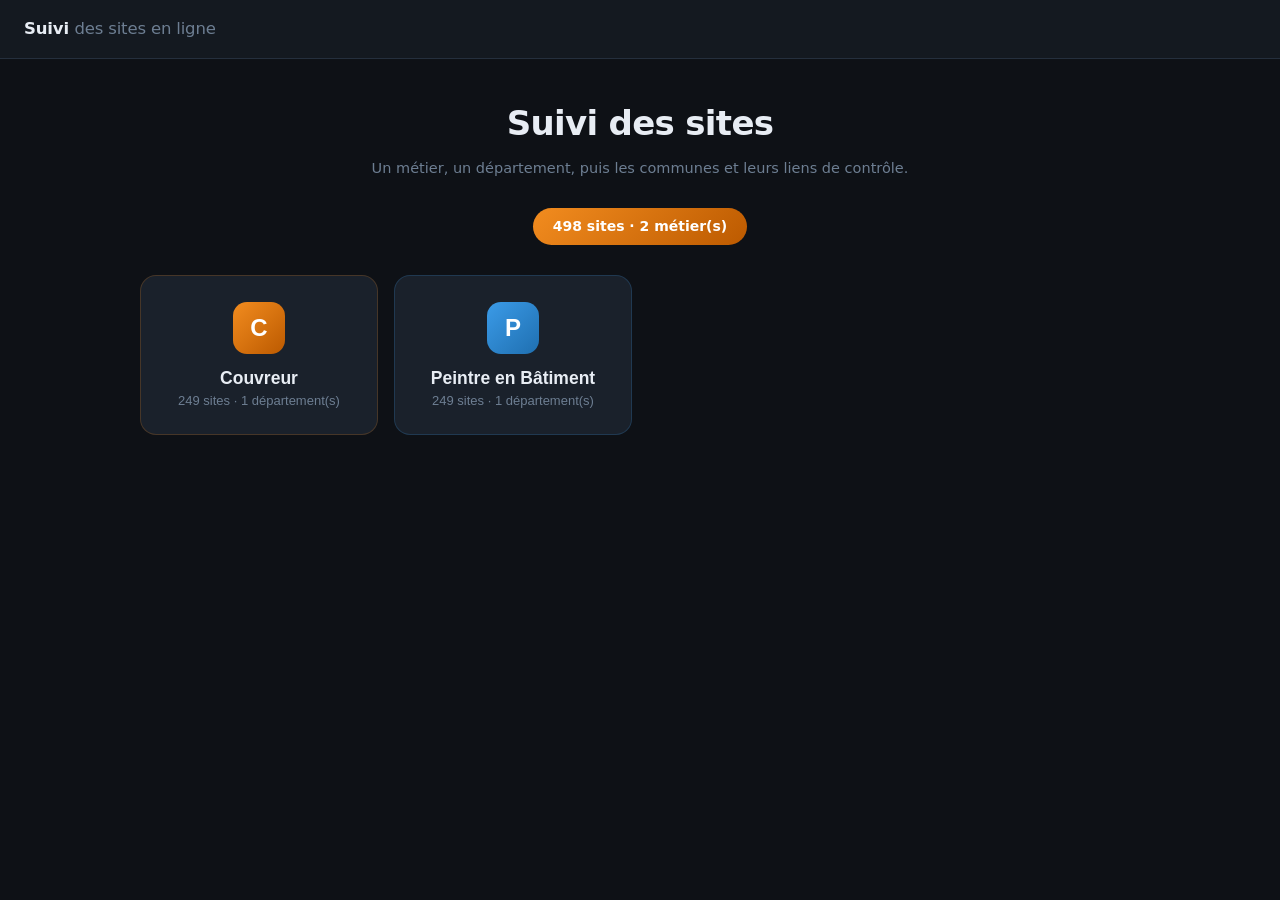
<file: dashboard.html>
<!DOCTYPE html>
<html lang="fr">
<head>
<meta charset="UTF-8">
<meta name="viewport" content="width=device-width, initial-scale=1.0">
<meta name="robots" content="noindex, nofollow">
<title>Suivi des sites en ligne</title>
<style>
  :root{
    --bg:#0E1116; --bg2:#141920; --surface:#1A212B; --surface2:#212A36;
    --line:#252F3D; --line2:#334153;
    --ink:#E8EDF4; --ink2:#A3B2C4; --ink3:#6D7E92;
    --ok:#35C08A; --attente:#C9922E;
    --accent:#F28C1F; --accent2:#BC5A00;
    --mono:ui-monospace,SFMono-Regular,Menlo,Consolas,monospace;
  }
  *{box-sizing:border-box;margin:0;padding:0}
  body{font:16px/1.55 system-ui,-apple-system,"Segoe UI",Roboto,sans-serif;
       background:var(--bg);color:var(--ink);min-height:100vh}

  .entete{border-bottom:1px solid var(--line);background:var(--bg2);
          padding:16px 24px;display:flex;align-items:center;gap:16px;
          position:sticky;top:0;z-index:20}
  .marque{font-weight:700;font-size:16.5px;letter-spacing:-.01em}
  .marque span{color:var(--ink3);font-weight:500}
  .fil{margin-left:auto;display:flex;align-items:center;gap:8px;
       font-size:13.5px;color:var(--ink3);flex-wrap:wrap}
  .fil button{background:none;border:0;color:var(--accent);cursor:pointer;
              font:600 13.5px system-ui;padding:0}
  .fil button:hover{text-decoration:underline}

  .page{max-width:1240px;margin:0 auto;padding:38px 24px 90px}
  h1{font-size:34px;letter-spacing:-.02em;text-align:center;margin-bottom:8px}
  .sous{text-align:center;color:var(--ink3);font-size:14.5px;margin-bottom:28px}
  .pilule{display:block;width:fit-content;margin:0 auto 30px;
          background:linear-gradient(135deg,var(--accent),var(--accent2));
          color:#fff;font-weight:600;font-size:14px;padding:8px 20px;border-radius:999px}

  input[type=search]{display:block;width:100%;max-width:620px;margin:0 auto 26px;
    font:15.5px system-ui;padding:13px 18px;border:1px solid var(--line2);
    border-radius:11px;background:var(--surface);color:var(--ink)}
  input[type=search]::placeholder{color:var(--ink3)}
  input[type=search]:focus{outline:0;border-color:var(--accent)}

  .cartes{display:grid;grid-template-columns:repeat(auto-fill,minmax(258px,1fr));gap:16px}
  .carte{position:relative;overflow:hidden;border:0;border-radius:15px;
         background:linear-gradient(135deg,var(--accent) 0%,var(--accent2) 100%);
         padding:20px 22px;cursor:pointer;text-align:left;color:#fff;
         box-shadow:0 6px 18px rgba(0,0,0,.30);
         transition:transform .16s ease,box-shadow .16s ease}
  .carte:hover{transform:translateY(-3px);box-shadow:0 12px 28px rgba(0,0,0,.42)}
  /* voile diagonal : donne du relief au dégradé sans changer la teinte */
  .carte::after{content:"";position:absolute;inset:0;pointer-events:none;
    background:linear-gradient(160deg,rgba(255,255,255,.16),rgba(255,255,255,0) 55%)}
  .carte>*{position:relative;z-index:1}
  .carte h3{font-size:17.5px;color:#fff;margin-bottom:7px;padding-right:38px}
  .carte .n{font-size:19px;font-weight:700;color:#fff;line-height:1.15}
  .carte .l{font-size:13.5px;color:rgba(255,255,255,.84);margin-top:2px}
  .carte .globe{position:absolute;top:15px;right:15px;z-index:2;
    width:34px;height:34px;border-radius:50%;background:rgba(255,255,255,.24);
    display:grid;place-items:center;font-size:15px;text-decoration:none;
    border:1px solid rgba(255,255,255,.28);transition:background .15s,transform .15s}
  .carte .globe:hover{background:rgba(255,255,255,.42);transform:scale(1.08)}
  .carte .barre{height:5px;border-radius:3px;background:rgba(255,255,255,.26);
    margin-top:15px;overflow:hidden}
  .carte .barre i{display:block;height:100%;background:#fff;border-radius:3px}
  .carte .pct{font-size:12.5px;color:rgba(255,255,255,.86);margin-top:7px}

  /* Métiers */
  .metiers{display:grid;grid-template-columns:repeat(auto-fill,minmax(230px,1fr));gap:16px;
           max-width:1000px;margin:0 auto}
  .metier{background:var(--surface);border:1px solid var(--line);border-radius:16px;
          padding:26px 20px;text-align:center;cursor:pointer;color:inherit;
          transition:border-color .15s,transform .15s}
  .metier:hover{transform:translateY(-3px)}
  .metier .pastille{width:52px;height:52px;border-radius:14px;margin:0 auto 14px;
                    display:grid;place-items:center;font-size:24px;font-weight:700;color:#fff}
  .metier h3{font-size:17.5px;margin-bottom:4px}
  .metier p{font-size:13px;color:var(--ink3)}

  /* Lignes de communes */
  .liste{border:1px solid var(--line);border-radius:14px;overflow:hidden;background:var(--surface)}
  .liste .tete{background:linear-gradient(135deg,var(--accent),var(--accent2));
               color:#fff;font-weight:600;font-size:14.5px;padding:13px 18px;
               display:flex;align-items:center;gap:9px;flex-wrap:wrap}
  .ligne{display:flex;align-items:center;gap:14px;padding:11px 18px;
         border-top:1px solid var(--line)}
  .ligne:hover{background:var(--surface2)}
  .rang{width:44px;color:var(--ink3);font-size:13px;font-variant-numeric:tabular-nums;flex-shrink:0}
  .hote{flex:1;min-width:0;font-family:var(--mono);font-size:13.5px;
        overflow:hidden;text-overflow:ellipsis;white-space:nowrap}
  .hote b{font-family:system-ui;font-size:14.5px;font-weight:600;color:var(--ink)}
  .hote em{font-style:normal;color:var(--ink3);display:block;font-size:12.5px}
  .etat{width:8px;height:8px;border-radius:50%;background:var(--attente);flex-shrink:0}
  .ligne[data-https="1"] .etat{background:var(--ok)}
  .actions{display:flex;gap:6px;flex-shrink:0}
  .actions a{width:36px;height:34px;display:grid;place-items:center;border-radius:8px;
             background:var(--surface2);border:1px solid var(--line2);color:var(--ink2);
             text-decoration:none;font:600 12px system-ui;transition:all .13s}
  .actions a:hover{background:var(--accent);border-color:var(--accent);color:#fff}
  @media(max-width:720px){
    .ligne{flex-wrap:wrap} .rang{width:28px}
    .actions{width:100%;justify-content:flex-end}
  }
  .vide{text-align:center;color:var(--ink3);padding:46px 0}
</style>
</head>
<body>

<header class="entete">
  <div class="marque">Suivi <span>des sites en ligne</span></div>
  <nav class="fil" id="fil"></nav>
</header>

<div class="page" id="vue"></div>

<script>
const D = {"metiers":[{"slug":"couvreur","nom":"Couvreur","motcle":"couvreur","accent":{"c":"#F28C1F","c2":"#BC5A00"},"departements":[{"rel":"couvreur/gironde","nom":"Gironde","dep":"33","domain":"couvreur-gironde-33.fr","https":["abzac","bordeaux","merignac","pessac","talence","villenave-d-ornon","saint-medard-en-jalles","begles","cenon","la-teste-de-buch","gradignan","libourne","eysines","le-bouscat","lormont","gujan-mestras","bruges","floirac","ambares-et-lagrave","cestas","blanquefort","saint-andre-de-cubzac","andernos-les-bains","le-haillan","mios","arcachon","biganos","le-taillan-medoc","leognan","parempuyre","saint-loubes","audenge","saint-jean-d-illac","le-teich","coutras","artigues-pres-bordeaux","carbon-blanc","lege-cap-ferret","salles","martignas-sur-jalle","bassens","saint-aubin-de-medoc","langon","lanton","le-pian-medoc","cadaujac","ares","izon","belin-beliet","canejan","lesparre-medoc","saint-denis-de-pile","le-barp","marcheprime"],"communes":[{"slug":"bordeaux","nom":"Bordeaux","pop":261804},{"slug":"merignac","nom":"Mérignac","pop":75729},{"slug":"pessac","nom":"Pessac","pop":66760},{"slug":"talence","nom":"Talence","pop":45225},{"slug":"villenave-d-ornon","nom":"Villenave-d'Ornon","pop":40500},{"slug":"saint-medard-en-jalles","nom":"Saint-Médard-en-Jalles","pop":32538},{"slug":"begles","nom":"Bègles","pop":30813},{"slug":"cenon","nom":"Cenon","pop":26778},{"slug":"la-teste-de-buch","nom":"La Teste-de-Buch","pop":26556},{"slug":"gradignan","nom":"Gradignan","pop":25835},{"slug":"libourne","nom":"Libourne","pop":24557},{"slug":"eysines","nom":"Eysines","pop":24374},{"slug":"le-bouscat","nom":"Le Bouscat","pop":24339},{"slug":"lormont","nom":"Lormont","pop":23291},{"slug":"gujan-mestras","nom":"Gujan-Mestras","pop":22399},{"slug":"bruges","nom":"Bruges","pop":20215},{"slug":"floirac","nom":"Floirac","pop":17749},{"slug":"ambares-et-lagrave","nom":"Ambarès-et-Lagrave","pop":16798},{"slug":"cestas","nom":"Cestas","pop":16789},{"slug":"blanquefort","nom":"Blanquefort","pop":16004},{"slug":"saint-andre-de-cubzac","nom":"Saint-André-de-Cubzac","pop":12854},{"slug":"andernos-les-bains","nom":"Andernos-les-Bains","pop":12472},{"slug":"le-haillan","nom":"Le Haillan","pop":11572},{"slug":"mios","nom":"Mios","pop":11469},{"slug":"arcachon","nom":"Arcachon","pop":11259},{"slug":"biganos","nom":"Biganos","pop":11095},{"slug":"le-taillan-medoc","nom":"Le Taillan-Médoc","pop":10727},{"slug":"leognan","nom":"Léognan","pop":10708},{"slug":"parempuyre","nom":"Parempuyre","pop":10142},{"slug":"saint-loubes","nom":"Saint-Loubès","pop":10005},{"slug":"audenge","nom":"Audenge","pop":9371},{"slug":"saint-jean-d-illac","nom":"Saint-Jean-d'Illac","pop":9304},{"slug":"le-teich","nom":"Le Teich","pop":9004},{"slug":"coutras","nom":"Coutras","pop":8669},{"slug":"artigues-pres-bordeaux","nom":"Artigues-près-Bordeaux","pop":8645},{"slug":"carbon-blanc","nom":"Carbon-Blanc","pop":8300},{"slug":"lege-cap-ferret","nom":"Lège-Cap-Ferret","pop":8193},{"slug":"salles","nom":"Salles","pop":7887},{"slug":"martignas-sur-jalle","nom":"Martignas-sur-Jalle","pop":7850},{"slug":"bassens","nom":"Bassens","pop":7842},{"slug":"saint-aubin-de-medoc","nom":"Saint-Aubin-de-Médoc","pop":7583},{"slug":"langon","nom":"Langon","pop":7345},{"slug":"lanton","nom":"Lanton","pop":7276},{"slug":"le-pian-medoc","nom":"Le Pian-Médoc","pop":7105},{"slug":"cadaujac","nom":"Cadaujac","pop":6671},{"slug":"ares","nom":"Arès","pop":6441},{"slug":"izon","nom":"Izon","pop":6320},{"slug":"belin-beliet","nom":"Belin-Béliet","pop":6039},{"slug":"canejan","nom":"Canéjan","pop":5916},{"slug":"lesparre-medoc","nom":"Lesparre-Médoc","pop":5844},{"slug":"saint-denis-de-pile","nom":"Saint-Denis-de-Pile","pop":5816},{"slug":"le-barp","nom":"Le Barp","pop":5654},{"slug":"marcheprime","nom":"Marcheprime","pop":5367},{"slug":"ludon-medoc","nom":"Ludon-Médoc","pop":5352},{"slug":"pauillac","nom":"Pauillac","pop":5098},{"slug":"tresses","nom":"Tresses","pop":5086},{"slug":"lacanau","nom":"Lacanau","pop":5031},{"slug":"blaye","nom":"Blaye","pop":4957},{"slug":"saint-laurent-medoc","nom":"Saint-Laurent-Médoc","pop":4940},{"slug":"sainte-eulalie","nom":"Sainte-Eulalie","pop":4925},{"slug":"creon","nom":"Créon","pop":4880},{"slug":"saint-sulpice-et-cameyrac","nom":"Saint-Sulpice-et-Cameyrac","pop":4879},{"slug":"castelnau-de-medoc","nom":"Castelnau-de-Médoc","pop":4829},{"slug":"bazas","nom":"Bazas","pop":4799},{"slug":"sadirac","nom":"Sadirac","pop":4687},{"slug":"macau","nom":"Macau","pop":4527},{"slug":"la-brede","nom":"La Brède","pop":4469},{"slug":"pineuilh","nom":"Pineuilh","pop":4409},{"slug":"la-reole","nom":"La Réole","pop":4396},{"slug":"carignan-de-bordeaux","nom":"Carignan-de-Bordeaux","pop":4237},{"slug":"vayres","nom":"Vayres","pop":4204},{"slug":"hourtin","nom":"Hourtin","pop":3983},{"slug":"arsac","nom":"Arsac","pop":3956},{"slug":"bouliac","nom":"Bouliac","pop":3773},{"slug":"val-de-virvee","nom":"Val de Virvée","pop":3705},{"slug":"latresne","nom":"Latresne","pop":3639},{"slug":"saint-selve","nom":"Saint-Selve","pop":3578},{"slug":"martillac","nom":"Martillac","pop":3504},{"slug":"montussan","nom":"Montussan","pop":3451},{"slug":"saint-caprais-de-bordeaux","nom":"Saint-Caprais-de-Bordeaux","pop":3440},{"slug":"fargues-saint-hilaire","nom":"Fargues-Saint-Hilaire","pop":3404},{"slug":"pompignac","nom":"Pompignac","pop":3393},{"slug":"saucats","nom":"Saucats","pop":3388},{"slug":"le-porge","nom":"Le Porge","pop":3371},{"slug":"saint-savin","nom":"Saint-Savin","pop":3347},{"slug":"podensac","nom":"Podensac","pop":3285},{"slug":"castillon-la-bataille","nom":"Castillon-la-Bataille","pop":3279},{"slug":"saint-medard-d-eyrans","nom":"Saint-Médard-d'Eyrans","pop":3263},{"slug":"ambes","nom":"Ambès","pop":3207},{"slug":"saint-seurin-sur-l-isle","nom":"Saint-Seurin-sur-l'Isle","pop":3151},{"slug":"camblanes-et-meynac","nom":"Camblanes-et-Meynac","pop":3093},{"slug":"saint-ciers-sur-gironde","nom":"Saint-Ciers-sur-Gironde","pop":3081},{"slug":"avensan","nom":"Avensan","pop":3076},{"slug":"galgon","nom":"Galgon","pop":3058},{"slug":"sainte-helene","nom":"Sainte-Hélène","pop":3004},{"slug":"soulac-sur-mer","nom":"Soulac-sur-Mer","pop":2922},{"slug":"yvrac","nom":"Yvrac","pop":2881},{"slug":"margaux-cantenac","nom":"Margaux-Cantenac","pop":2831},{"slug":"laruscade","nom":"Laruscade","pop":2814},{"slug":"toulenne","nom":"Toulenne","pop":2813},{"slug":"listrac-medoc","nom":"Listrac-Médoc","pop":2796},{"slug":"cadillac-sur-garonne","nom":"Cadillac-sur-Garonne","pop":2785},{"slug":"salleboeuf","nom":"Sallebœuf","pop":2728},{"slug":"cezac","nom":"Cézac","pop":2694},{"slug":"vendays-montalivet","nom":"Vendays-Montalivet","pop":2684},{"slug":"portets","nom":"Portets","pop":2676},{"slug":"saint-quentin-de-baron","nom":"Saint-Quentin-de-Baron","pop":2675},{"slug":"la-lande-de-fronsac","nom":"La Lande-de-Fronsac","pop":2659},{"slug":"sainte-foy-la-grande","nom":"Sainte-Foy-la-Grande","pop":2615},{"slug":"beychac-et-caillau","nom":"Beychac-et-Caillau","pop":2590},{"slug":"cubzac-les-ponts","nom":"Cubzac-les-Ponts","pop":2581},{"slug":"castres-gironde","nom":"Castres-Gironde","pop":2575},{"slug":"saint-yzan-de-soudiac","nom":"Saint-Yzan-de-Soudiac","pop":2527},{"slug":"beautiran","nom":"Beautiran","pop":2443},{"slug":"carcans","nom":"Carcans","pop":2418},{"slug":"cabanac-et-villagrains","nom":"Cabanac-et-Villagrains","pop":2404},{"slug":"pugnac","nom":"Pugnac","pop":2392},{"slug":"saint-medard-de-guizieres","nom":"Saint-Médard-de-Guizières","pop":2389},{"slug":"cavignac","nom":"Cavignac","pop":2388},{"slug":"cussac-fort-medoc","nom":"Cussac-Fort-Médoc","pop":2372},{"slug":"gaillan-en-medoc","nom":"Gaillan-en-Médoc","pop":2365},{"slug":"bourg","nom":"Bourg","pop":2283},{"slug":"saint-germain-du-puch","nom":"Saint-Germain-du-Puch","pop":2276},{"slug":"cissac-medoc","nom":"Cissac-Médoc","pop":2262},{"slug":"quinsac","nom":"Quinsac","pop":2215},{"slug":"landiras","nom":"Landiras","pop":2191},{"slug":"langoiran","nom":"Langoiran","pop":2191},{"slug":"peujard","nom":"Peujard","pop":2167},{"slug":"les-eglisottes-et-chalaures","nom":"Les Églisottes-et-Chalaures","pop":2147},{"slug":"preignac","nom":"Preignac","pop":2145},{"slug":"saint-louis-de-montferrand","nom":"Saint-Louis-de-Montferrand","pop":2144},{"slug":"cerons","nom":"Cérons","pop":2132},{"slug":"cenac","nom":"Cénac","pop":2131},{"slug":"saint-magne-de-castillon","nom":"Saint-Magne-de-Castillon","pop":2090},{"slug":"barsac","nom":"Barsac","pop":2065},{"slug":"targon","nom":"Targon","pop":2044},{"slug":"saint-maixant","nom":"Saint-Maixant","pop":2033},{"slug":"arveyres","nom":"Arveyres","pop":2029},{"slug":"saint-macaire","nom":"Saint-Macaire","pop":2017},{"slug":"abzac","nom":"Abzac","pop":2013},{"slug":"genissac","nom":"Génissac","pop":2007},{"slug":"saint-gervais","nom":"Saint-Gervais","pop":1948},{"slug":"moulis-en-medoc","nom":"Moulis-en-Médoc","pop":1908},{"slug":"sainte-terre","nom":"Sainte-Terre","pop":1897},{"slug":"saint-christoly-de-blaye","nom":"Saint-Christoly-de-Blaye","pop":1877},{"slug":"sauveterre-de-guyenne","nom":"Sauveterre-de-Guyenne","pop":1868},{"slug":"saint-symphorien","nom":"Saint-Symphorien","pop":1824},{"slug":"berson","nom":"Berson","pop":1821},{"slug":"cambes","nom":"Cambes","pop":1810},{"slug":"cubnezais","nom":"Cubnezais","pop":1807},{"slug":"saint-vivien-de-medoc","nom":"Saint-Vivien-de-Médoc","pop":1796},{"slug":"val-de-livenne","nom":"Val-de-Livenne","pop":1793},{"slug":"saint-morillon","nom":"Saint-Morillon","pop":1786},{"slug":"roaillan","nom":"Roaillan","pop":1777},{"slug":"saint-emilion","nom":"Saint-Émilion","pop":1769},{"slug":"soussans","nom":"Soussans","pop":1692},{"slug":"noaillan","nom":"Noaillan","pop":1662},{"slug":"les-peintures","nom":"Les Peintures","pop":1646},{"slug":"saint-mariens","nom":"Saint-Mariens","pop":1628},{"slug":"guitres","nom":"Guîtres","pop":1622},{"slug":"reignac","nom":"Reignac","pop":1622},{"slug":"saint-estephe","nom":"Saint-Estèphe","pop":1617},{"slug":"lagorce","nom":"Lagorce","pop":1616},{"slug":"fargues","nom":"Fargues","pop":1613},{"slug":"monsegur","nom":"Monségur","pop":1591},{"slug":"la-sauve","nom":"La Sauve","pop":1586},{"slug":"grayan-et-l-hopital","nom":"Grayan-et-l'Hôpital","pop":1542},{"slug":"etauliers","nom":"Étauliers","pop":1534},{"slug":"saint-laurent-d-arce","nom":"Saint-Laurent-d'Arce","pop":1526},{"slug":"montagne","nom":"Montagne","pop":1525},{"slug":"castets-et-castillon","nom":"Castets et Castillon","pop":1513},{"slug":"saint-ciers-d-abzac","nom":"Saint-Ciers-d'Abzac","pop":1513},{"slug":"braud-et-saint-louis","nom":"Braud-et-Saint-Louis","pop":1510},{"slug":"rions","nom":"Rions","pop":1500},{"slug":"hostens","nom":"Hostens","pop":1488},{"slug":"saint-avit-saint-nazaire","nom":"Saint-Avit-Saint-Nazaire","pop":1488},{"slug":"gauriaguet","nom":"Gauriaguet","pop":1478},{"slug":"prignac-et-marcamps","nom":"Prignac-et-Marcamps","pop":1420},{"slug":"ayguemorte-les-graves","nom":"Ayguemorte-les-Graves","pop":1394},{"slug":"illats","nom":"Illats","pop":1387},{"slug":"lugon-et-l-ile-du-carnay","nom":"Lugon-et-l'Île-du-Carnay","pop":1386},{"slug":"le-verdon-sur-mer","nom":"Le Verdon-sur-Mer","pop":1369},{"slug":"arbanats","nom":"Arbanats","pop":1353},{"slug":"queyrac","nom":"Queyrac","pop":1346},{"slug":"cadillac-en-fronsadais","nom":"Cadillac-en-Fronsadais","pop":1345},{"slug":"lamarque","nom":"Lamarque","pop":1337},{"slug":"captieux","nom":"Captieux","pop":1336},{"slug":"saint-sulpice-de-faleyrens","nom":"Saint-Sulpice-de-Faleyrens","pop":1319},{"slug":"tauriac","nom":"Tauriac","pop":1318},{"slug":"saint-germain-d-esteuil","nom":"Saint-Germain-d'Esteuil","pop":1315},{"slug":"gironde-sur-dropt","nom":"Gironde-sur-Dropt","pop":1311},{"slug":"sablons","nom":"Sablons","pop":1310},{"slug":"branne","nom":"Branne","pop":1309},{"slug":"saint-pierre-d-aurillac","nom":"Saint-Pierre-d'Aurillac","pop":1309},{"slug":"vertheuil","nom":"Vertheuil","pop":1306},{"slug":"virsac","nom":"Virsac","pop":1305},{"slug":"villegouge","nom":"Villegouge","pop":1281},{"slug":"cartelegue","nom":"Cartelègue","pop":1261},{"slug":"saint-sauveur","nom":"Saint-Sauveur","pop":1258},{"slug":"rauzan","nom":"Rauzan","pop":1249},{"slug":"saint-pierre-de-mons","nom":"Saint-Pierre-de-Mons","pop":1236},{"slug":"salaunes","nom":"Salaunes","pop":1227},{"slug":"marsas","nom":"Marsas","pop":1226},{"slug":"cars","nom":"Cars","pop":1211},{"slug":"beguey","nom":"Béguey","pop":1208},{"slug":"paillet","nom":"Paillet","pop":1207},{"slug":"grignols","nom":"Grignols","pop":1202},{"slug":"baron","nom":"Baron","pop":1193},{"slug":"perissac","nom":"Périssac","pop":1186},{"slug":"lussac","nom":"Lussac","pop":1184},{"slug":"saint-magne","nom":"Saint-Magne","pop":1172},{"slug":"saint-martin-lacaussade","nom":"Saint-Martin-Lacaussade","pop":1166},{"slug":"les-billaux","nom":"Les Billaux","pop":1165},{"slug":"bernos-beaulac","nom":"Bernos-Beaulac","pop":1136},{"slug":"villandraut","nom":"Villandraut","pop":1131},{"slug":"lamothe-landerron","nom":"Lamothe-Landerron","pop":1121},{"slug":"fronsac","nom":"Fronsac","pop":1120},{"slug":"les-artigues-de-lussac","nom":"Les Artigues-de-Lussac","pop":1114},{"slug":"virelade","nom":"Virelade","pop":1109},{"slug":"caudrot","nom":"Caudrot","pop":1106},{"slug":"loupiac","nom":"Loupiac","pop":1097},{"slug":"vensac","nom":"Vensac","pop":1095},{"slug":"naujac-sur-mer","nom":"Naujac-sur-Mer","pop":1086},{"slug":"tabanac","nom":"Tabanac","pop":1085},{"slug":"coimeres","nom":"Coimères","pop":1073},{"slug":"lugos","nom":"Lugos","pop":1066},{"slug":"auros","nom":"Auros","pop":1047},{"slug":"maransin","nom":"Maransin","pop":1040},{"slug":"prechac","nom":"Préchac","pop":1040},{"slug":"verdelais","nom":"Verdelais","pop":1035},{"slug":"mouliets-et-villemartin","nom":"Mouliets-et-Villemartin","pop":1025},{"slug":"bonnetan","nom":"Bonnetan","pop":1024},{"slug":"camarsac","nom":"Camarsac","pop":1022},{"slug":"moulon","nom":"Moulon","pop":1022},{"slug":"saint-paul","nom":"Saint-Paul","pop":1021},{"slug":"saint-vincent-de-paul","nom":"Saint-Vincent-de-Paul","pop":997},{"slug":"baurech","nom":"Baurech","pop":965},{"slug":"jau-dignac-et-loirac","nom":"Jau-Dignac-et-Loirac","pop":956},{"slug":"saint-girons-d-aiguevives","nom":"Saint-Girons-d'Aiguevives","pop":953},{"slug":"le-pian-sur-garonne","nom":"Le Pian-sur-Garonne","pop":949},{"slug":"blasimon","nom":"Blasimon","pop":940},{"slug":"plassac","nom":"Plassac","pop":939},{"slug":"saint-genes-de-fronsac","nom":"Saint-Genès-de-Fronsac","pop":933},{"slug":"verac","nom":"Vérac","pop":930},{"slug":"donnezac","nom":"Donnezac","pop":927},{"slug":"saint-romain-la-virvee","nom":"Saint-Romain-la-Virvée","pop":922},{"slug":"loupes","nom":"Loupes","pop":916},{"slug":"anglade","nom":"Anglade","pop":906},{"slug":"begadan","nom":"Bégadan","pop":901}]}]},{"slug":"peintre","nom":"Peintre en Bâtiment","motcle":"peintre en batiment","accent":{"c":"#3B9BE8","c2":"#1F6FB0"},"departements":[{"rel":"peintre/gironde","nom":"Gironde","dep":"33","domain":"artisan-peintre-pro-33.fr","https":["bordeaux","merignac","talence","villenave-d-ornon","saint-medard-en-jalles","begles","cenon","la-teste-de-buch","gradignan","libourne","eysines","le-bouscat","lormont","gujan-mestras","bruges","floirac","ambares-et-lagrave","cestas","blanquefort","saint-andre-de-cubzac","andernos-les-bains","le-haillan","mios","arcachon","biganos","le-taillan-medoc","leognan","parempuyre","saint-loubes","audenge","saint-jean-d-illac","le-teich","coutras","carbon-blanc","artigues-pres-bordeaux","lege-cap-ferret","salles","martignas-sur-jalle","bassens","saint-aubin-de-medoc","langon","le-pian-medoc","lanton","ares","cadaujac","izon","belin-beliet","canejan","lesparre-medoc","saint-denis-de-pile","le-barp"],"communes":[{"slug":"bordeaux","nom":"Bordeaux","pop":261804},{"slug":"merignac","nom":"Mérignac","pop":75729},{"slug":"pessac","nom":"Pessac","pop":66760},{"slug":"talence","nom":"Talence","pop":45225},{"slug":"villenave-d-ornon","nom":"Villenave-d'Ornon","pop":40500},{"slug":"saint-medard-en-jalles","nom":"Saint-Médard-en-Jalles","pop":32538},{"slug":"begles","nom":"Bègles","pop":30813},{"slug":"cenon","nom":"Cenon","pop":26778},{"slug":"la-teste-de-buch","nom":"La Teste-de-Buch","pop":26556},{"slug":"gradignan","nom":"Gradignan","pop":25835},{"slug":"libourne","nom":"Libourne","pop":24557},{"slug":"eysines","nom":"Eysines","pop":24374},{"slug":"le-bouscat","nom":"Le Bouscat","pop":24339},{"slug":"lormont","nom":"Lormont","pop":23291},{"slug":"gujan-mestras","nom":"Gujan-Mestras","pop":22399},{"slug":"bruges","nom":"Bruges","pop":20215},{"slug":"floirac","nom":"Floirac","pop":17749},{"slug":"ambares-et-lagrave","nom":"Ambarès-et-Lagrave","pop":16798},{"slug":"cestas","nom":"Cestas","pop":16789},{"slug":"blanquefort","nom":"Blanquefort","pop":16004},{"slug":"saint-andre-de-cubzac","nom":"Saint-André-de-Cubzac","pop":12854},{"slug":"andernos-les-bains","nom":"Andernos-les-Bains","pop":12472},{"slug":"le-haillan","nom":"Le Haillan","pop":11572},{"slug":"mios","nom":"Mios","pop":11469},{"slug":"arcachon","nom":"Arcachon","pop":11259},{"slug":"biganos","nom":"Biganos","pop":11095},{"slug":"le-taillan-medoc","nom":"Le Taillan-Médoc","pop":10727},{"slug":"leognan","nom":"Léognan","pop":10708},{"slug":"parempuyre","nom":"Parempuyre","pop":10142},{"slug":"saint-loubes","nom":"Saint-Loubès","pop":10005},{"slug":"audenge","nom":"Audenge","pop":9371},{"slug":"saint-jean-d-illac","nom":"Saint-Jean-d'Illac","pop":9304},{"slug":"le-teich","nom":"Le Teich","pop":9004},{"slug":"coutras","nom":"Coutras","pop":8669},{"slug":"artigues-pres-bordeaux","nom":"Artigues-près-Bordeaux","pop":8645},{"slug":"carbon-blanc","nom":"Carbon-Blanc","pop":8300},{"slug":"lege-cap-ferret","nom":"Lège-Cap-Ferret","pop":8193},{"slug":"salles","nom":"Salles","pop":7887},{"slug":"martignas-sur-jalle","nom":"Martignas-sur-Jalle","pop":7850},{"slug":"bassens","nom":"Bassens","pop":7842},{"slug":"saint-aubin-de-medoc","nom":"Saint-Aubin-de-Médoc","pop":7583},{"slug":"langon","nom":"Langon","pop":7345},{"slug":"lanton","nom":"Lanton","pop":7276},{"slug":"le-pian-medoc","nom":"Le Pian-Médoc","pop":7105},{"slug":"cadaujac","nom":"Cadaujac","pop":6671},{"slug":"ares","nom":"Arès","pop":6441},{"slug":"izon","nom":"Izon","pop":6320},{"slug":"belin-beliet","nom":"Belin-Béliet","pop":6039},{"slug":"canejan","nom":"Canéjan","pop":5916},{"slug":"lesparre-medoc","nom":"Lesparre-Médoc","pop":5844},{"slug":"saint-denis-de-pile","nom":"Saint-Denis-de-Pile","pop":5816},{"slug":"le-barp","nom":"Le Barp","pop":5654},{"slug":"marcheprime","nom":"Marcheprime","pop":5367},{"slug":"ludon-medoc","nom":"Ludon-Médoc","pop":5352},{"slug":"pauillac","nom":"Pauillac","pop":5098},{"slug":"tresses","nom":"Tresses","pop":5086},{"slug":"lacanau","nom":"Lacanau","pop":5031},{"slug":"blaye","nom":"Blaye","pop":4957},{"slug":"saint-laurent-medoc","nom":"Saint-Laurent-Médoc","pop":4940},{"slug":"sainte-eulalie","nom":"Sainte-Eulalie","pop":4925},{"slug":"creon","nom":"Créon","pop":4880},{"slug":"saint-sulpice-et-cameyrac","nom":"Saint-Sulpice-et-Cameyrac","pop":4879},{"slug":"castelnau-de-medoc","nom":"Castelnau-de-Médoc","pop":4829},{"slug":"bazas","nom":"Bazas","pop":4799},{"slug":"sadirac","nom":"Sadirac","pop":4687},{"slug":"macau","nom":"Macau","pop":4527},{"slug":"la-brede","nom":"La Brède","pop":4469},{"slug":"pineuilh","nom":"Pineuilh","pop":4409},{"slug":"la-reole","nom":"La Réole","pop":4396},{"slug":"carignan-de-bordeaux","nom":"Carignan-de-Bordeaux","pop":4237},{"slug":"vayres","nom":"Vayres","pop":4204},{"slug":"hourtin","nom":"Hourtin","pop":3983},{"slug":"arsac","nom":"Arsac","pop":3956},{"slug":"bouliac","nom":"Bouliac","pop":3773},{"slug":"val-de-virvee","nom":"Val de Virvée","pop":3705},{"slug":"latresne","nom":"Latresne","pop":3639},{"slug":"saint-selve","nom":"Saint-Selve","pop":3578},{"slug":"martillac","nom":"Martillac","pop":3504},{"slug":"montussan","nom":"Montussan","pop":3451},{"slug":"saint-caprais-de-bordeaux","nom":"Saint-Caprais-de-Bordeaux","pop":3440},{"slug":"fargues-saint-hilaire","nom":"Fargues-Saint-Hilaire","pop":3404},{"slug":"pompignac","nom":"Pompignac","pop":3393},{"slug":"saucats","nom":"Saucats","pop":3388},{"slug":"le-porge","nom":"Le Porge","pop":3371},{"slug":"saint-savin","nom":"Saint-Savin","pop":3347},{"slug":"podensac","nom":"Podensac","pop":3285},{"slug":"castillon-la-bataille","nom":"Castillon-la-Bataille","pop":3279},{"slug":"saint-medard-d-eyrans","nom":"Saint-Médard-d'Eyrans","pop":3263},{"slug":"ambes","nom":"Ambès","pop":3207},{"slug":"saint-seurin-sur-l-isle","nom":"Saint-Seurin-sur-l'Isle","pop":3151},{"slug":"camblanes-et-meynac","nom":"Camblanes-et-Meynac","pop":3093},{"slug":"saint-ciers-sur-gironde","nom":"Saint-Ciers-sur-Gironde","pop":3081},{"slug":"avensan","nom":"Avensan","pop":3076},{"slug":"galgon","nom":"Galgon","pop":3058},{"slug":"sainte-helene","nom":"Sainte-Hélène","pop":3004},{"slug":"soulac-sur-mer","nom":"Soulac-sur-Mer","pop":2922},{"slug":"yvrac","nom":"Yvrac","pop":2881},{"slug":"margaux-cantenac","nom":"Margaux-Cantenac","pop":2831},{"slug":"laruscade","nom":"Laruscade","pop":2814},{"slug":"toulenne","nom":"Toulenne","pop":2813},{"slug":"listrac-medoc","nom":"Listrac-Médoc","pop":2796},{"slug":"cadillac-sur-garonne","nom":"Cadillac-sur-Garonne","pop":2785},{"slug":"salleboeuf","nom":"Sallebœuf","pop":2728},{"slug":"cezac","nom":"Cézac","pop":2694},{"slug":"vendays-montalivet","nom":"Vendays-Montalivet","pop":2684},{"slug":"portets","nom":"Portets","pop":2676},{"slug":"saint-quentin-de-baron","nom":"Saint-Quentin-de-Baron","pop":2675},{"slug":"la-lande-de-fronsac","nom":"La Lande-de-Fronsac","pop":2659},{"slug":"sainte-foy-la-grande","nom":"Sainte-Foy-la-Grande","pop":2615},{"slug":"beychac-et-caillau","nom":"Beychac-et-Caillau","pop":2590},{"slug":"cubzac-les-ponts","nom":"Cubzac-les-Ponts","pop":2581},{"slug":"castres-gironde","nom":"Castres-Gironde","pop":2575},{"slug":"saint-yzan-de-soudiac","nom":"Saint-Yzan-de-Soudiac","pop":2527},{"slug":"beautiran","nom":"Beautiran","pop":2443},{"slug":"carcans","nom":"Carcans","pop":2418},{"slug":"cabanac-et-villagrains","nom":"Cabanac-et-Villagrains","pop":2404},{"slug":"pugnac","nom":"Pugnac","pop":2392},{"slug":"saint-medard-de-guizieres","nom":"Saint-Médard-de-Guizières","pop":2389},{"slug":"cavignac","nom":"Cavignac","pop":2388},{"slug":"cussac-fort-medoc","nom":"Cussac-Fort-Médoc","pop":2372},{"slug":"gaillan-en-medoc","nom":"Gaillan-en-Médoc","pop":2365},{"slug":"bourg","nom":"Bourg","pop":2283},{"slug":"saint-germain-du-puch","nom":"Saint-Germain-du-Puch","pop":2276},{"slug":"cissac-medoc","nom":"Cissac-Médoc","pop":2262},{"slug":"quinsac","nom":"Quinsac","pop":2215},{"slug":"landiras","nom":"Landiras","pop":2191},{"slug":"langoiran","nom":"Langoiran","pop":2191},{"slug":"peujard","nom":"Peujard","pop":2167},{"slug":"les-eglisottes-et-chalaures","nom":"Les Églisottes-et-Chalaures","pop":2147},{"slug":"preignac","nom":"Preignac","pop":2145},{"slug":"saint-louis-de-montferrand","nom":"Saint-Louis-de-Montferrand","pop":2144},{"slug":"cerons","nom":"Cérons","pop":2132},{"slug":"cenac","nom":"Cénac","pop":2131},{"slug":"saint-magne-de-castillon","nom":"Saint-Magne-de-Castillon","pop":2090},{"slug":"barsac","nom":"Barsac","pop":2065},{"slug":"targon","nom":"Targon","pop":2044},{"slug":"saint-maixant","nom":"Saint-Maixant","pop":2033},{"slug":"arveyres","nom":"Arveyres","pop":2029},{"slug":"saint-macaire","nom":"Saint-Macaire","pop":2017},{"slug":"abzac","nom":"Abzac","pop":2013},{"slug":"genissac","nom":"Génissac","pop":2007},{"slug":"saint-gervais","nom":"Saint-Gervais","pop":1948},{"slug":"moulis-en-medoc","nom":"Moulis-en-Médoc","pop":1908},{"slug":"sainte-terre","nom":"Sainte-Terre","pop":1897},{"slug":"saint-christoly-de-blaye","nom":"Saint-Christoly-de-Blaye","pop":1877},{"slug":"sauveterre-de-guyenne","nom":"Sauveterre-de-Guyenne","pop":1868},{"slug":"saint-symphorien","nom":"Saint-Symphorien","pop":1824},{"slug":"berson","nom":"Berson","pop":1821},{"slug":"cambes","nom":"Cambes","pop":1810},{"slug":"cubnezais","nom":"Cubnezais","pop":1807},{"slug":"saint-vivien-de-medoc","nom":"Saint-Vivien-de-Médoc","pop":1796},{"slug":"val-de-livenne","nom":"Val-de-Livenne","pop":1793},{"slug":"saint-morillon","nom":"Saint-Morillon","pop":1786},{"slug":"roaillan","nom":"Roaillan","pop":1777},{"slug":"saint-emilion","nom":"Saint-Émilion","pop":1769},{"slug":"soussans","nom":"Soussans","pop":1692},{"slug":"noaillan","nom":"Noaillan","pop":1662},{"slug":"les-peintures","nom":"Les Peintures","pop":1646},{"slug":"saint-mariens","nom":"Saint-Mariens","pop":1628},{"slug":"guitres","nom":"Guîtres","pop":1622},{"slug":"reignac","nom":"Reignac","pop":1622},{"slug":"saint-estephe","nom":"Saint-Estèphe","pop":1617},{"slug":"lagorce","nom":"Lagorce","pop":1616},{"slug":"fargues","nom":"Fargues","pop":1613},{"slug":"monsegur","nom":"Monségur","pop":1591},{"slug":"la-sauve","nom":"La Sauve","pop":1586},{"slug":"grayan-et-l-hopital","nom":"Grayan-et-l'Hôpital","pop":1542},{"slug":"etauliers","nom":"Étauliers","pop":1534},{"slug":"saint-laurent-d-arce","nom":"Saint-Laurent-d'Arce","pop":1526},{"slug":"montagne","nom":"Montagne","pop":1525},{"slug":"castets-et-castillon","nom":"Castets et Castillon","pop":1513},{"slug":"saint-ciers-d-abzac","nom":"Saint-Ciers-d'Abzac","pop":1513},{"slug":"braud-et-saint-louis","nom":"Braud-et-Saint-Louis","pop":1510},{"slug":"rions","nom":"Rions","pop":1500},{"slug":"hostens","nom":"Hostens","pop":1488},{"slug":"saint-avit-saint-nazaire","nom":"Saint-Avit-Saint-Nazaire","pop":1488},{"slug":"gauriaguet","nom":"Gauriaguet","pop":1478},{"slug":"prignac-et-marcamps","nom":"Prignac-et-Marcamps","pop":1420},{"slug":"ayguemorte-les-graves","nom":"Ayguemorte-les-Graves","pop":1394},{"slug":"illats","nom":"Illats","pop":1387},{"slug":"lugon-et-l-ile-du-carnay","nom":"Lugon-et-l'Île-du-Carnay","pop":1386},{"slug":"le-verdon-sur-mer","nom":"Le Verdon-sur-Mer","pop":1369},{"slug":"arbanats","nom":"Arbanats","pop":1353},{"slug":"queyrac","nom":"Queyrac","pop":1346},{"slug":"cadillac-en-fronsadais","nom":"Cadillac-en-Fronsadais","pop":1345},{"slug":"lamarque","nom":"Lamarque","pop":1337},{"slug":"captieux","nom":"Captieux","pop":1336},{"slug":"saint-sulpice-de-faleyrens","nom":"Saint-Sulpice-de-Faleyrens","pop":1319},{"slug":"tauriac","nom":"Tauriac","pop":1318},{"slug":"saint-germain-d-esteuil","nom":"Saint-Germain-d'Esteuil","pop":1315},{"slug":"gironde-sur-dropt","nom":"Gironde-sur-Dropt","pop":1311},{"slug":"sablons","nom":"Sablons","pop":1310},{"slug":"branne","nom":"Branne","pop":1309},{"slug":"saint-pierre-d-aurillac","nom":"Saint-Pierre-d'Aurillac","pop":1309},{"slug":"vertheuil","nom":"Vertheuil","pop":1306},{"slug":"virsac","nom":"Virsac","pop":1305},{"slug":"villegouge","nom":"Villegouge","pop":1281},{"slug":"cartelegue","nom":"Cartelègue","pop":1261},{"slug":"saint-sauveur","nom":"Saint-Sauveur","pop":1258},{"slug":"rauzan","nom":"Rauzan","pop":1249},{"slug":"saint-pierre-de-mons","nom":"Saint-Pierre-de-Mons","pop":1236},{"slug":"salaunes","nom":"Salaunes","pop":1227},{"slug":"marsas","nom":"Marsas","pop":1226},{"slug":"cars","nom":"Cars","pop":1211},{"slug":"beguey","nom":"Béguey","pop":1208},{"slug":"paillet","nom":"Paillet","pop":1207},{"slug":"grignols","nom":"Grignols","pop":1202},{"slug":"baron","nom":"Baron","pop":1193},{"slug":"perissac","nom":"Périssac","pop":1186},{"slug":"lussac","nom":"Lussac","pop":1184},{"slug":"saint-magne","nom":"Saint-Magne","pop":1172},{"slug":"saint-martin-lacaussade","nom":"Saint-Martin-Lacaussade","pop":1166},{"slug":"les-billaux","nom":"Les Billaux","pop":1165},{"slug":"bernos-beaulac","nom":"Bernos-Beaulac","pop":1136},{"slug":"villandraut","nom":"Villandraut","pop":1131},{"slug":"lamothe-landerron","nom":"Lamothe-Landerron","pop":1121},{"slug":"fronsac","nom":"Fronsac","pop":1120},{"slug":"les-artigues-de-lussac","nom":"Les Artigues-de-Lussac","pop":1114},{"slug":"virelade","nom":"Virelade","pop":1109},{"slug":"caudrot","nom":"Caudrot","pop":1106},{"slug":"loupiac","nom":"Loupiac","pop":1097},{"slug":"vensac","nom":"Vensac","pop":1095},{"slug":"naujac-sur-mer","nom":"Naujac-sur-Mer","pop":1086},{"slug":"tabanac","nom":"Tabanac","pop":1085},{"slug":"coimeres","nom":"Coimères","pop":1073},{"slug":"lugos","nom":"Lugos","pop":1066},{"slug":"auros","nom":"Auros","pop":1047},{"slug":"maransin","nom":"Maransin","pop":1040},{"slug":"prechac","nom":"Préchac","pop":1040},{"slug":"verdelais","nom":"Verdelais","pop":1035},{"slug":"mouliets-et-villemartin","nom":"Mouliets-et-Villemartin","pop":1025},{"slug":"bonnetan","nom":"Bonnetan","pop":1024},{"slug":"camarsac","nom":"Camarsac","pop":1022},{"slug":"moulon","nom":"Moulon","pop":1022},{"slug":"saint-paul","nom":"Saint-Paul","pop":1021},{"slug":"saint-vincent-de-paul","nom":"Saint-Vincent-de-Paul","pop":997},{"slug":"baurech","nom":"Baurech","pop":965},{"slug":"jau-dignac-et-loirac","nom":"Jau-Dignac-et-Loirac","pop":956},{"slug":"saint-girons-d-aiguevives","nom":"Saint-Girons-d'Aiguevives","pop":953},{"slug":"le-pian-sur-garonne","nom":"Le Pian-sur-Garonne","pop":949},{"slug":"blasimon","nom":"Blasimon","pop":940},{"slug":"plassac","nom":"Plassac","pop":939},{"slug":"saint-genes-de-fronsac","nom":"Saint-Genès-de-Fronsac","pop":933},{"slug":"verac","nom":"Vérac","pop":930},{"slug":"donnezac","nom":"Donnezac","pop":927},{"slug":"saint-romain-la-virvee","nom":"Saint-Romain-la-Virvée","pop":922},{"slug":"loupes","nom":"Loupes","pop":916},{"slug":"anglade","nom":"Anglade","pop":906},{"slug":"begadan","nom":"Bégadan","pop":901}]}]}]};
const esc = s => String(s).replace(/[&<>"]/g, c => ({'&':'&amp;','<':'&lt;','>':'&gt;','"':'&quot;'}[c]));
const vue = document.getElementById('vue');
const fil = document.getElementById('fil');

let iM = null, iD = null, q = '';

function accent(m){
  document.documentElement.style.setProperty('--accent',  m ? m.accent.c  : '#F28C1F');
  document.documentElement.style.setProperty('--accent2', m ? m.accent.c2 : '#BC5A00');
}

function filAriane(){
  fil.innerHTML = '';
  if (iM === null) return;
  const m = D.metiers[iM];
  fil.appendChild(Object.assign(document.createElement('button'),
    { textContent:'Métiers', onclick:()=>{ iM=null; iD=null; q=''; rendre(); } }));
  if (iD !== null) {
    fil.insertAdjacentHTML('beforeend', '<span>›</span>');
    fil.appendChild(Object.assign(document.createElement('button'),
      { textContent:m.nom, onclick:()=>{ iD=null; q=''; rendre(); } }));
    fil.insertAdjacentHTML('beforeend',
      '<span>› ' + esc(m.departements[iD].nom) + '</span>');
  } else {
    fil.insertAdjacentHTML('beforeend', '<span>› ' + esc(m.nom) + '</span>');
  }
}

/* Les 5 liens d'une commune, dans l'ordre demandé :
   le site · PageSpeed · indexation (site:) · Google · Bing */
function liens(m, d, c){
  const hote = c.slug + '.' + d.domain;
  const req  = encodeURIComponent(m.motcle + ' ' + c.nom);
  return [
    ['🔗', 'https://' + hote + '/',                                              'Ouvrir le site'],
    ['⚡', 'https://developers.google.com/speed/pagespeed/insights/?url=' + hote, 'PageSpeed Insights'],
    ['Gi', 'https://www.google.com/search?q=' + encodeURIComponent('site:' + hote), 'Indexation Google'],
    ['G',  'https://www.google.com/search?q=' + req,                              'Recherche Google'],
    ['B',  'https://www.bing.com/search?q=' + req,                                'Recherche Bing'],
  ].map(([t,u,titre]) =>
    '<a href="' + esc(u) + '" target="_blank" rel="noopener" title="' + esc(titre) + '">' + t + '</a>'
  ).join('');
}

function rendre(){
  filAriane();

  // ── Niveau 1 : métiers ────────────────────────────────────────────────────
  if (iM === null) {
    accent(null);
    const total = D.metiers.reduce((n,m)=>n+m.departements.reduce((k,d)=>k+d.communes.length,0),0);
    vue.innerHTML = '<h1>Suivi des sites</h1>' +
      '<p class="sous">Un métier, un département, puis les communes et leurs liens de contrôle.</p>' +
      '<span class="pilule">' + total.toLocaleString('fr-FR') + ' sites · ' + D.metiers.length + ' métier(s)</span>' +
      '<div class="metiers">' + D.metiers.map((m,i)=>{
        const nb = m.departements.reduce((k,d)=>k+d.communes.length,0);
        return '<button class="metier" data-m="'+i+'" style="border-color:'+m.accent.c+'33">' +
          '<span class="pastille" style="background:linear-gradient(135deg,'+m.accent.c+','+m.accent.c2+')">'+
          esc(m.nom[0])+'</span>' +
          '<h3>'+esc(m.nom)+'</h3>' +
          '<p>'+nb.toLocaleString('fr-FR')+' sites · '+m.departements.length+' département(s)</p></button>';
      }).join('') + '</div>';
    vue.querySelectorAll('[data-m]').forEach(b =>
      b.onclick = () => { iM = +b.dataset.m; q=''; rendre(); });
    return;
  }

  const m = D.metiers[iM];
  accent(m);

  // ── Niveau 2 : départements ───────────────────────────────────────────────
  if (iD === null) {
    const total = m.departements.reduce((k,d)=>k+d.communes.length,0);
    const vus = m.departements.filter(d =>
      !q || d.nom.toLowerCase().includes(q) || String(d.dep).includes(q));
    vue.innerHTML = '<h1>Sites ' + esc(m.nom) + '</h1>' +
      '<span class="pilule">' + total.toLocaleString('fr-FR') + ' sites · ' +
      m.departements.length + ' département(s)</span>' +
      '<input type="search" id="rech" placeholder="Rechercher un département…" value="'+esc(q)+'">' +
      (vus.length ? '<div class="cartes">' + vus.map(d => {
        const i = m.departements.indexOf(d);
        const pct = d.communes.length ? Math.round(d.https.length / d.communes.length * 100) : 0;
        const fini = d.https.length >= d.communes.length && d.communes.length > 0;
        const q = 'https://www.google.com/search?q=' + encodeURIComponent('site:' + d.domain);
        return '<div class="carte" data-d="'+i+'" role="button" tabindex="0">' +
          '<a class="globe" href="'+q+'" target="_blank" rel="noopener" title="'+
          (fini ? "Département complet — voir indexation Google" : "Mise en ligne en cours — voir indexation Google")+
          '">'+(fini ? '🌐' : '🕐')+'</a>' +
          '<h3>'+esc(m.nom)+' '+esc(d.dep)+'</h3>' +
          '<div class="n">'+d.communes.length+' sites</div>' +
          '<div class="l">'+esc(d.nom)+'</div>' +
          '<div class="barre"><i style="width:'+pct+'%"></i></div>' +
          '<div class="pct">'+d.https.length+' sites · '+pct+' %</div>' +
          '</div>';
      }).join('') + '</div>' : '<p class="vide">Aucun département ne correspond.</p>');
    const r = document.getElementById('rech');
    r.oninput = () => { q = r.value.trim().toLowerCase(); rendre();
      const n = document.getElementById('rech'); n.focus();
      n.setSelectionRange(n.value.length, n.value.length); };
    vue.querySelectorAll('[data-d]').forEach(b => {
      const ouvrir = e => { if (e.target.closest('.globe')) return; iD = +b.dataset.d; q=''; rendre(); };
      b.onclick = ouvrir;
      b.onkeydown = e => { if (e.key === 'Enter' || e.key === ' ') { e.preventDefault(); ouvrir(e); } };
    });
    return;
  }

  // ── Niveau 3 : communes ───────────────────────────────────────────────────
  const d = m.departements[iD];
  const vus = d.communes.filter(c =>
    !q || c.nom.toLowerCase().includes(q) || c.slug.includes(q));
  vue.innerHTML = '<h1>' + esc(m.nom) + ' ' + esc(d.nom) + ' (' + esc(d.dep) + ')</h1>' +
    '<span class="pilule">' + d.communes.length + ' sites · ' + d.https.length + ' en HTTPS</span>' +
    '<input type="search" id="rech" placeholder="Rechercher une commune…" value="'+esc(q)+'">' +
    '<p class="sous">' + vus.length + ' affichés</p>' +
    (vus.length ? '<div class="liste"><div class="tete">🌐 ' + esc(d.domain) + ' · ' +
      d.communes.length + ' sites</div>' +
      vus.map((c,i) =>
        '<div class="ligne" data-https="'+(d.https.includes(c.slug)?1:0)+'">' +
        '<span class="rang">'+(i+1)+'.</span>' +
        '<span class="etat" title="'+(d.https.includes(c.slug)?'HTTPS actif':'HTTPS à activer')+'"></span>' +
        '<span class="hote"><b>'+esc(c.nom)+'</b><em>'+esc(c.slug+'.'+d.domain)+'</em></span>' +
        '<span class="actions">'+liens(m,d,c)+'</span></div>').join('') +
      '</div>' : '<p class="vide">Aucune commune ne correspond.</p>');
  const r = document.getElementById('rech');
  r.oninput = () => { q = r.value.trim().toLowerCase(); rendre();
    const n = document.getElementById('rech'); n.focus();
    n.setSelectionRange(n.value.length, n.value.length); };
}

rendre();
</script>
</body>
</html>
</file>
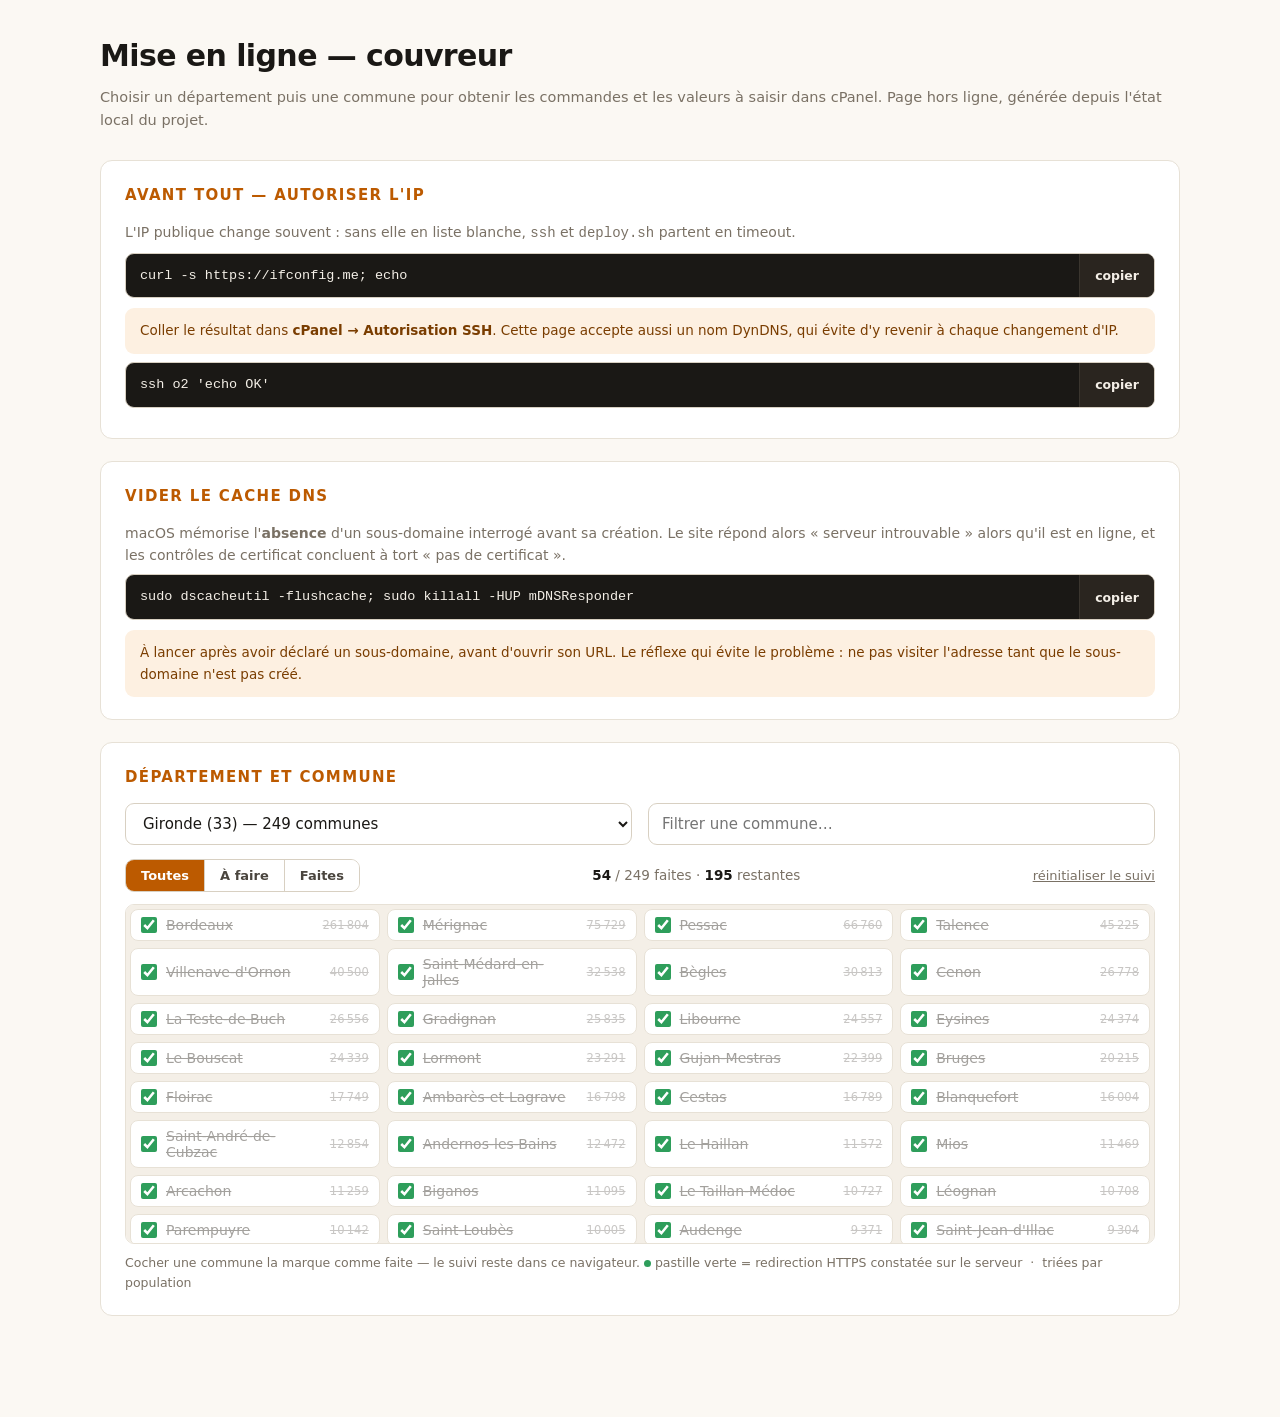
<file: couvreur/cmd.html>
<!DOCTYPE html>
<html lang="fr">
<head>
<meta charset="UTF-8">
<meta name="viewport" content="width=device-width, initial-scale=1.0">
<meta name="robots" content="noindex, nofollow">
<title>Mise en ligne · couvreur</title>
<style>
  :root{
    --accent:#F28C1F; --accent-fort:#BC5A00; --accent-doux:#FDF0E1;
    --bg:#FBF8F3; --bg2:#F4EFE7; --surface:#fff;
    --ink:#1A1815; --ink2:#4A453E; --ink3:#7A7165;
    --line:#E7E1D6; --line2:#D8D0C2;
    --ok:#2E9E5B; --attente:#B98900;
    --mono:ui-monospace,SFMono-Regular,Menlo,Consolas,monospace;
    --r:12px;
  }
  *{box-sizing:border-box;margin:0;padding:0}
  body{font:16px/1.6 system-ui,-apple-system,"Segoe UI",Roboto,sans-serif;
       background:var(--bg);color:var(--ink);padding:32px 20px 80px}
  .page{max-width:1080px;margin:0 auto}
  h1{font-size:30px;letter-spacing:-.02em;margin-bottom:6px}
  .sous{color:var(--ink3);font-size:14.5px;margin-bottom:28px}
  h2{font-size:15px;text-transform:uppercase;letter-spacing:.09em;
     color:var(--accent-fort);margin:0 0 14px}

  .bloc{background:var(--surface);border:1px solid var(--line);
        border-radius:var(--r);padding:22px 24px;margin-bottom:22px}

  /* Commande copiable */
  .cmd{display:flex;align-items:stretch;gap:0;margin:8px 0;
       border:1px solid var(--line2);border-radius:9px;overflow:hidden;background:#1A1815}
  .cmd code{flex:1;font-family:var(--mono);font-size:13.5px;color:#F4EFE7;
            padding:11px 14px;overflow-x:auto;white-space:pre}
  .cmd button{border:0;border-left:1px solid #3a352e;background:#2a251f;color:#F4EFE7;
              font:600 12.5px system-ui;padding:0 15px;cursor:pointer;white-space:nowrap}
  .cmd button:hover{background:var(--accent-fort);color:#fff}
  .cmd button.ok{background:var(--ok);color:#fff}

  /* Valeur à saisir dans cPanel */
  .val{display:grid;grid-template-columns:200px 1fr auto;gap:10px;align-items:center;
       padding:8px 0;border-bottom:1px dashed var(--line)}
  .val:last-child{border-bottom:0}
  .val span{color:var(--ink3);font-size:13.5px}
  .val b{font-family:var(--mono);font-size:13.5px;font-weight:600;word-break:break-all}
  .val button{border:1px solid var(--line2);background:var(--bg2);border-radius:7px;
              font:600 12px system-ui;padding:5px 11px;cursor:pointer;color:var(--ink2)}
  .val button:hover{border-color:var(--accent);color:var(--accent-fort)}
  .val button.ok{background:var(--ok);color:#fff;border-color:var(--ok)}

  select,input[type=search]{font:15px system-ui;padding:10px 13px;border:1px solid var(--line2);
    border-radius:9px;background:var(--surface);color:var(--ink);width:100%}
  select:focus,input:focus{outline:0;border-color:var(--accent);
    box-shadow:0 0 0 3px rgba(242,140,31,.22)}

  .grille{display:grid;grid-template-columns:1fr 1fr;gap:16px;margin-bottom:14px}
  @media(max-width:760px){.grille{grid-template-columns:1fr}
    .val{grid-template-columns:1fr;gap:4px}}

  .villes{display:grid;grid-template-columns:repeat(auto-fill,minmax(215px,1fr));
          gap:7px;max-height:340px;overflow-y:auto;padding:4px;
          border:1px solid var(--line);border-radius:9px;background:var(--bg2)}
  .ville{display:flex;align-items:center;gap:9px;background:var(--surface);
         border:1px solid var(--line);border-radius:8px;padding:7px 10px}
  .ville:has(.nom:hover){border-color:var(--accent)}
  .ville[data-actif="1"]{background:var(--accent-fort);border-color:var(--accent-fort)}
  .ville[data-actif="1"] .nom{color:#fff}
  .ville[data-fait="1"] .nom{opacity:.5;text-decoration:line-through}
  .ville input{width:16px;height:16px;margin:0;flex-shrink:0;cursor:pointer;accent-color:var(--ok)}
  .nom{flex:1;display:flex;align-items:center;justify-content:space-between;gap:8px;
       background:none;border:0;padding:0;text-align:left;cursor:pointer;
       font:14px system-ui;color:var(--ink2)}
  .nom em{font-style:normal;font-size:11.5px;opacity:.6}
  .pastille{width:7px;height:7px;border-radius:50%;background:var(--attente);flex-shrink:0}
  .ville[data-https="1"] .pastille{background:var(--ok)}

  .barre{display:flex;align-items:center;justify-content:space-between;
         gap:12px;flex-wrap:wrap;margin-bottom:12px}
  .filtres{display:inline-flex;border:1px solid var(--line2);border-radius:9px;overflow:hidden}
  .filtres button{border:0;border-right:1px solid var(--line2);background:var(--surface);
    font:600 13px system-ui;color:var(--ink2);padding:8px 15px;cursor:pointer}
  .filtres button:last-child{border-right:0}
  .filtres button:hover{background:var(--bg2)}
  .filtres button.on{background:var(--accent-fort);color:#fff}
  .compteur{font-size:13.5px;color:var(--ink3)}
  .compteur b{color:var(--ink);font-variant-numeric:tabular-nums}
  .reinit{background:none;border:0;color:var(--ink3);font:13px system-ui;
          cursor:pointer;text-decoration:underline}
  .reinit:hover{color:var(--accent-fort)}

  .etape{border-left:3px solid var(--accent);padding:2px 0 2px 16px;margin:22px 0}
  .etape h3{font-size:16px;margin-bottom:3px}
  .etape p{color:var(--ink3);font-size:13.5px;margin-bottom:8px}
  .note{background:var(--accent-doux);border-radius:9px;padding:12px 15px;
        font-size:13.5px;color:#7a3d00;margin-top:10px}

  .fin{display:flex;align-items:center;gap:14px;flex-wrap:wrap;
       margin-top:26px;padding-top:22px;border-top:1px solid var(--line)}
  .termine{border:0;border-radius:10px;cursor:pointer;
           font:600 15px system-ui;padding:13px 26px;
           background:var(--accent-fort);color:#fff}
  .termine:hover{background:#a34e00}
  .termine.fait{background:var(--ok)}
  .termine.fait:hover{background:#25845c}
  .suivante{background:none;border:0;color:var(--accent-fort);cursor:pointer;
            font:600 14px system-ui;text-decoration:underline}
  .suivante:hover{color:var(--ink)}
  .fin .info{font-size:13.5px;color:var(--ink3)}
  .vide{color:var(--ink3);font-size:14.5px;padding:28px 0;text-align:center}
</style>
</head>
<body>
<div class="page">

  <h1>Mise en ligne — couvreur</h1>
  <p class="sous">Choisir un département puis une commune pour obtenir les commandes et les valeurs à saisir dans cPanel. Page hors ligne, générée depuis l'état local du projet.</p>

  <div class="bloc">
    <h2>Avant tout — autoriser l'IP</h2>
    <p style="color:var(--ink3);font-size:14px;margin-bottom:6px">L'IP publique change souvent : sans elle en liste blanche, <code>ssh</code> et <code>deploy.sh</code> partent en timeout.</p>
    <div class="cmd"><code>curl -s https://ifconfig.me; echo</code><button data-copie="curl -s https://ifconfig.me; echo">copier</button></div>
    <div class="note">Coller le résultat dans <b>cPanel → Autorisation SSH</b>. Cette page accepte aussi un nom DynDNS, qui évite d'y revenir à chaque changement d'IP.</div>
    <div class="cmd"><code>ssh o2 'echo OK'</code><button data-copie="ssh o2 'echo OK'">copier</button></div>
  </div>

  <div class="bloc">
    <h2>Vider le cache DNS</h2>
    <p style="color:var(--ink3);font-size:14px;margin-bottom:6px">macOS mémorise l'<b>absence</b> d'un sous-domaine interrogé avant sa création. Le site répond alors « serveur introuvable » alors qu'il est en ligne, et les contrôles de certificat concluent à tort « pas de certificat ».</p>
    <div class="cmd"><code>sudo dscacheutil -flushcache; sudo killall -HUP mDNSResponder</code><button data-copie="sudo dscacheutil -flushcache; sudo killall -HUP mDNSResponder">copier</button></div>
    <div class="note">À lancer après avoir déclaré un sous-domaine, avant d'ouvrir son URL. Le réflexe qui évite le problème : ne pas visiter l'adresse tant que le sous-domaine n'est pas créé.</div>
  </div>

  <div class="bloc">
    <h2>Département et commune</h2>
    <div class="grille">
      <select id="dep"></select>
      <input type="search" id="rech" placeholder="Filtrer une commune…" autocomplete="off">
    </div>
    <div class="barre">
      <div class="filtres">
        <button data-f="tous" class="on">Toutes</button>
        <button data-f="afaire">À faire</button>
        <button data-f="faites">Faites</button>
      </div>
      <span class="compteur" id="compteur"></span>
      <button class="reinit" id="reinit">réinitialiser le suivi</button>
    </div>
    <div class="villes" id="villes"></div>
    <p style="color:var(--ink3);font-size:12.5px;margin-top:9px">
      Cocher une commune la marque comme faite — le suivi reste dans ce navigateur.
      <span class="pastille" style="display:inline-block;vertical-align:middle;background:var(--ok)"></span>
      pastille verte = redirection HTTPS constatée sur le serveur &nbsp;·&nbsp; triées par population
    </p>
  </div>

  <div id="fiche"></div>

</div>

<script>
const D = {"metier":"couvreur","user":"movi6707","departements":[{"rel":"couvreur/gironde","nom":"Gironde","dep":"33","domain":"couvreur-gironde-33.fr","communes":[{"slug":"bordeaux","nom":"Bordeaux","pop":261804},{"slug":"merignac","nom":"Mérignac","pop":75729},{"slug":"pessac","nom":"Pessac","pop":66760},{"slug":"talence","nom":"Talence","pop":45225},{"slug":"villenave-d-ornon","nom":"Villenave-d'Ornon","pop":40500},{"slug":"saint-medard-en-jalles","nom":"Saint-Médard-en-Jalles","pop":32538},{"slug":"begles","nom":"Bègles","pop":30813},{"slug":"cenon","nom":"Cenon","pop":26778},{"slug":"la-teste-de-buch","nom":"La Teste-de-Buch","pop":26556},{"slug":"gradignan","nom":"Gradignan","pop":25835},{"slug":"libourne","nom":"Libourne","pop":24557},{"slug":"eysines","nom":"Eysines","pop":24374},{"slug":"le-bouscat","nom":"Le Bouscat","pop":24339},{"slug":"lormont","nom":"Lormont","pop":23291},{"slug":"gujan-mestras","nom":"Gujan-Mestras","pop":22399},{"slug":"bruges","nom":"Bruges","pop":20215},{"slug":"floirac","nom":"Floirac","pop":17749},{"slug":"ambares-et-lagrave","nom":"Ambarès-et-Lagrave","pop":16798},{"slug":"cestas","nom":"Cestas","pop":16789},{"slug":"blanquefort","nom":"Blanquefort","pop":16004},{"slug":"saint-andre-de-cubzac","nom":"Saint-André-de-Cubzac","pop":12854},{"slug":"andernos-les-bains","nom":"Andernos-les-Bains","pop":12472},{"slug":"le-haillan","nom":"Le Haillan","pop":11572},{"slug":"mios","nom":"Mios","pop":11469},{"slug":"arcachon","nom":"Arcachon","pop":11259},{"slug":"biganos","nom":"Biganos","pop":11095},{"slug":"le-taillan-medoc","nom":"Le Taillan-Médoc","pop":10727},{"slug":"leognan","nom":"Léognan","pop":10708},{"slug":"parempuyre","nom":"Parempuyre","pop":10142},{"slug":"saint-loubes","nom":"Saint-Loubès","pop":10005},{"slug":"audenge","nom":"Audenge","pop":9371},{"slug":"saint-jean-d-illac","nom":"Saint-Jean-d'Illac","pop":9304},{"slug":"le-teich","nom":"Le Teich","pop":9004},{"slug":"coutras","nom":"Coutras","pop":8669},{"slug":"artigues-pres-bordeaux","nom":"Artigues-près-Bordeaux","pop":8645},{"slug":"carbon-blanc","nom":"Carbon-Blanc","pop":8300},{"slug":"lege-cap-ferret","nom":"Lège-Cap-Ferret","pop":8193},{"slug":"salles","nom":"Salles","pop":7887},{"slug":"martignas-sur-jalle","nom":"Martignas-sur-Jalle","pop":7850},{"slug":"bassens","nom":"Bassens","pop":7842},{"slug":"saint-aubin-de-medoc","nom":"Saint-Aubin-de-Médoc","pop":7583},{"slug":"langon","nom":"Langon","pop":7345},{"slug":"lanton","nom":"Lanton","pop":7276},{"slug":"le-pian-medoc","nom":"Le Pian-Médoc","pop":7105},{"slug":"cadaujac","nom":"Cadaujac","pop":6671},{"slug":"ares","nom":"Arès","pop":6441},{"slug":"izon","nom":"Izon","pop":6320},{"slug":"belin-beliet","nom":"Belin-Béliet","pop":6039},{"slug":"canejan","nom":"Canéjan","pop":5916},{"slug":"lesparre-medoc","nom":"Lesparre-Médoc","pop":5844},{"slug":"saint-denis-de-pile","nom":"Saint-Denis-de-Pile","pop":5816},{"slug":"le-barp","nom":"Le Barp","pop":5654},{"slug":"marcheprime","nom":"Marcheprime","pop":5367},{"slug":"ludon-medoc","nom":"Ludon-Médoc","pop":5352},{"slug":"pauillac","nom":"Pauillac","pop":5098},{"slug":"tresses","nom":"Tresses","pop":5086},{"slug":"lacanau","nom":"Lacanau","pop":5031},{"slug":"blaye","nom":"Blaye","pop":4957},{"slug":"saint-laurent-medoc","nom":"Saint-Laurent-Médoc","pop":4940},{"slug":"sainte-eulalie","nom":"Sainte-Eulalie","pop":4925},{"slug":"creon","nom":"Créon","pop":4880},{"slug":"saint-sulpice-et-cameyrac","nom":"Saint-Sulpice-et-Cameyrac","pop":4879},{"slug":"castelnau-de-medoc","nom":"Castelnau-de-Médoc","pop":4829},{"slug":"bazas","nom":"Bazas","pop":4799},{"slug":"sadirac","nom":"Sadirac","pop":4687},{"slug":"macau","nom":"Macau","pop":4527},{"slug":"la-brede","nom":"La Brède","pop":4469},{"slug":"pineuilh","nom":"Pineuilh","pop":4409},{"slug":"la-reole","nom":"La Réole","pop":4396},{"slug":"carignan-de-bordeaux","nom":"Carignan-de-Bordeaux","pop":4237},{"slug":"vayres","nom":"Vayres","pop":4204},{"slug":"hourtin","nom":"Hourtin","pop":3983},{"slug":"arsac","nom":"Arsac","pop":3956},{"slug":"bouliac","nom":"Bouliac","pop":3773},{"slug":"val-de-virvee","nom":"Val de Virvée","pop":3705},{"slug":"latresne","nom":"Latresne","pop":3639},{"slug":"saint-selve","nom":"Saint-Selve","pop":3578},{"slug":"martillac","nom":"Martillac","pop":3504},{"slug":"montussan","nom":"Montussan","pop":3451},{"slug":"saint-caprais-de-bordeaux","nom":"Saint-Caprais-de-Bordeaux","pop":3440},{"slug":"fargues-saint-hilaire","nom":"Fargues-Saint-Hilaire","pop":3404},{"slug":"pompignac","nom":"Pompignac","pop":3393},{"slug":"saucats","nom":"Saucats","pop":3388},{"slug":"le-porge","nom":"Le Porge","pop":3371},{"slug":"saint-savin","nom":"Saint-Savin","pop":3347},{"slug":"podensac","nom":"Podensac","pop":3285},{"slug":"castillon-la-bataille","nom":"Castillon-la-Bataille","pop":3279},{"slug":"saint-medard-d-eyrans","nom":"Saint-Médard-d'Eyrans","pop":3263},{"slug":"ambes","nom":"Ambès","pop":3207},{"slug":"saint-seurin-sur-l-isle","nom":"Saint-Seurin-sur-l'Isle","pop":3151},{"slug":"camblanes-et-meynac","nom":"Camblanes-et-Meynac","pop":3093},{"slug":"saint-ciers-sur-gironde","nom":"Saint-Ciers-sur-Gironde","pop":3081},{"slug":"avensan","nom":"Avensan","pop":3076},{"slug":"galgon","nom":"Galgon","pop":3058},{"slug":"sainte-helene","nom":"Sainte-Hélène","pop":3004},{"slug":"soulac-sur-mer","nom":"Soulac-sur-Mer","pop":2922},{"slug":"yvrac","nom":"Yvrac","pop":2881},{"slug":"margaux-cantenac","nom":"Margaux-Cantenac","pop":2831},{"slug":"laruscade","nom":"Laruscade","pop":2814},{"slug":"toulenne","nom":"Toulenne","pop":2813},{"slug":"listrac-medoc","nom":"Listrac-Médoc","pop":2796},{"slug":"cadillac-sur-garonne","nom":"Cadillac-sur-Garonne","pop":2785},{"slug":"salleboeuf","nom":"Sallebœuf","pop":2728},{"slug":"cezac","nom":"Cézac","pop":2694},{"slug":"vendays-montalivet","nom":"Vendays-Montalivet","pop":2684},{"slug":"portets","nom":"Portets","pop":2676},{"slug":"saint-quentin-de-baron","nom":"Saint-Quentin-de-Baron","pop":2675},{"slug":"la-lande-de-fronsac","nom":"La Lande-de-Fronsac","pop":2659},{"slug":"sainte-foy-la-grande","nom":"Sainte-Foy-la-Grande","pop":2615},{"slug":"beychac-et-caillau","nom":"Beychac-et-Caillau","pop":2590},{"slug":"cubzac-les-ponts","nom":"Cubzac-les-Ponts","pop":2581},{"slug":"castres-gironde","nom":"Castres-Gironde","pop":2575},{"slug":"saint-yzan-de-soudiac","nom":"Saint-Yzan-de-Soudiac","pop":2527},{"slug":"beautiran","nom":"Beautiran","pop":2443},{"slug":"carcans","nom":"Carcans","pop":2418},{"slug":"cabanac-et-villagrains","nom":"Cabanac-et-Villagrains","pop":2404},{"slug":"pugnac","nom":"Pugnac","pop":2392},{"slug":"saint-medard-de-guizieres","nom":"Saint-Médard-de-Guizières","pop":2389},{"slug":"cavignac","nom":"Cavignac","pop":2388},{"slug":"cussac-fort-medoc","nom":"Cussac-Fort-Médoc","pop":2372},{"slug":"gaillan-en-medoc","nom":"Gaillan-en-Médoc","pop":2365},{"slug":"bourg","nom":"Bourg","pop":2283},{"slug":"saint-germain-du-puch","nom":"Saint-Germain-du-Puch","pop":2276},{"slug":"cissac-medoc","nom":"Cissac-Médoc","pop":2262},{"slug":"quinsac","nom":"Quinsac","pop":2215},{"slug":"landiras","nom":"Landiras","pop":2191},{"slug":"langoiran","nom":"Langoiran","pop":2191},{"slug":"peujard","nom":"Peujard","pop":2167},{"slug":"les-eglisottes-et-chalaures","nom":"Les Églisottes-et-Chalaures","pop":2147},{"slug":"preignac","nom":"Preignac","pop":2145},{"slug":"saint-louis-de-montferrand","nom":"Saint-Louis-de-Montferrand","pop":2144},{"slug":"cerons","nom":"Cérons","pop":2132},{"slug":"cenac","nom":"Cénac","pop":2131},{"slug":"saint-magne-de-castillon","nom":"Saint-Magne-de-Castillon","pop":2090},{"slug":"barsac","nom":"Barsac","pop":2065},{"slug":"targon","nom":"Targon","pop":2044},{"slug":"saint-maixant","nom":"Saint-Maixant","pop":2033},{"slug":"arveyres","nom":"Arveyres","pop":2029},{"slug":"saint-macaire","nom":"Saint-Macaire","pop":2017},{"slug":"abzac","nom":"Abzac","pop":2013},{"slug":"genissac","nom":"Génissac","pop":2007},{"slug":"saint-gervais","nom":"Saint-Gervais","pop":1948},{"slug":"moulis-en-medoc","nom":"Moulis-en-Médoc","pop":1908},{"slug":"sainte-terre","nom":"Sainte-Terre","pop":1897},{"slug":"saint-christoly-de-blaye","nom":"Saint-Christoly-de-Blaye","pop":1877},{"slug":"sauveterre-de-guyenne","nom":"Sauveterre-de-Guyenne","pop":1868},{"slug":"saint-symphorien","nom":"Saint-Symphorien","pop":1824},{"slug":"berson","nom":"Berson","pop":1821},{"slug":"cambes","nom":"Cambes","pop":1810},{"slug":"cubnezais","nom":"Cubnezais","pop":1807},{"slug":"saint-vivien-de-medoc","nom":"Saint-Vivien-de-Médoc","pop":1796},{"slug":"val-de-livenne","nom":"Val-de-Livenne","pop":1793},{"slug":"saint-morillon","nom":"Saint-Morillon","pop":1786},{"slug":"roaillan","nom":"Roaillan","pop":1777},{"slug":"saint-emilion","nom":"Saint-Émilion","pop":1769},{"slug":"soussans","nom":"Soussans","pop":1692},{"slug":"noaillan","nom":"Noaillan","pop":1662},{"slug":"les-peintures","nom":"Les Peintures","pop":1646},{"slug":"saint-mariens","nom":"Saint-Mariens","pop":1628},{"slug":"guitres","nom":"Guîtres","pop":1622},{"slug":"reignac","nom":"Reignac","pop":1622},{"slug":"saint-estephe","nom":"Saint-Estèphe","pop":1617},{"slug":"lagorce","nom":"Lagorce","pop":1616},{"slug":"fargues","nom":"Fargues","pop":1613},{"slug":"monsegur","nom":"Monségur","pop":1591},{"slug":"la-sauve","nom":"La Sauve","pop":1586},{"slug":"grayan-et-l-hopital","nom":"Grayan-et-l'Hôpital","pop":1542},{"slug":"etauliers","nom":"Étauliers","pop":1534},{"slug":"saint-laurent-d-arce","nom":"Saint-Laurent-d'Arce","pop":1526},{"slug":"montagne","nom":"Montagne","pop":1525},{"slug":"castets-et-castillon","nom":"Castets et Castillon","pop":1513},{"slug":"saint-ciers-d-abzac","nom":"Saint-Ciers-d'Abzac","pop":1513},{"slug":"braud-et-saint-louis","nom":"Braud-et-Saint-Louis","pop":1510},{"slug":"rions","nom":"Rions","pop":1500},{"slug":"hostens","nom":"Hostens","pop":1488},{"slug":"saint-avit-saint-nazaire","nom":"Saint-Avit-Saint-Nazaire","pop":1488},{"slug":"gauriaguet","nom":"Gauriaguet","pop":1478},{"slug":"prignac-et-marcamps","nom":"Prignac-et-Marcamps","pop":1420},{"slug":"ayguemorte-les-graves","nom":"Ayguemorte-les-Graves","pop":1394},{"slug":"illats","nom":"Illats","pop":1387},{"slug":"lugon-et-l-ile-du-carnay","nom":"Lugon-et-l'Île-du-Carnay","pop":1386},{"slug":"le-verdon-sur-mer","nom":"Le Verdon-sur-Mer","pop":1369},{"slug":"arbanats","nom":"Arbanats","pop":1353},{"slug":"queyrac","nom":"Queyrac","pop":1346},{"slug":"cadillac-en-fronsadais","nom":"Cadillac-en-Fronsadais","pop":1345},{"slug":"lamarque","nom":"Lamarque","pop":1337},{"slug":"captieux","nom":"Captieux","pop":1336},{"slug":"saint-sulpice-de-faleyrens","nom":"Saint-Sulpice-de-Faleyrens","pop":1319},{"slug":"tauriac","nom":"Tauriac","pop":1318},{"slug":"saint-germain-d-esteuil","nom":"Saint-Germain-d'Esteuil","pop":1315},{"slug":"gironde-sur-dropt","nom":"Gironde-sur-Dropt","pop":1311},{"slug":"sablons","nom":"Sablons","pop":1310},{"slug":"branne","nom":"Branne","pop":1309},{"slug":"saint-pierre-d-aurillac","nom":"Saint-Pierre-d'Aurillac","pop":1309},{"slug":"vertheuil","nom":"Vertheuil","pop":1306},{"slug":"virsac","nom":"Virsac","pop":1305},{"slug":"villegouge","nom":"Villegouge","pop":1281},{"slug":"cartelegue","nom":"Cartelègue","pop":1261},{"slug":"saint-sauveur","nom":"Saint-Sauveur","pop":1258},{"slug":"rauzan","nom":"Rauzan","pop":1249},{"slug":"saint-pierre-de-mons","nom":"Saint-Pierre-de-Mons","pop":1236},{"slug":"salaunes","nom":"Salaunes","pop":1227},{"slug":"marsas","nom":"Marsas","pop":1226},{"slug":"cars","nom":"Cars","pop":1211},{"slug":"beguey","nom":"Béguey","pop":1208},{"slug":"paillet","nom":"Paillet","pop":1207},{"slug":"grignols","nom":"Grignols","pop":1202},{"slug":"baron","nom":"Baron","pop":1193},{"slug":"perissac","nom":"Périssac","pop":1186},{"slug":"lussac","nom":"Lussac","pop":1184},{"slug":"saint-magne","nom":"Saint-Magne","pop":1172},{"slug":"saint-martin-lacaussade","nom":"Saint-Martin-Lacaussade","pop":1166},{"slug":"les-billaux","nom":"Les Billaux","pop":1165},{"slug":"bernos-beaulac","nom":"Bernos-Beaulac","pop":1136},{"slug":"villandraut","nom":"Villandraut","pop":1131},{"slug":"lamothe-landerron","nom":"Lamothe-Landerron","pop":1121},{"slug":"fronsac","nom":"Fronsac","pop":1120},{"slug":"les-artigues-de-lussac","nom":"Les Artigues-de-Lussac","pop":1114},{"slug":"virelade","nom":"Virelade","pop":1109},{"slug":"caudrot","nom":"Caudrot","pop":1106},{"slug":"loupiac","nom":"Loupiac","pop":1097},{"slug":"vensac","nom":"Vensac","pop":1095},{"slug":"naujac-sur-mer","nom":"Naujac-sur-Mer","pop":1086},{"slug":"tabanac","nom":"Tabanac","pop":1085},{"slug":"coimeres","nom":"Coimères","pop":1073},{"slug":"lugos","nom":"Lugos","pop":1066},{"slug":"auros","nom":"Auros","pop":1047},{"slug":"maransin","nom":"Maransin","pop":1040},{"slug":"prechac","nom":"Préchac","pop":1040},{"slug":"verdelais","nom":"Verdelais","pop":1035},{"slug":"mouliets-et-villemartin","nom":"Mouliets-et-Villemartin","pop":1025},{"slug":"bonnetan","nom":"Bonnetan","pop":1024},{"slug":"camarsac","nom":"Camarsac","pop":1022},{"slug":"moulon","nom":"Moulon","pop":1022},{"slug":"saint-paul","nom":"Saint-Paul","pop":1021},{"slug":"saint-vincent-de-paul","nom":"Saint-Vincent-de-Paul","pop":997},{"slug":"baurech","nom":"Baurech","pop":965},{"slug":"jau-dignac-et-loirac","nom":"Jau-Dignac-et-Loirac","pop":956},{"slug":"saint-girons-d-aiguevives","nom":"Saint-Girons-d'Aiguevives","pop":953},{"slug":"le-pian-sur-garonne","nom":"Le Pian-sur-Garonne","pop":949},{"slug":"blasimon","nom":"Blasimon","pop":940},{"slug":"plassac","nom":"Plassac","pop":939},{"slug":"saint-genes-de-fronsac","nom":"Saint-Genès-de-Fronsac","pop":933},{"slug":"verac","nom":"Vérac","pop":930},{"slug":"donnezac","nom":"Donnezac","pop":927},{"slug":"saint-romain-la-virvee","nom":"Saint-Romain-la-Virvée","pop":922},{"slug":"loupes","nom":"Loupes","pop":916},{"slug":"anglade","nom":"Anglade","pop":906},{"slug":"begadan","nom":"Bégadan","pop":901}],"https":["abzac","bordeaux","merignac","pessac","talence","villenave-d-ornon","saint-medard-en-jalles","begles","cenon","la-teste-de-buch","gradignan","libourne","eysines","le-bouscat","lormont","gujan-mestras","bruges","floirac","ambares-et-lagrave","cestas","blanquefort","saint-andre-de-cubzac","andernos-les-bains","le-haillan","mios","arcachon","biganos","le-taillan-medoc","leognan","parempuyre","saint-loubes","audenge","saint-jean-d-illac","le-teich","coutras","artigues-pres-bordeaux","carbon-blanc","lege-cap-ferret","salles","martignas-sur-jalle","bassens","saint-aubin-de-medoc","langon","lanton","le-pian-medoc","cadaujac","ares","izon","belin-beliet","canejan","lesparre-medoc","saint-denis-de-pile","le-barp","marcheprime"]}]};

const el = (h) => { const d=document.createElement('div'); d.innerHTML=h.trim(); return d.firstChild; };
const esc = (s) => String(s).replace(/[&<>"]/g, c => ({'&':'&amp;','<':'&lt;','>':'&gt;','"':'&quot;'}[c]));

const cmd = (c) => `<div class="cmd"><code>${esc(c)}</code><button data-copie="${esc(c)}">copier</button></div>`;
const val = (label, v) => `<div class="val"><span>${esc(label)}</span><b>${esc(v)}</b><button data-copie="${esc(v)}">copier</button></div>`;

const selDep = document.getElementById('dep');
const zoneVilles = document.getElementById('villes');
const rech = document.getElementById('rech');
const fiche = document.getElementById('fiche');

D.departements.forEach((d,i) => {
  const o = document.createElement('option');
  o.value = i; o.textContent = `${d.nom} (${d.dep}) — ${d.communes.length} communes`;
  selDep.appendChild(o);
});

let iDep = 0, slugActif = null, filtre = 'tous';

/* Suivi des communes traitées, conservé dans ce navigateur.
   Les communes dont la redirection est constatée côté serveur (.https-actives)
   sont fusionnées à chaque chargement : l'état réel prime toujours sur la coche. */
const cle = () => 'cmd:' + D.metier + ':' + D.departements[iDep].rel;
let faites = new Set();

function chargerFaites() {
  const d = D.departements[iDep];
  let stocke = [];
  try { stocke = JSON.parse(localStorage.getItem(cle()) || '[]'); } catch (_) {}
  faites = new Set([...stocke, ...d.https]);
}
function enregistrerFaites() {
  try { localStorage.setItem(cle(), JSON.stringify([...faites])); } catch (_) {}
}

function listeVilles() {
  const d = D.departements[iDep];
  const q = rech.value.trim().toLowerCase();
  zoneVilles.innerHTML = '';

  const vues = d.communes.filter(c => {
    if (q && !c.nom.toLowerCase().includes(q) && !c.slug.includes(q)) return false;
    if (filtre === 'afaire') return !faites.has(c.slug);
    if (filtre === 'faites') return faites.has(c.slug);
    return true;
  });

  const nbFaites = d.communes.filter(c => faites.has(c.slug)).length;
  document.getElementById('compteur').innerHTML =
    `<b>${nbFaites}</b> / ${d.communes.length} faites · <b>${d.communes.length - nbFaites}</b> restantes`;

  if (!vues.length) {
    zoneVilles.innerHTML = '<p class="vide">' +
      (filtre === 'afaire' ? 'Tout est fait pour ce département.' : 'Aucune commune ne correspond.') +
      '</p>';
    return;
  }

  vues.forEach(c => {
    const surServeur = d.https.includes(c.slug) ? '1' : '0';
    const fait = faites.has(c.slug) ? '1' : '0';
    const ligne = el(`<div class="ville" data-https="${surServeur}" data-fait="${fait}"
                          data-actif="${c.slug === slugActif ? 1 : 0}">
        <input type="checkbox" ${fait === '1' ? 'checked' : ''}
               title="Marquer comme faite" aria-label="${esc(c.nom)} : faite">
        <button class="nom"><span><span class="pastille"></span> ${esc(c.nom)}</span>
        <em>${c.pop ? c.pop.toLocaleString('fr-FR') : ''}</em></button></div>`);

    ligne.querySelector('input').addEventListener('change', e => {
      if (e.target.checked) faites.add(c.slug); else faites.delete(c.slug);
      enregistrerFaites();
      listeVilles();
    });
    ligne.querySelector('.nom').addEventListener('click', () => {
      slugActif = c.slug; listeVilles(); afficher(c);
    });
    zoneVilles.appendChild(ligne);
  });
}

document.querySelectorAll('.filtres button').forEach(b => {
  b.addEventListener('click', () => {
    filtre = b.dataset.f;
    document.querySelectorAll('.filtres button').forEach(x => x.classList.toggle('on', x === b));
    listeVilles();
  });
});

document.getElementById('reinit').addEventListener('click', () => {
  const d = D.departements[iDep];
  if (!confirm(`Effacer le suivi de ${d.nom} ?\nLes communes déjà en HTTPS sur le serveur resteront cochées.`)) return;
  try { localStorage.removeItem(cle()); } catch (_) {}
  chargerFaites();
  listeVilles();
});

function afficher(c) {
  const d = D.departements[iDep];
  const hote = `${c.slug}.${d.domain}`;
  const racine = `sites/${d.domain}/villes`;
  const dejaHttps = d.https.includes(c.slug);

  fiche.innerHTML = '';
  fiche.appendChild(el(`
    <div class="bloc">
      <h2>${esc(c.nom)} — ${esc(hote)}</h2>

      <div class="etape">
        <h3>0 · Où en est cette commune</h3>
        <p>Affiche l'état des 4 étapes et indique la suivante.</p>
        ${cmd(`./golive.sh ${d.rel} ${c.slug}`)}
      </div>

      <div class="etape">
        <h3>1 · Déployer le contenu</h3>
        <p>Envoie le socle commun puis cette commune seule. Les autres ne sont pas touchées.</p>
        ${cmd(`./golive.sh ${d.rel} ${c.slug} --deploy`)}
      </div>

      <div class="etape">
        <h3>2 · Déclarer le sous-domaine</h3>
        <p>cPanel → Domaines → Créer un domaine</p>
        ${val('Domaine', c.slug)}
        ${val('Domaine racine', d.domain)}
        ${val('Répertoire racine', racine)}
        ${val('Partager le répertoire racine', 'DÉCOCHÉ')}

        <div class="note"><b>Le champ Domaine ne prend que le nom de la ville</b>,
        pas l'adresse complète. cPanel ajoute le domaine racine lui-même — résultat attendu :
        <b>${esc(hote)}</b>.<br>
        Y saisir <b>${esc(hote)}</b> donnerait <b>${esc(hote)}.${esc(D.user)}.odns.fr</b>,
        et le certificat échouerait ensuite sur une erreur CAA.</div>

        <div class="note">La racine est <b>villes</b>, sans <b>/${esc(c.slug)}</b> : le routeur lit le nom d'hôte et sert le bon dossier. C'est ce qui permet de mutualiser les assets.</div>

        <p style="margin-top:12px">Ou en ligne de commande, sans ambiguïté possible :</p>
        ${cmd(`ssh o2 "uapi SubDomain addsubdomain domain='${c.slug}' rootdomain='${d.domain}' dir='/sites/${d.domain}/villes'"`)}
      </div>

      <div class="etape">
        <h3>3 · Émettre le certificat</h3>
        <p>cPanel → SSL/TLS → Let's Encrypt™</p>
        ${val('Domaine', hote)}
        ${val('Validation', 'http-01')}
        ${val('Inclure le wildcard', 'NON')}
        <div class="note"><b>Plafond : 50 certificats par domaine racine sur 168 h glissantes.</b> Atteint, le refus indique l'heure exacte de déblocage — s'y fier plutôt que compter. Seules les émissions réussies comptent : un échec ne coûte rien, inutile de simuler.</div>
      </div>

      <div class="etape">
        <h3>4 · Activer la redirection HTTP → HTTPS</h3>
        <p>${dejaHttps ? 'Déjà active pour cette commune.' : 'Refusé tant que le certificat n\'est pas reconnu.'}</p>
        ${cmd(`./golive.sh ${d.rel} ${c.slug} --https`)}
        ${cmd(`./build.sh ${d.rel} && ./deploy.sh ${d.rel} _villes`)}
      </div>

      <div class="etape">
        <h3>Vérifier</h3>
        ${cmd(`curl -sI https://${hote}/ | head -1`)}
        ${cmd(`./ssl-check.sh ${d.rel}`)}
      </div>

      <div class="fin">
        <button class="termine${faites.has(c.slug) ? ' fait' : ''}" id="btnFini">
          ${faites.has(c.slug) ? '✓ Terminée — annuler' : 'Marquer comme terminée'}
        </button>
        <span class="info" id="infoFini"></span>
      </div>
    </div>`));

  // Même effet que la case à cocher de la liste, mais au bout des étapes :
  // on ne remonte pas chercher la ligne après avoir déroulé la procédure.
  const btn = document.getElementById('btnFini');
  btn.addEventListener('click', () => {
    if (faites.has(c.slug)) faites.delete(c.slug); else faites.add(c.slug);
    enregistrerFaites();
    listeVilles();
    afficher(c);

    // Proposer la suivante à traiter, dans l'ordre de la liste
    if (faites.has(c.slug)) {
      const suiv = D.departements[iDep].communes.find(x => !faites.has(x.slug));
      const info = document.getElementById('infoFini');
      if (suiv) {
        info.innerHTML = 'Suivante : ';
        const a = document.createElement('button');
        a.className = 'suivante';
        a.textContent = suiv.nom + ' →';
        a.onclick = () => { slugActif = suiv.slug; listeVilles(); afficher(suiv); };
        info.appendChild(a);
      } else {
        info.textContent = 'Toutes les communes du département sont faites.';
      }
    }
  });

  fiche.scrollIntoView({ behavior:'smooth', block:'start' });
}

document.addEventListener('click', e => {
  const b = e.target.closest('[data-copie]');
  if (!b) return;
  navigator.clipboard.writeText(b.dataset.copie).then(() => {
    const t = b.textContent; b.textContent = 'copié'; b.classList.add('ok');
    setTimeout(() => { b.textContent = t; b.classList.remove('ok'); }, 1200);
  });
});

selDep.addEventListener('change', () => {
  iDep = +selDep.value; slugActif = null; fiche.innerHTML = '';
  chargerFaites(); listeVilles();
});
rech.addEventListener('input', listeVilles);
chargerFaites();
listeVilles();
</script>
</body>
</html>
</file>
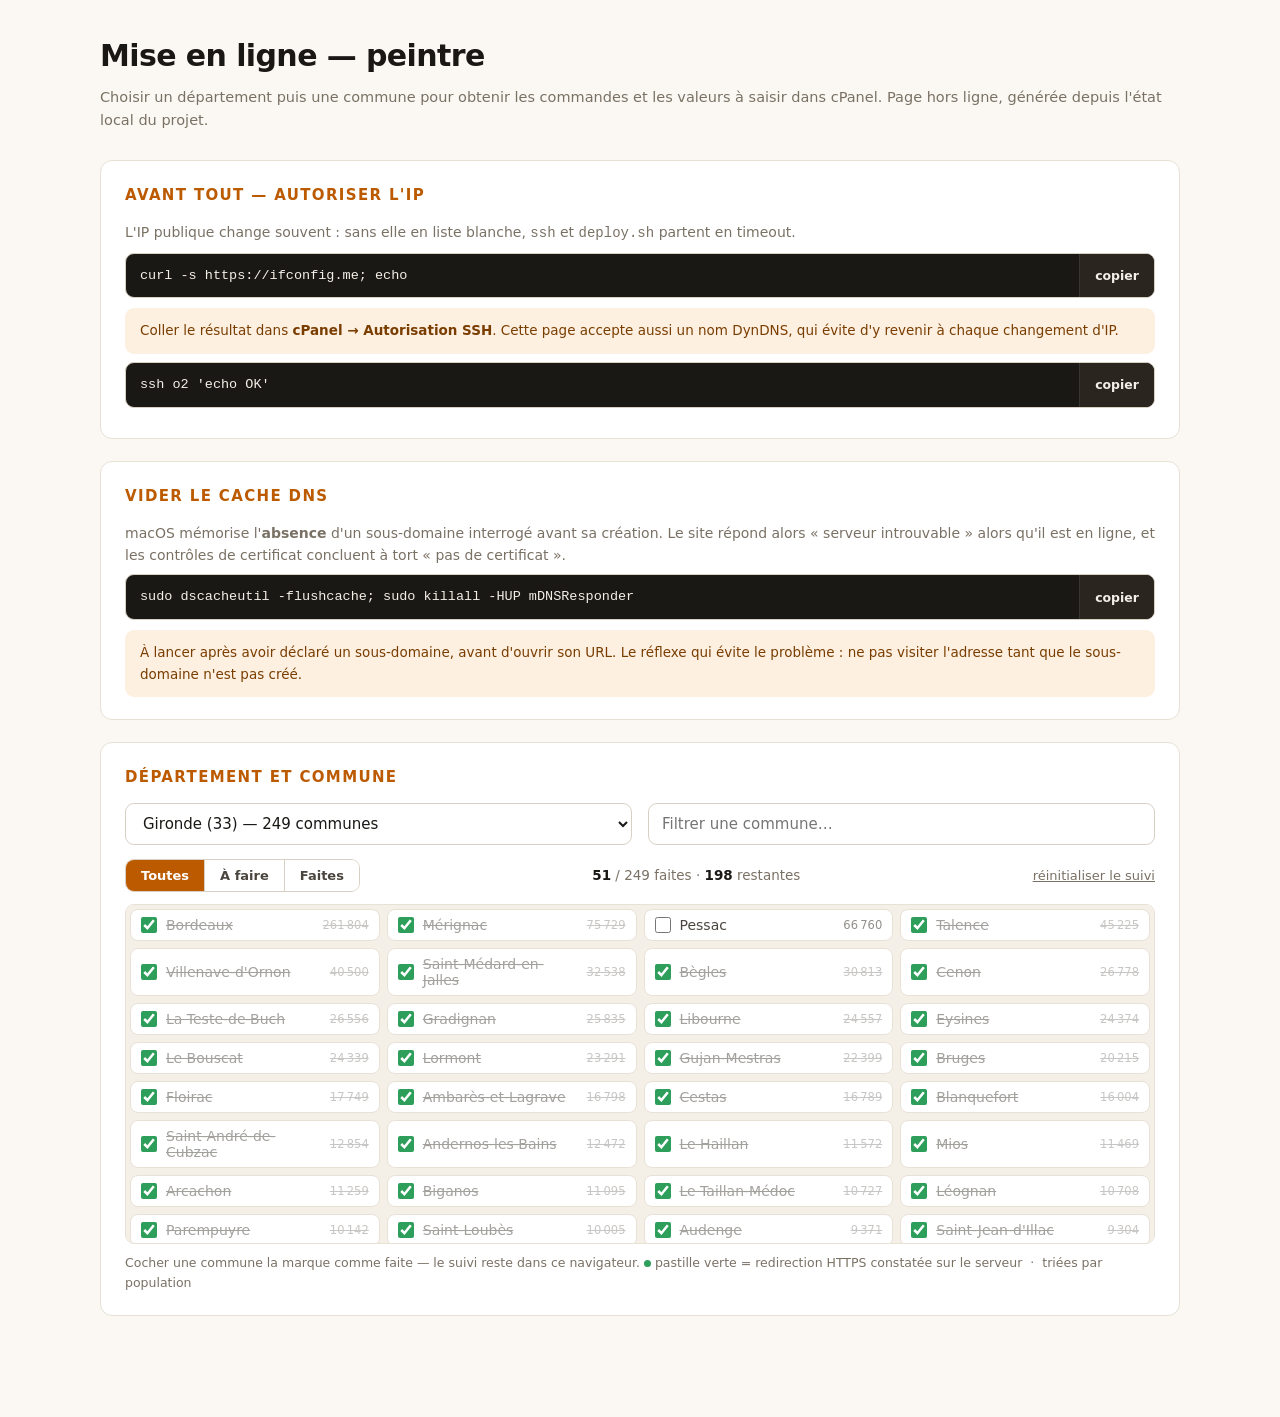
<file: peintre/cmd.html>
<!DOCTYPE html>
<html lang="fr">
<head>
<meta charset="UTF-8">
<meta name="viewport" content="width=device-width, initial-scale=1.0">
<meta name="robots" content="noindex, nofollow">
<title>Mise en ligne · peintre</title>
<style>
  :root{
    --accent:#F28C1F; --accent-fort:#BC5A00; --accent-doux:#FDF0E1;
    --bg:#FBF8F3; --bg2:#F4EFE7; --surface:#fff;
    --ink:#1A1815; --ink2:#4A453E; --ink3:#7A7165;
    --line:#E7E1D6; --line2:#D8D0C2;
    --ok:#2E9E5B; --attente:#B98900;
    --mono:ui-monospace,SFMono-Regular,Menlo,Consolas,monospace;
    --r:12px;
  }
  *{box-sizing:border-box;margin:0;padding:0}
  body{font:16px/1.6 system-ui,-apple-system,"Segoe UI",Roboto,sans-serif;
       background:var(--bg);color:var(--ink);padding:32px 20px 80px}
  .page{max-width:1080px;margin:0 auto}
  h1{font-size:30px;letter-spacing:-.02em;margin-bottom:6px}
  .sous{color:var(--ink3);font-size:14.5px;margin-bottom:28px}
  h2{font-size:15px;text-transform:uppercase;letter-spacing:.09em;
     color:var(--accent-fort);margin:0 0 14px}

  .bloc{background:var(--surface);border:1px solid var(--line);
        border-radius:var(--r);padding:22px 24px;margin-bottom:22px}

  /* Commande copiable */
  .cmd{display:flex;align-items:stretch;gap:0;margin:8px 0;
       border:1px solid var(--line2);border-radius:9px;overflow:hidden;background:#1A1815}
  .cmd code{flex:1;font-family:var(--mono);font-size:13.5px;color:#F4EFE7;
            padding:11px 14px;overflow-x:auto;white-space:pre}
  .cmd button{border:0;border-left:1px solid #3a352e;background:#2a251f;color:#F4EFE7;
              font:600 12.5px system-ui;padding:0 15px;cursor:pointer;white-space:nowrap}
  .cmd button:hover{background:var(--accent-fort);color:#fff}
  .cmd button.ok{background:var(--ok);color:#fff}

  /* Valeur à saisir dans cPanel */
  .val{display:grid;grid-template-columns:200px 1fr auto;gap:10px;align-items:center;
       padding:8px 0;border-bottom:1px dashed var(--line)}
  .val:last-child{border-bottom:0}
  .val span{color:var(--ink3);font-size:13.5px}
  .val b{font-family:var(--mono);font-size:13.5px;font-weight:600;word-break:break-all}
  .val button{border:1px solid var(--line2);background:var(--bg2);border-radius:7px;
              font:600 12px system-ui;padding:5px 11px;cursor:pointer;color:var(--ink2)}
  .val button:hover{border-color:var(--accent);color:var(--accent-fort)}
  .val button.ok{background:var(--ok);color:#fff;border-color:var(--ok)}

  select,input[type=search]{font:15px system-ui;padding:10px 13px;border:1px solid var(--line2);
    border-radius:9px;background:var(--surface);color:var(--ink);width:100%}
  select:focus,input:focus{outline:0;border-color:var(--accent);
    box-shadow:0 0 0 3px rgba(242,140,31,.22)}

  .grille{display:grid;grid-template-columns:1fr 1fr;gap:16px;margin-bottom:14px}
  @media(max-width:760px){.grille{grid-template-columns:1fr}
    .val{grid-template-columns:1fr;gap:4px}}

  .villes{display:grid;grid-template-columns:repeat(auto-fill,minmax(215px,1fr));
          gap:7px;max-height:340px;overflow-y:auto;padding:4px;
          border:1px solid var(--line);border-radius:9px;background:var(--bg2)}
  .ville{display:flex;align-items:center;gap:9px;background:var(--surface);
         border:1px solid var(--line);border-radius:8px;padding:7px 10px}
  .ville:has(.nom:hover){border-color:var(--accent)}
  .ville[data-actif="1"]{background:var(--accent-fort);border-color:var(--accent-fort)}
  .ville[data-actif="1"] .nom{color:#fff}
  .ville[data-fait="1"] .nom{opacity:.5;text-decoration:line-through}
  .ville input{width:16px;height:16px;margin:0;flex-shrink:0;cursor:pointer;accent-color:var(--ok)}
  .nom{flex:1;display:flex;align-items:center;justify-content:space-between;gap:8px;
       background:none;border:0;padding:0;text-align:left;cursor:pointer;
       font:14px system-ui;color:var(--ink2)}
  .nom em{font-style:normal;font-size:11.5px;opacity:.6}
  .pastille{width:7px;height:7px;border-radius:50%;background:var(--attente);flex-shrink:0}
  .ville[data-https="1"] .pastille{background:var(--ok)}

  .barre{display:flex;align-items:center;justify-content:space-between;
         gap:12px;flex-wrap:wrap;margin-bottom:12px}
  .filtres{display:inline-flex;border:1px solid var(--line2);border-radius:9px;overflow:hidden}
  .filtres button{border:0;border-right:1px solid var(--line2);background:var(--surface);
    font:600 13px system-ui;color:var(--ink2);padding:8px 15px;cursor:pointer}
  .filtres button:last-child{border-right:0}
  .filtres button:hover{background:var(--bg2)}
  .filtres button.on{background:var(--accent-fort);color:#fff}
  .compteur{font-size:13.5px;color:var(--ink3)}
  .compteur b{color:var(--ink);font-variant-numeric:tabular-nums}
  .reinit{background:none;border:0;color:var(--ink3);font:13px system-ui;
          cursor:pointer;text-decoration:underline}
  .reinit:hover{color:var(--accent-fort)}

  .etape{border-left:3px solid var(--accent);padding:2px 0 2px 16px;margin:22px 0}
  .etape h3{font-size:16px;margin-bottom:3px}
  .etape p{color:var(--ink3);font-size:13.5px;margin-bottom:8px}
  .note{background:var(--accent-doux);border-radius:9px;padding:12px 15px;
        font-size:13.5px;color:#7a3d00;margin-top:10px}

  .fin{display:flex;align-items:center;gap:14px;flex-wrap:wrap;
       margin-top:26px;padding-top:22px;border-top:1px solid var(--line)}
  .termine{border:0;border-radius:10px;cursor:pointer;
           font:600 15px system-ui;padding:13px 26px;
           background:var(--accent-fort);color:#fff}
  .termine:hover{background:#a34e00}
  .termine.fait{background:var(--ok)}
  .termine.fait:hover{background:#25845c}
  .suivante{background:none;border:0;color:var(--accent-fort);cursor:pointer;
            font:600 14px system-ui;text-decoration:underline}
  .suivante:hover{color:var(--ink)}
  .fin .info{font-size:13.5px;color:var(--ink3)}
  .vide{color:var(--ink3);font-size:14.5px;padding:28px 0;text-align:center}
</style>
</head>
<body>
<div class="page">

  <h1>Mise en ligne — peintre</h1>
  <p class="sous">Choisir un département puis une commune pour obtenir les commandes et les valeurs à saisir dans cPanel. Page hors ligne, générée depuis l'état local du projet.</p>

  <div class="bloc">
    <h2>Avant tout — autoriser l'IP</h2>
    <p style="color:var(--ink3);font-size:14px;margin-bottom:6px">L'IP publique change souvent : sans elle en liste blanche, <code>ssh</code> et <code>deploy.sh</code> partent en timeout.</p>
    <div class="cmd"><code>curl -s https://ifconfig.me; echo</code><button data-copie="curl -s https://ifconfig.me; echo">copier</button></div>
    <div class="note">Coller le résultat dans <b>cPanel → Autorisation SSH</b>. Cette page accepte aussi un nom DynDNS, qui évite d'y revenir à chaque changement d'IP.</div>
    <div class="cmd"><code>ssh o2 'echo OK'</code><button data-copie="ssh o2 'echo OK'">copier</button></div>
  </div>

  <div class="bloc">
    <h2>Vider le cache DNS</h2>
    <p style="color:var(--ink3);font-size:14px;margin-bottom:6px">macOS mémorise l'<b>absence</b> d'un sous-domaine interrogé avant sa création. Le site répond alors « serveur introuvable » alors qu'il est en ligne, et les contrôles de certificat concluent à tort « pas de certificat ».</p>
    <div class="cmd"><code>sudo dscacheutil -flushcache; sudo killall -HUP mDNSResponder</code><button data-copie="sudo dscacheutil -flushcache; sudo killall -HUP mDNSResponder">copier</button></div>
    <div class="note">À lancer après avoir déclaré un sous-domaine, avant d'ouvrir son URL. Le réflexe qui évite le problème : ne pas visiter l'adresse tant que le sous-domaine n'est pas créé.</div>
  </div>

  <div class="bloc">
    <h2>Département et commune</h2>
    <div class="grille">
      <select id="dep"></select>
      <input type="search" id="rech" placeholder="Filtrer une commune…" autocomplete="off">
    </div>
    <div class="barre">
      <div class="filtres">
        <button data-f="tous" class="on">Toutes</button>
        <button data-f="afaire">À faire</button>
        <button data-f="faites">Faites</button>
      </div>
      <span class="compteur" id="compteur"></span>
      <button class="reinit" id="reinit">réinitialiser le suivi</button>
    </div>
    <div class="villes" id="villes"></div>
    <p style="color:var(--ink3);font-size:12.5px;margin-top:9px">
      Cocher une commune la marque comme faite — le suivi reste dans ce navigateur.
      <span class="pastille" style="display:inline-block;vertical-align:middle;background:var(--ok)"></span>
      pastille verte = redirection HTTPS constatée sur le serveur &nbsp;·&nbsp; triées par population
    </p>
  </div>

  <div id="fiche"></div>

</div>

<script>
const D = {"metier":"peintre","user":"movi6707","departements":[{"rel":"peintre/gironde","nom":"Gironde","dep":"33","domain":"artisan-peintre-pro-33.fr","communes":[{"slug":"bordeaux","nom":"Bordeaux","pop":261804},{"slug":"merignac","nom":"Mérignac","pop":75729},{"slug":"pessac","nom":"Pessac","pop":66760},{"slug":"talence","nom":"Talence","pop":45225},{"slug":"villenave-d-ornon","nom":"Villenave-d'Ornon","pop":40500},{"slug":"saint-medard-en-jalles","nom":"Saint-Médard-en-Jalles","pop":32538},{"slug":"begles","nom":"Bègles","pop":30813},{"slug":"cenon","nom":"Cenon","pop":26778},{"slug":"la-teste-de-buch","nom":"La Teste-de-Buch","pop":26556},{"slug":"gradignan","nom":"Gradignan","pop":25835},{"slug":"libourne","nom":"Libourne","pop":24557},{"slug":"eysines","nom":"Eysines","pop":24374},{"slug":"le-bouscat","nom":"Le Bouscat","pop":24339},{"slug":"lormont","nom":"Lormont","pop":23291},{"slug":"gujan-mestras","nom":"Gujan-Mestras","pop":22399},{"slug":"bruges","nom":"Bruges","pop":20215},{"slug":"floirac","nom":"Floirac","pop":17749},{"slug":"ambares-et-lagrave","nom":"Ambarès-et-Lagrave","pop":16798},{"slug":"cestas","nom":"Cestas","pop":16789},{"slug":"blanquefort","nom":"Blanquefort","pop":16004},{"slug":"saint-andre-de-cubzac","nom":"Saint-André-de-Cubzac","pop":12854},{"slug":"andernos-les-bains","nom":"Andernos-les-Bains","pop":12472},{"slug":"le-haillan","nom":"Le Haillan","pop":11572},{"slug":"mios","nom":"Mios","pop":11469},{"slug":"arcachon","nom":"Arcachon","pop":11259},{"slug":"biganos","nom":"Biganos","pop":11095},{"slug":"le-taillan-medoc","nom":"Le Taillan-Médoc","pop":10727},{"slug":"leognan","nom":"Léognan","pop":10708},{"slug":"parempuyre","nom":"Parempuyre","pop":10142},{"slug":"saint-loubes","nom":"Saint-Loubès","pop":10005},{"slug":"audenge","nom":"Audenge","pop":9371},{"slug":"saint-jean-d-illac","nom":"Saint-Jean-d'Illac","pop":9304},{"slug":"le-teich","nom":"Le Teich","pop":9004},{"slug":"coutras","nom":"Coutras","pop":8669},{"slug":"artigues-pres-bordeaux","nom":"Artigues-près-Bordeaux","pop":8645},{"slug":"carbon-blanc","nom":"Carbon-Blanc","pop":8300},{"slug":"lege-cap-ferret","nom":"Lège-Cap-Ferret","pop":8193},{"slug":"salles","nom":"Salles","pop":7887},{"slug":"martignas-sur-jalle","nom":"Martignas-sur-Jalle","pop":7850},{"slug":"bassens","nom":"Bassens","pop":7842},{"slug":"saint-aubin-de-medoc","nom":"Saint-Aubin-de-Médoc","pop":7583},{"slug":"langon","nom":"Langon","pop":7345},{"slug":"lanton","nom":"Lanton","pop":7276},{"slug":"le-pian-medoc","nom":"Le Pian-Médoc","pop":7105},{"slug":"cadaujac","nom":"Cadaujac","pop":6671},{"slug":"ares","nom":"Arès","pop":6441},{"slug":"izon","nom":"Izon","pop":6320},{"slug":"belin-beliet","nom":"Belin-Béliet","pop":6039},{"slug":"canejan","nom":"Canéjan","pop":5916},{"slug":"lesparre-medoc","nom":"Lesparre-Médoc","pop":5844},{"slug":"saint-denis-de-pile","nom":"Saint-Denis-de-Pile","pop":5816},{"slug":"le-barp","nom":"Le Barp","pop":5654},{"slug":"marcheprime","nom":"Marcheprime","pop":5367},{"slug":"ludon-medoc","nom":"Ludon-Médoc","pop":5352},{"slug":"pauillac","nom":"Pauillac","pop":5098},{"slug":"tresses","nom":"Tresses","pop":5086},{"slug":"lacanau","nom":"Lacanau","pop":5031},{"slug":"blaye","nom":"Blaye","pop":4957},{"slug":"saint-laurent-medoc","nom":"Saint-Laurent-Médoc","pop":4940},{"slug":"sainte-eulalie","nom":"Sainte-Eulalie","pop":4925},{"slug":"creon","nom":"Créon","pop":4880},{"slug":"saint-sulpice-et-cameyrac","nom":"Saint-Sulpice-et-Cameyrac","pop":4879},{"slug":"castelnau-de-medoc","nom":"Castelnau-de-Médoc","pop":4829},{"slug":"bazas","nom":"Bazas","pop":4799},{"slug":"sadirac","nom":"Sadirac","pop":4687},{"slug":"macau","nom":"Macau","pop":4527},{"slug":"la-brede","nom":"La Brède","pop":4469},{"slug":"pineuilh","nom":"Pineuilh","pop":4409},{"slug":"la-reole","nom":"La Réole","pop":4396},{"slug":"carignan-de-bordeaux","nom":"Carignan-de-Bordeaux","pop":4237},{"slug":"vayres","nom":"Vayres","pop":4204},{"slug":"hourtin","nom":"Hourtin","pop":3983},{"slug":"arsac","nom":"Arsac","pop":3956},{"slug":"bouliac","nom":"Bouliac","pop":3773},{"slug":"val-de-virvee","nom":"Val de Virvée","pop":3705},{"slug":"latresne","nom":"Latresne","pop":3639},{"slug":"saint-selve","nom":"Saint-Selve","pop":3578},{"slug":"martillac","nom":"Martillac","pop":3504},{"slug":"montussan","nom":"Montussan","pop":3451},{"slug":"saint-caprais-de-bordeaux","nom":"Saint-Caprais-de-Bordeaux","pop":3440},{"slug":"fargues-saint-hilaire","nom":"Fargues-Saint-Hilaire","pop":3404},{"slug":"pompignac","nom":"Pompignac","pop":3393},{"slug":"saucats","nom":"Saucats","pop":3388},{"slug":"le-porge","nom":"Le Porge","pop":3371},{"slug":"saint-savin","nom":"Saint-Savin","pop":3347},{"slug":"podensac","nom":"Podensac","pop":3285},{"slug":"castillon-la-bataille","nom":"Castillon-la-Bataille","pop":3279},{"slug":"saint-medard-d-eyrans","nom":"Saint-Médard-d'Eyrans","pop":3263},{"slug":"ambes","nom":"Ambès","pop":3207},{"slug":"saint-seurin-sur-l-isle","nom":"Saint-Seurin-sur-l'Isle","pop":3151},{"slug":"camblanes-et-meynac","nom":"Camblanes-et-Meynac","pop":3093},{"slug":"saint-ciers-sur-gironde","nom":"Saint-Ciers-sur-Gironde","pop":3081},{"slug":"avensan","nom":"Avensan","pop":3076},{"slug":"galgon","nom":"Galgon","pop":3058},{"slug":"sainte-helene","nom":"Sainte-Hélène","pop":3004},{"slug":"soulac-sur-mer","nom":"Soulac-sur-Mer","pop":2922},{"slug":"yvrac","nom":"Yvrac","pop":2881},{"slug":"margaux-cantenac","nom":"Margaux-Cantenac","pop":2831},{"slug":"laruscade","nom":"Laruscade","pop":2814},{"slug":"toulenne","nom":"Toulenne","pop":2813},{"slug":"listrac-medoc","nom":"Listrac-Médoc","pop":2796},{"slug":"cadillac-sur-garonne","nom":"Cadillac-sur-Garonne","pop":2785},{"slug":"salleboeuf","nom":"Sallebœuf","pop":2728},{"slug":"cezac","nom":"Cézac","pop":2694},{"slug":"vendays-montalivet","nom":"Vendays-Montalivet","pop":2684},{"slug":"portets","nom":"Portets","pop":2676},{"slug":"saint-quentin-de-baron","nom":"Saint-Quentin-de-Baron","pop":2675},{"slug":"la-lande-de-fronsac","nom":"La Lande-de-Fronsac","pop":2659},{"slug":"sainte-foy-la-grande","nom":"Sainte-Foy-la-Grande","pop":2615},{"slug":"beychac-et-caillau","nom":"Beychac-et-Caillau","pop":2590},{"slug":"cubzac-les-ponts","nom":"Cubzac-les-Ponts","pop":2581},{"slug":"castres-gironde","nom":"Castres-Gironde","pop":2575},{"slug":"saint-yzan-de-soudiac","nom":"Saint-Yzan-de-Soudiac","pop":2527},{"slug":"beautiran","nom":"Beautiran","pop":2443},{"slug":"carcans","nom":"Carcans","pop":2418},{"slug":"cabanac-et-villagrains","nom":"Cabanac-et-Villagrains","pop":2404},{"slug":"pugnac","nom":"Pugnac","pop":2392},{"slug":"saint-medard-de-guizieres","nom":"Saint-Médard-de-Guizières","pop":2389},{"slug":"cavignac","nom":"Cavignac","pop":2388},{"slug":"cussac-fort-medoc","nom":"Cussac-Fort-Médoc","pop":2372},{"slug":"gaillan-en-medoc","nom":"Gaillan-en-Médoc","pop":2365},{"slug":"bourg","nom":"Bourg","pop":2283},{"slug":"saint-germain-du-puch","nom":"Saint-Germain-du-Puch","pop":2276},{"slug":"cissac-medoc","nom":"Cissac-Médoc","pop":2262},{"slug":"quinsac","nom":"Quinsac","pop":2215},{"slug":"landiras","nom":"Landiras","pop":2191},{"slug":"langoiran","nom":"Langoiran","pop":2191},{"slug":"peujard","nom":"Peujard","pop":2167},{"slug":"les-eglisottes-et-chalaures","nom":"Les Églisottes-et-Chalaures","pop":2147},{"slug":"preignac","nom":"Preignac","pop":2145},{"slug":"saint-louis-de-montferrand","nom":"Saint-Louis-de-Montferrand","pop":2144},{"slug":"cerons","nom":"Cérons","pop":2132},{"slug":"cenac","nom":"Cénac","pop":2131},{"slug":"saint-magne-de-castillon","nom":"Saint-Magne-de-Castillon","pop":2090},{"slug":"barsac","nom":"Barsac","pop":2065},{"slug":"targon","nom":"Targon","pop":2044},{"slug":"saint-maixant","nom":"Saint-Maixant","pop":2033},{"slug":"arveyres","nom":"Arveyres","pop":2029},{"slug":"saint-macaire","nom":"Saint-Macaire","pop":2017},{"slug":"abzac","nom":"Abzac","pop":2013},{"slug":"genissac","nom":"Génissac","pop":2007},{"slug":"saint-gervais","nom":"Saint-Gervais","pop":1948},{"slug":"moulis-en-medoc","nom":"Moulis-en-Médoc","pop":1908},{"slug":"sainte-terre","nom":"Sainte-Terre","pop":1897},{"slug":"saint-christoly-de-blaye","nom":"Saint-Christoly-de-Blaye","pop":1877},{"slug":"sauveterre-de-guyenne","nom":"Sauveterre-de-Guyenne","pop":1868},{"slug":"saint-symphorien","nom":"Saint-Symphorien","pop":1824},{"slug":"berson","nom":"Berson","pop":1821},{"slug":"cambes","nom":"Cambes","pop":1810},{"slug":"cubnezais","nom":"Cubnezais","pop":1807},{"slug":"saint-vivien-de-medoc","nom":"Saint-Vivien-de-Médoc","pop":1796},{"slug":"val-de-livenne","nom":"Val-de-Livenne","pop":1793},{"slug":"saint-morillon","nom":"Saint-Morillon","pop":1786},{"slug":"roaillan","nom":"Roaillan","pop":1777},{"slug":"saint-emilion","nom":"Saint-Émilion","pop":1769},{"slug":"soussans","nom":"Soussans","pop":1692},{"slug":"noaillan","nom":"Noaillan","pop":1662},{"slug":"les-peintures","nom":"Les Peintures","pop":1646},{"slug":"saint-mariens","nom":"Saint-Mariens","pop":1628},{"slug":"guitres","nom":"Guîtres","pop":1622},{"slug":"reignac","nom":"Reignac","pop":1622},{"slug":"saint-estephe","nom":"Saint-Estèphe","pop":1617},{"slug":"lagorce","nom":"Lagorce","pop":1616},{"slug":"fargues","nom":"Fargues","pop":1613},{"slug":"monsegur","nom":"Monségur","pop":1591},{"slug":"la-sauve","nom":"La Sauve","pop":1586},{"slug":"grayan-et-l-hopital","nom":"Grayan-et-l'Hôpital","pop":1542},{"slug":"etauliers","nom":"Étauliers","pop":1534},{"slug":"saint-laurent-d-arce","nom":"Saint-Laurent-d'Arce","pop":1526},{"slug":"montagne","nom":"Montagne","pop":1525},{"slug":"castets-et-castillon","nom":"Castets et Castillon","pop":1513},{"slug":"saint-ciers-d-abzac","nom":"Saint-Ciers-d'Abzac","pop":1513},{"slug":"braud-et-saint-louis","nom":"Braud-et-Saint-Louis","pop":1510},{"slug":"rions","nom":"Rions","pop":1500},{"slug":"hostens","nom":"Hostens","pop":1488},{"slug":"saint-avit-saint-nazaire","nom":"Saint-Avit-Saint-Nazaire","pop":1488},{"slug":"gauriaguet","nom":"Gauriaguet","pop":1478},{"slug":"prignac-et-marcamps","nom":"Prignac-et-Marcamps","pop":1420},{"slug":"ayguemorte-les-graves","nom":"Ayguemorte-les-Graves","pop":1394},{"slug":"illats","nom":"Illats","pop":1387},{"slug":"lugon-et-l-ile-du-carnay","nom":"Lugon-et-l'Île-du-Carnay","pop":1386},{"slug":"le-verdon-sur-mer","nom":"Le Verdon-sur-Mer","pop":1369},{"slug":"arbanats","nom":"Arbanats","pop":1353},{"slug":"queyrac","nom":"Queyrac","pop":1346},{"slug":"cadillac-en-fronsadais","nom":"Cadillac-en-Fronsadais","pop":1345},{"slug":"lamarque","nom":"Lamarque","pop":1337},{"slug":"captieux","nom":"Captieux","pop":1336},{"slug":"saint-sulpice-de-faleyrens","nom":"Saint-Sulpice-de-Faleyrens","pop":1319},{"slug":"tauriac","nom":"Tauriac","pop":1318},{"slug":"saint-germain-d-esteuil","nom":"Saint-Germain-d'Esteuil","pop":1315},{"slug":"gironde-sur-dropt","nom":"Gironde-sur-Dropt","pop":1311},{"slug":"sablons","nom":"Sablons","pop":1310},{"slug":"branne","nom":"Branne","pop":1309},{"slug":"saint-pierre-d-aurillac","nom":"Saint-Pierre-d'Aurillac","pop":1309},{"slug":"vertheuil","nom":"Vertheuil","pop":1306},{"slug":"virsac","nom":"Virsac","pop":1305},{"slug":"villegouge","nom":"Villegouge","pop":1281},{"slug":"cartelegue","nom":"Cartelègue","pop":1261},{"slug":"saint-sauveur","nom":"Saint-Sauveur","pop":1258},{"slug":"rauzan","nom":"Rauzan","pop":1249},{"slug":"saint-pierre-de-mons","nom":"Saint-Pierre-de-Mons","pop":1236},{"slug":"salaunes","nom":"Salaunes","pop":1227},{"slug":"marsas","nom":"Marsas","pop":1226},{"slug":"cars","nom":"Cars","pop":1211},{"slug":"beguey","nom":"Béguey","pop":1208},{"slug":"paillet","nom":"Paillet","pop":1207},{"slug":"grignols","nom":"Grignols","pop":1202},{"slug":"baron","nom":"Baron","pop":1193},{"slug":"perissac","nom":"Périssac","pop":1186},{"slug":"lussac","nom":"Lussac","pop":1184},{"slug":"saint-magne","nom":"Saint-Magne","pop":1172},{"slug":"saint-martin-lacaussade","nom":"Saint-Martin-Lacaussade","pop":1166},{"slug":"les-billaux","nom":"Les Billaux","pop":1165},{"slug":"bernos-beaulac","nom":"Bernos-Beaulac","pop":1136},{"slug":"villandraut","nom":"Villandraut","pop":1131},{"slug":"lamothe-landerron","nom":"Lamothe-Landerron","pop":1121},{"slug":"fronsac","nom":"Fronsac","pop":1120},{"slug":"les-artigues-de-lussac","nom":"Les Artigues-de-Lussac","pop":1114},{"slug":"virelade","nom":"Virelade","pop":1109},{"slug":"caudrot","nom":"Caudrot","pop":1106},{"slug":"loupiac","nom":"Loupiac","pop":1097},{"slug":"vensac","nom":"Vensac","pop":1095},{"slug":"naujac-sur-mer","nom":"Naujac-sur-Mer","pop":1086},{"slug":"tabanac","nom":"Tabanac","pop":1085},{"slug":"coimeres","nom":"Coimères","pop":1073},{"slug":"lugos","nom":"Lugos","pop":1066},{"slug":"auros","nom":"Auros","pop":1047},{"slug":"maransin","nom":"Maransin","pop":1040},{"slug":"prechac","nom":"Préchac","pop":1040},{"slug":"verdelais","nom":"Verdelais","pop":1035},{"slug":"mouliets-et-villemartin","nom":"Mouliets-et-Villemartin","pop":1025},{"slug":"bonnetan","nom":"Bonnetan","pop":1024},{"slug":"camarsac","nom":"Camarsac","pop":1022},{"slug":"moulon","nom":"Moulon","pop":1022},{"slug":"saint-paul","nom":"Saint-Paul","pop":1021},{"slug":"saint-vincent-de-paul","nom":"Saint-Vincent-de-Paul","pop":997},{"slug":"baurech","nom":"Baurech","pop":965},{"slug":"jau-dignac-et-loirac","nom":"Jau-Dignac-et-Loirac","pop":956},{"slug":"saint-girons-d-aiguevives","nom":"Saint-Girons-d'Aiguevives","pop":953},{"slug":"le-pian-sur-garonne","nom":"Le Pian-sur-Garonne","pop":949},{"slug":"blasimon","nom":"Blasimon","pop":940},{"slug":"plassac","nom":"Plassac","pop":939},{"slug":"saint-genes-de-fronsac","nom":"Saint-Genès-de-Fronsac","pop":933},{"slug":"verac","nom":"Vérac","pop":930},{"slug":"donnezac","nom":"Donnezac","pop":927},{"slug":"saint-romain-la-virvee","nom":"Saint-Romain-la-Virvée","pop":922},{"slug":"loupes","nom":"Loupes","pop":916},{"slug":"anglade","nom":"Anglade","pop":906},{"slug":"begadan","nom":"Bégadan","pop":901}],"https":["bordeaux","merignac","talence","villenave-d-ornon","saint-medard-en-jalles","begles","cenon","la-teste-de-buch","gradignan","libourne","eysines","le-bouscat","lormont","gujan-mestras","bruges","floirac","ambares-et-lagrave","cestas","blanquefort","saint-andre-de-cubzac","andernos-les-bains","le-haillan","mios","arcachon","biganos","le-taillan-medoc","leognan","parempuyre","saint-loubes","audenge","saint-jean-d-illac","le-teich","coutras","carbon-blanc","artigues-pres-bordeaux","lege-cap-ferret","salles","martignas-sur-jalle","bassens","saint-aubin-de-medoc","langon","le-pian-medoc","lanton","ares","cadaujac","izon","belin-beliet","canejan","lesparre-medoc","saint-denis-de-pile","le-barp"]}]};

const el = (h) => { const d=document.createElement('div'); d.innerHTML=h.trim(); return d.firstChild; };
const esc = (s) => String(s).replace(/[&<>"]/g, c => ({'&':'&amp;','<':'&lt;','>':'&gt;','"':'&quot;'}[c]));

const cmd = (c) => `<div class="cmd"><code>${esc(c)}</code><button data-copie="${esc(c)}">copier</button></div>`;
const val = (label, v) => `<div class="val"><span>${esc(label)}</span><b>${esc(v)}</b><button data-copie="${esc(v)}">copier</button></div>`;

const selDep = document.getElementById('dep');
const zoneVilles = document.getElementById('villes');
const rech = document.getElementById('rech');
const fiche = document.getElementById('fiche');

D.departements.forEach((d,i) => {
  const o = document.createElement('option');
  o.value = i; o.textContent = `${d.nom} (${d.dep}) — ${d.communes.length} communes`;
  selDep.appendChild(o);
});

let iDep = 0, slugActif = null, filtre = 'tous';

/* Suivi des communes traitées, conservé dans ce navigateur.
   Les communes dont la redirection est constatée côté serveur (.https-actives)
   sont fusionnées à chaque chargement : l'état réel prime toujours sur la coche. */
const cle = () => 'cmd:' + D.metier + ':' + D.departements[iDep].rel;
let faites = new Set();

function chargerFaites() {
  const d = D.departements[iDep];
  let stocke = [];
  try { stocke = JSON.parse(localStorage.getItem(cle()) || '[]'); } catch (_) {}
  faites = new Set([...stocke, ...d.https]);
}
function enregistrerFaites() {
  try { localStorage.setItem(cle(), JSON.stringify([...faites])); } catch (_) {}
}

function listeVilles() {
  const d = D.departements[iDep];
  const q = rech.value.trim().toLowerCase();
  zoneVilles.innerHTML = '';

  const vues = d.communes.filter(c => {
    if (q && !c.nom.toLowerCase().includes(q) && !c.slug.includes(q)) return false;
    if (filtre === 'afaire') return !faites.has(c.slug);
    if (filtre === 'faites') return faites.has(c.slug);
    return true;
  });

  const nbFaites = d.communes.filter(c => faites.has(c.slug)).length;
  document.getElementById('compteur').innerHTML =
    `<b>${nbFaites}</b> / ${d.communes.length} faites · <b>${d.communes.length - nbFaites}</b> restantes`;

  if (!vues.length) {
    zoneVilles.innerHTML = '<p class="vide">' +
      (filtre === 'afaire' ? 'Tout est fait pour ce département.' : 'Aucune commune ne correspond.') +
      '</p>';
    return;
  }

  vues.forEach(c => {
    const surServeur = d.https.includes(c.slug) ? '1' : '0';
    const fait = faites.has(c.slug) ? '1' : '0';
    const ligne = el(`<div class="ville" data-https="${surServeur}" data-fait="${fait}"
                          data-actif="${c.slug === slugActif ? 1 : 0}">
        <input type="checkbox" ${fait === '1' ? 'checked' : ''}
               title="Marquer comme faite" aria-label="${esc(c.nom)} : faite">
        <button class="nom"><span><span class="pastille"></span> ${esc(c.nom)}</span>
        <em>${c.pop ? c.pop.toLocaleString('fr-FR') : ''}</em></button></div>`);

    ligne.querySelector('input').addEventListener('change', e => {
      if (e.target.checked) faites.add(c.slug); else faites.delete(c.slug);
      enregistrerFaites();
      listeVilles();
    });
    ligne.querySelector('.nom').addEventListener('click', () => {
      slugActif = c.slug; listeVilles(); afficher(c);
    });
    zoneVilles.appendChild(ligne);
  });
}

document.querySelectorAll('.filtres button').forEach(b => {
  b.addEventListener('click', () => {
    filtre = b.dataset.f;
    document.querySelectorAll('.filtres button').forEach(x => x.classList.toggle('on', x === b));
    listeVilles();
  });
});

document.getElementById('reinit').addEventListener('click', () => {
  const d = D.departements[iDep];
  if (!confirm(`Effacer le suivi de ${d.nom} ?\nLes communes déjà en HTTPS sur le serveur resteront cochées.`)) return;
  try { localStorage.removeItem(cle()); } catch (_) {}
  chargerFaites();
  listeVilles();
});

function afficher(c) {
  const d = D.departements[iDep];
  const hote = `${c.slug}.${d.domain}`;
  const racine = `sites/${d.domain}/villes`;
  const dejaHttps = d.https.includes(c.slug);

  fiche.innerHTML = '';
  fiche.appendChild(el(`
    <div class="bloc">
      <h2>${esc(c.nom)} — ${esc(hote)}</h2>

      <div class="etape">
        <h3>0 · Où en est cette commune</h3>
        <p>Affiche l'état des 4 étapes et indique la suivante.</p>
        ${cmd(`./golive.sh ${d.rel} ${c.slug}`)}
      </div>

      <div class="etape">
        <h3>1 · Déployer le contenu</h3>
        <p>Envoie le socle commun puis cette commune seule. Les autres ne sont pas touchées.</p>
        ${cmd(`./golive.sh ${d.rel} ${c.slug} --deploy`)}
      </div>

      <div class="etape">
        <h3>2 · Déclarer le sous-domaine</h3>
        <p>cPanel → Domaines → Créer un domaine</p>
        ${val('Domaine', c.slug)}
        ${val('Domaine racine', d.domain)}
        ${val('Répertoire racine', racine)}
        ${val('Partager le répertoire racine', 'DÉCOCHÉ')}

        <div class="note"><b>Le champ Domaine ne prend que le nom de la ville</b>,
        pas l'adresse complète. cPanel ajoute le domaine racine lui-même — résultat attendu :
        <b>${esc(hote)}</b>.<br>
        Y saisir <b>${esc(hote)}</b> donnerait <b>${esc(hote)}.${esc(D.user)}.odns.fr</b>,
        et le certificat échouerait ensuite sur une erreur CAA.</div>

        <div class="note">La racine est <b>villes</b>, sans <b>/${esc(c.slug)}</b> : le routeur lit le nom d'hôte et sert le bon dossier. C'est ce qui permet de mutualiser les assets.</div>

        <p style="margin-top:12px">Ou en ligne de commande, sans ambiguïté possible :</p>
        ${cmd(`ssh o2 "uapi SubDomain addsubdomain domain='${c.slug}' rootdomain='${d.domain}' dir='/sites/${d.domain}/villes'"`)}
      </div>

      <div class="etape">
        <h3>3 · Émettre le certificat</h3>
        <p>cPanel → SSL/TLS → Let's Encrypt™</p>
        ${val('Domaine', hote)}
        ${val('Validation', 'http-01')}
        ${val('Inclure le wildcard', 'NON')}
        <div class="note"><b>Plafond : 50 certificats par domaine racine sur 168 h glissantes.</b> Atteint, le refus indique l'heure exacte de déblocage — s'y fier plutôt que compter. Seules les émissions réussies comptent : un échec ne coûte rien, inutile de simuler.</div>
      </div>

      <div class="etape">
        <h3>4 · Activer la redirection HTTP → HTTPS</h3>
        <p>${dejaHttps ? 'Déjà active pour cette commune.' : 'Refusé tant que le certificat n\'est pas reconnu.'}</p>
        ${cmd(`./golive.sh ${d.rel} ${c.slug} --https`)}
        ${cmd(`./build.sh ${d.rel} && ./deploy.sh ${d.rel} _villes`)}
      </div>

      <div class="etape">
        <h3>Vérifier</h3>
        ${cmd(`curl -sI https://${hote}/ | head -1`)}
        ${cmd(`./ssl-check.sh ${d.rel}`)}
      </div>

      <div class="fin">
        <button class="termine${faites.has(c.slug) ? ' fait' : ''}" id="btnFini">
          ${faites.has(c.slug) ? '✓ Terminée — annuler' : 'Marquer comme terminée'}
        </button>
        <span class="info" id="infoFini"></span>
      </div>
    </div>`));

  // Même effet que la case à cocher de la liste, mais au bout des étapes :
  // on ne remonte pas chercher la ligne après avoir déroulé la procédure.
  const btn = document.getElementById('btnFini');
  btn.addEventListener('click', () => {
    if (faites.has(c.slug)) faites.delete(c.slug); else faites.add(c.slug);
    enregistrerFaites();
    listeVilles();
    afficher(c);

    // Proposer la suivante à traiter, dans l'ordre de la liste
    if (faites.has(c.slug)) {
      const suiv = D.departements[iDep].communes.find(x => !faites.has(x.slug));
      const info = document.getElementById('infoFini');
      if (suiv) {
        info.innerHTML = 'Suivante : ';
        const a = document.createElement('button');
        a.className = 'suivante';
        a.textContent = suiv.nom + ' →';
        a.onclick = () => { slugActif = suiv.slug; listeVilles(); afficher(suiv); };
        info.appendChild(a);
      } else {
        info.textContent = 'Toutes les communes du département sont faites.';
      }
    }
  });

  fiche.scrollIntoView({ behavior:'smooth', block:'start' });
}

document.addEventListener('click', e => {
  const b = e.target.closest('[data-copie]');
  if (!b) return;
  navigator.clipboard.writeText(b.dataset.copie).then(() => {
    const t = b.textContent; b.textContent = 'copié'; b.classList.add('ok');
    setTimeout(() => { b.textContent = t; b.classList.remove('ok'); }, 1200);
  });
});

selDep.addEventListener('change', () => {
  iDep = +selDep.value; slugActif = null; fiche.innerHTML = '';
  chargerFaites(); listeVilles();
});
rech.addEventListener('input', listeVilles);
chargerFaites();
listeVilles();
</script>
</body>
</html>
</file>
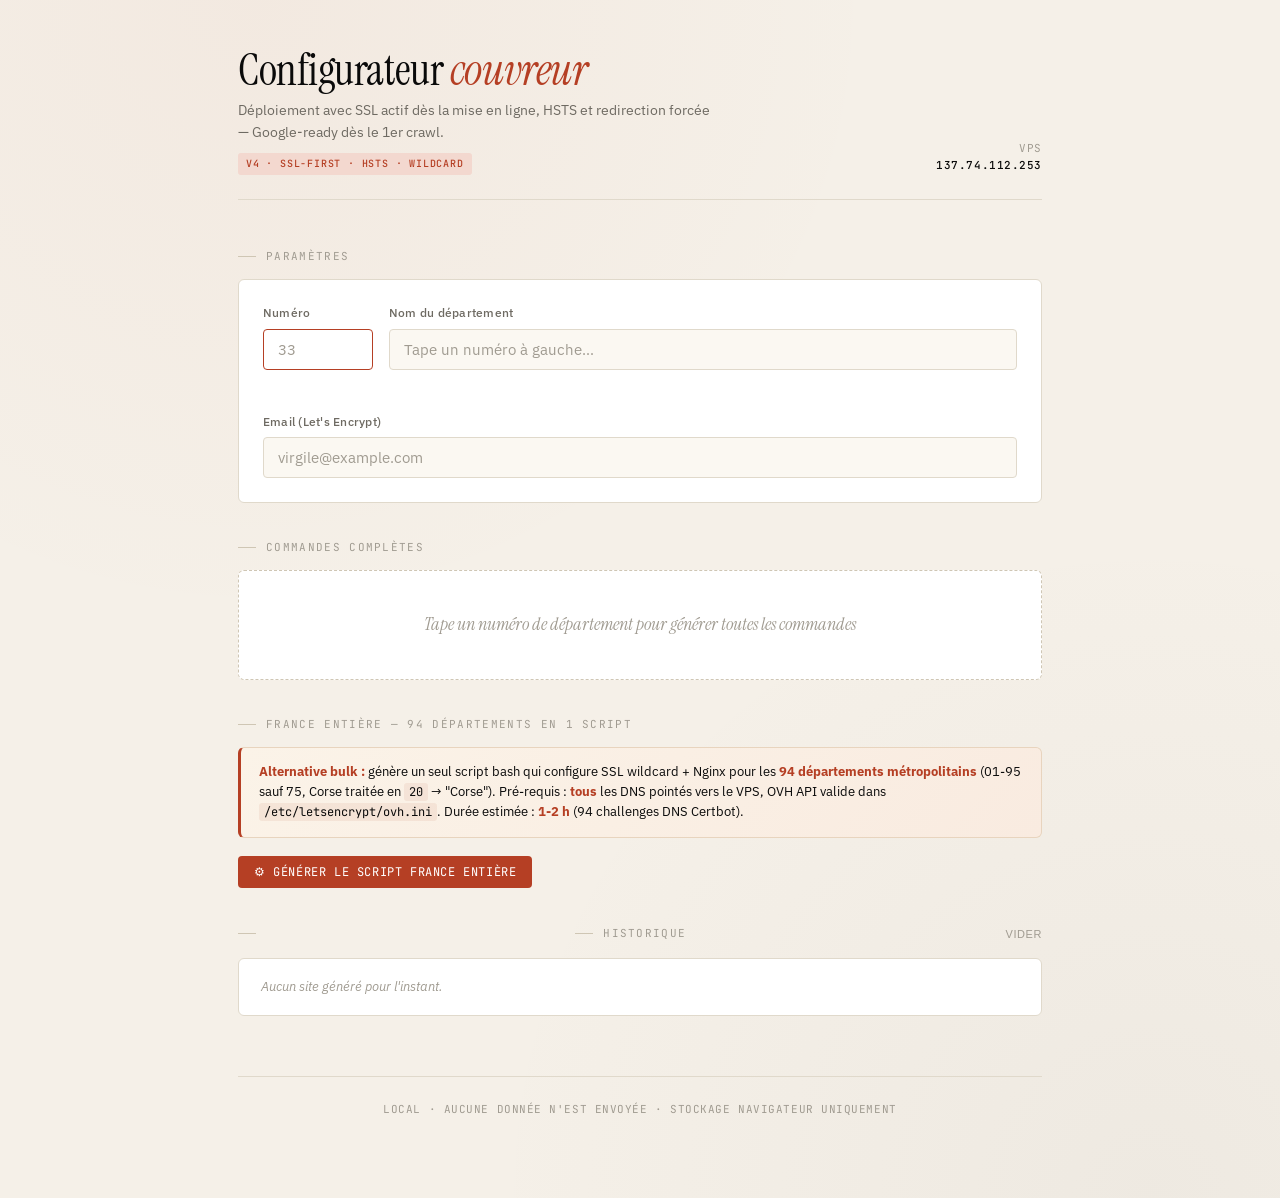
<file: couvreur/_generator/cmd.html>
<!DOCTYPE html>
<html lang="fr">
<head>
<meta charset="UTF-8">
<meta name="viewport" content="width=device-width, initial-scale=1.0">
<title>Configurateur · Réseau couvreur</title>
<link rel="preconnect" href="https://fonts.googleapis.com">
<link rel="preconnect" href="https://fonts.gstatic.com" crossorigin>
<link href="https://fonts.googleapis.com/css2?family=Instrument+Serif:ital@0;1&family=IBM+Plex+Sans:wght@400;500;600&family=JetBrains+Mono:wght@400;500&display=swap" rel="stylesheet">
<style>
  * { margin: 0; padding: 0; box-sizing: border-box; }

  :root {
    --bg: #f5f0e8;
    --bg-elevated: #fbf8f2;
    --bg-paper: #ffffff;
    --text: #0a0a0a;
    --text-muted: #6e6a62;
    --text-subtle: #a09b91;
    --border: #e0d9cb;
    --border-strong: #cfc6b4;
    --accent: #b53f24;
    --accent-soft: #f3d8cf;
    --code-bg: #161310;
    --code-text: #e8e2d4;
    --code-comment: #8a8478;
    --code-string: #d4a373;
    --code-keyword: #f4a261;
    --code-cmd: #a3c585;
    --success: #3d6b34;
    --warning: #b8860b;
  }

  html, body {
    background: var(--bg);
    color: var(--text);
    font-family: 'IBM Plex Sans', -apple-system, sans-serif;
    font-size: 15px;
    line-height: 1.55;
    min-height: 100vh;
    -webkit-font-smoothing: antialiased;
  }

  body {
    background-image:
      radial-gradient(circle at 20% 0%, rgba(181, 63, 36, 0.04), transparent 40%),
      radial-gradient(circle at 90% 100%, rgba(110, 106, 98, 0.05), transparent 40%);
  }

  .container {
    max-width: 860px;
    margin: 0 auto;
    padding: 48px 28px 80px;
  }

  header {
    margin-bottom: 48px;
    padding-bottom: 24px;
    border-bottom: 1px solid var(--border);
    display: flex;
    justify-content: space-between;
    align-items: flex-end;
    gap: 24px;
    flex-wrap: wrap;
  }
  .title-block h1 {
    font-family: 'Instrument Serif', serif;
    font-weight: 400;
    font-size: 44px;
    line-height: 1;
    letter-spacing: -0.01em;
    color: var(--text);
  }
  .title-block h1 em {
    font-style: italic;
    color: var(--accent);
  }
  .title-block p {
    font-size: 14px;
    color: var(--text-muted);
    margin-top: 8px;
    max-width: 480px;
  }
  .badge {
    display: inline-block;
    background: var(--accent-soft);
    color: var(--accent);
    font-family: 'JetBrains Mono', monospace;
    font-size: 10px;
    text-transform: uppercase;
    letter-spacing: 0.08em;
    padding: 3px 8px;
    border-radius: 3px;
    margin-top: 10px;
    font-weight: 500;
  }
  .meta {
    font-family: 'JetBrains Mono', monospace;
    font-size: 11px;
    color: var(--text-subtle);
    text-align: right;
    line-height: 1.6;
    text-transform: uppercase;
    letter-spacing: 0.05em;
  }
  .meta span { display: block; }
  .meta .vps-ip { color: var(--text); font-weight: 500; }

  section { margin-bottom: 36px; }

  .section-label {
    font-family: 'JetBrains Mono', monospace;
    font-size: 11px;
    color: var(--text-subtle);
    text-transform: uppercase;
    letter-spacing: 0.12em;
    margin-bottom: 14px;
    display: flex;
    align-items: center;
    gap: 10px;
  }
  .section-label::before {
    content: "";
    width: 18px;
    height: 1px;
    background: var(--border-strong);
  }
  .section-label .right {
    margin-left: auto;
    display: flex;
    gap: 12px;
    align-items: center;
  }

  .form {
    background: var(--bg-paper);
    border: 1px solid var(--border);
    border-radius: 6px;
    padding: 24px;
    display: grid;
    gap: 20px;
  }
  .row-double {
    display: grid;
    grid-template-columns: 110px 1fr;
    gap: 16px;
  }
  @media (max-width: 480px) {
    .row-double { grid-template-columns: 1fr; }
  }

  .field { position: relative; }
  .field label {
    display: block;
    font-size: 12px;
    color: var(--text-muted);
    margin-bottom: 6px;
    font-weight: 500;
    letter-spacing: 0.02em;
  }
  .field input {
    width: 100%;
    background: var(--bg-elevated);
    border: 1px solid var(--border);
    border-radius: 4px;
    padding: 10px 14px;
    font-family: inherit;
    font-size: 15px;
    color: var(--text);
    transition: border-color 0.15s, background 0.15s;
  }
  .field input:focus {
    outline: none;
    border-color: var(--accent);
    background: #fff;
  }
  .field input::placeholder { color: var(--text-subtle); }
  .field input.unknown { border-color: var(--warning); }
  .field-hint {
    font-size: 11px;
    color: var(--text-subtle);
    margin-top: 6px;
    font-family: 'JetBrains Mono', monospace;
    text-transform: uppercase;
    letter-spacing: 0.05em;
    min-height: 14px;
  }
  .field-hint.warn { color: var(--warning); }
  .field-hint.ok { color: var(--success); }

  .preview {
    background: var(--bg-paper);
    border: 1px solid var(--border);
    border-radius: 6px;
    padding: 18px 22px;
    display: none;
  }
  .preview.show { display: block; }
  .preview-row {
    display: grid;
    grid-template-columns: 130px 1fr;
    gap: 12px;
    padding: 6px 0;
    align-items: baseline;
  }
  .preview-row + .preview-row { border-top: 1px dashed var(--border); }
  .preview-row .label {
    font-size: 12px;
    color: var(--text-muted);
    text-transform: uppercase;
    letter-spacing: 0.05em;
  }
  .preview-row .value {
    font-family: 'JetBrains Mono', monospace;
    font-size: 13px;
    color: var(--text);
    word-break: break-all;
  }

  .commands { display: grid; gap: 14px; }
  .cmd-block {
    background: var(--code-bg);
    border-radius: 6px;
    overflow: hidden;
    border: 1px solid #2a251f;
  }
  .cmd-header {
    display: flex;
    justify-content: space-between;
    align-items: center;
    padding: 10px 16px;
    background: #1f1c17;
    border-bottom: 1px solid #2a251f;
    gap: 12px;
  }
  .cmd-title {
    font-family: 'JetBrains Mono', monospace;
    font-size: 11px;
    color: #b8b2a3;
    text-transform: uppercase;
    letter-spacing: 0.1em;
    display: flex;
    align-items: center;
    gap: 10px;
    flex: 1;
    min-width: 0;
  }
  .cmd-title .desc {
    color: #6f695c;
    font-style: italic;
    text-transform: none;
    letter-spacing: 0.02em;
    overflow: hidden;
    text-overflow: ellipsis;
    white-space: nowrap;
  }
  .cmd-num {
    background: var(--accent);
    color: #fff;
    width: 22px;
    height: 22px;
    border-radius: 50%;
    display: inline-flex;
    align-items: center;
    justify-content: center;
    font-size: 11px;
    font-weight: 600;
    flex-shrink: 0;
  }
  .cmd-copy {
    background: transparent;
    border: 1px solid #3a342c;
    color: #c5bfb0;
    padding: 4px 12px;
    border-radius: 4px;
    font-family: 'JetBrains Mono', monospace;
    font-size: 11px;
    cursor: pointer;
    text-transform: uppercase;
    letter-spacing: 0.05em;
    transition: all 0.15s;
    white-space: nowrap;
    flex-shrink: 0;
  }
  .cmd-copy:hover {
    background: #2a251f;
    border-color: #4a4339;
    color: #fff;
  }
  .cmd-copy.copied {
    background: var(--success);
    border-color: var(--success);
    color: #fff;
  }
  .cmd-body {
    padding: 14px 16px;
    font-family: 'JetBrains Mono', monospace;
    font-size: 12.5px;
    line-height: 1.7;
    color: var(--code-text);
    white-space: pre;
    word-break: normal;
    overflow-x: auto;
  }
  .cmd-body .comment { color: var(--code-comment); font-style: italic; }
  .cmd-body .keyword { color: var(--code-keyword); }
  .cmd-body .string { color: var(--code-string); }
  .cmd-body .cmd { color: var(--code-cmd); }

  .copy-all {
    background: var(--accent);
    border: none;
    color: #fff;
    padding: 6px 14px;
    border-radius: 4px;
    font-family: 'JetBrains Mono', monospace;
    font-size: 11px;
    cursor: pointer;
    text-transform: uppercase;
    letter-spacing: 0.05em;
    transition: opacity 0.15s;
  }
  .copy-all:hover { opacity: 0.85; }
  .copy-all.copied { background: var(--success); }

  .empty-state {
    background: var(--bg-paper);
    border: 1px dashed var(--border-strong);
    border-radius: 6px;
    padding: 40px 24px;
    text-align: center;
    color: var(--text-subtle);
    font-style: italic;
    font-family: 'Instrument Serif', serif;
    font-size: 18px;
  }

  .info-banner {
    background: linear-gradient(135deg, #fbf3e8 0%, #f9ebe0 100%);
    border: 1px solid #e8d4be;
    border-left: 3px solid var(--accent);
    border-radius: 6px;
    padding: 14px 18px;
    margin-bottom: 18px;
    font-size: 13px;
    color: var(--text);
    line-height: 1.55;
  }
  .info-banner strong { color: var(--accent); }
  .info-banner code {
    font-family: 'JetBrains Mono', monospace;
    font-size: 12px;
    background: rgba(181, 63, 36, 0.08);
    padding: 1px 5px;
    border-radius: 3px;
  }

  .history {
    background: var(--bg-paper);
    border: 1px solid var(--border);
    border-radius: 6px;
    padding: 18px 22px;
  }
  .history-empty {
    color: var(--text-subtle);
    font-size: 13px;
    font-style: italic;
  }
  .history-list { display: grid; gap: 8px; }
  .history-item {
    display: flex;
    align-items: center;
    justify-content: space-between;
    padding: 10px 12px;
    background: var(--bg-elevated);
    border: 1px solid var(--border);
    border-radius: 4px;
    cursor: pointer;
    transition: all 0.15s;
  }
  .history-item:hover {
    border-color: var(--accent);
    background: #fff;
  }
  .history-info {
    display: flex;
    align-items: baseline;
    gap: 12px;
    flex-wrap: wrap;
  }
  .history-num {
    font-family: 'JetBrains Mono', monospace;
    font-size: 12px;
    background: var(--accent-soft);
    color: var(--accent);
    padding: 2px 8px;
    border-radius: 3px;
    font-weight: 500;
  }
  .history-name { font-size: 14px; color: var(--text); }
  .history-slug {
    font-family: 'JetBrains Mono', monospace;
    font-size: 12px;
    color: var(--text-muted);
  }
  .history-date {
    font-size: 11px;
    color: var(--text-subtle);
    font-family: 'JetBrains Mono', monospace;
  }
  .history-clear {
    background: transparent;
    border: none;
    color: var(--text-subtle);
    font-size: 11px;
    cursor: pointer;
    text-transform: uppercase;
    letter-spacing: 0.05em;
    padding: 4px 0;
  }
  .history-clear:hover { color: var(--accent); }

  footer {
    margin-top: 60px;
    padding-top: 24px;
    border-top: 1px solid var(--border);
    font-family: 'JetBrains Mono', monospace;
    font-size: 11px;
    color: var(--text-subtle);
    text-transform: uppercase;
    letter-spacing: 0.05em;
    text-align: center;
  }

  @keyframes slideIn {
    from { opacity: 0; transform: translateY(4px); }
    to { opacity: 1; transform: translateY(0); }
  }
  .preview.show, .commands { animation: slideIn 0.25s ease-out; }
  @keyframes flash {
    0% { background: var(--accent-soft); }
    100% { background: var(--bg-elevated); }
  }
  .field input.flash { animation: flash 0.6s ease-out; }
</style>
</head>
<body>
<div class="container">

  <header>
    <div class="title-block">
      <h1>Configurateur <em>couvreur</em></h1>
      <p>Déploiement avec SSL actif dès la mise en ligne, HSTS et redirection forcée — Google-ready dès le 1er crawl.</p>
      <span class="badge">v4 · SSL-first · HSTS · Wildcard</span>
    </div>
    <div class="meta">
      <span>VPS</span>
      <span class="vps-ip">137.74.112.253</span>
    </div>
  </header>

  <section>
    <div class="section-label">Paramètres</div>
    <div class="form">
      <div class="row-double">
        <div class="field">
          <label for="dept-num">Numéro</label>
          <input type="text" id="dept-num" placeholder="33" maxlength="3" autocomplete="off" autofocus />
          <div class="field-hint" id="hint-num">&nbsp;</div>
        </div>
        <div class="field">
          <label for="dept-name">Nom du département</label>
          <input type="text" id="dept-name" placeholder="Tape un numéro à gauche…" autocomplete="off" />
          <div class="field-hint" id="hint-name">&nbsp;</div>
        </div>
      </div>
      <div class="field">
        <label for="email">Email (Let's Encrypt)</label>
        <input type="email" id="email" placeholder="virgile@example.com" autocomplete="email" />
      </div>
    </div>
  </section>

  <section id="preview-section" style="display: none;">
    <div class="section-label">Aperçu</div>
    <div class="preview show" id="preview">
      <div class="preview-row">
        <span class="label">Domaine</span>
        <span class="value" id="p-domain"></span>
      </div>
      <div class="preview-row">
        <span class="label">Site principal</span>
        <span class="value" id="p-main"></span>
      </div>
      <div class="preview-row">
        <span class="label">Sous-domaines</span>
        <span class="value" id="p-subs"></span>
      </div>
      <div class="preview-row">
        <span class="label">Config Nginx</span>
        <span class="value" id="p-nginx"></span>
      </div>
    </div>
  </section>

  <section>
    <div class="section-label">
      Commandes complètes
      <span class="right">
        <button class="copy-all" id="copy-all-btn" style="display:none;">Tout copier</button>
      </span>
    </div>
    <div class="info-banner" id="info-banner" style="display:none;">
      <strong>Ordre logique :</strong> SSL d'abord (challenge DNS, sans Nginx), puis Nginx directement en HTTPS.
      Le site n'est <strong>jamais</strong> accessible en HTTP-only — Google le voit en HTTPS dès le 1er crawl.
      Racine couvreur : <code>/var/www/couvreur/</code> · sites dép. dans <code>couvreur{XX}-pro/</code> · villes dans <code>sous-domaines/{dep}/</code>. Headers ajoutés : <code>HSTS</code> (1 an), <code>X-Content-Type-Options</code>, <code>X-Frame-Options</code>.
    </div>
    <div id="commands-area">
      <div class="empty-state">Tape un numéro de département pour générer toutes les commandes</div>
    </div>
  </section>

  <section>
    <div class="section-label">France entière — 94 départements en 1 script</div>
    <div class="info-banner" style="display:block; margin-bottom: 18px;">
      <strong>Alternative bulk :</strong> génère un seul script bash qui configure SSL wildcard + Nginx pour les <strong>94 départements métropolitains</strong> (01-95 sauf 75, Corse traitée en <code>20</code> → "Corse").
      Pré-requis : <strong>tous</strong> les DNS pointés vers le VPS, OVH API valide dans <code>/etc/letsencrypt/ovh.ini</code>. Durée estimée : <strong>1-2 h</strong> (94 challenges DNS Certbot).
    </div>
    <div id="france-area">
      <button class="copy-all" id="generate-france-btn" style="padding: 8px 16px; font-size: 12px;">⚙ Générer le script France entière</button>
    </div>
  </section>

  <section>
    <div class="section-label" style="display: flex; justify-content: space-between;">
      <span style="display: flex; align-items: center; gap: 10px;"><span style="width: 18px; height: 1px; background: var(--border-strong);"></span>Historique</span>
      <button class="history-clear" id="clear-history" style="border: none;">Vider</button>
    </div>
    <div class="history" id="history-container">
      <div class="history-empty">Aucun site généré pour l'instant.</div>
    </div>
  </section>

  <footer>
    Local · Aucune donnée n'est envoyée · Stockage navigateur uniquement
  </footer>

</div>

<script>
(function() {
  'use strict';

  const STORAGE_KEY = 'configurateur-couvreur-v4';
  const VPS_IP = '137.74.112.253';

  // Hiérarchie couvreur : tout sous /var/www/couvreur/
  //   ├── couvreurXX-pro/                 ← site département (BASE_ROOT/couvreurXX-pro)
  //   └── sous-domaines/{nom_dep}/{slug}/ ← sites villes  (SUBS_ROOT/{nom_dep})
  const BASE_ROOT = '/var/www/couvreur';
  const SUBS_ROOT = `${BASE_ROOT}/sous-domaines`;

  const DEPTS = {
    '01': 'Ain', '02': 'Aisne', '03': 'Allier', '04': 'Alpes-de-Haute-Provence',
    '05': 'Hautes-Alpes', '06': 'Alpes-Maritimes', '07': 'Ardèche', '08': 'Ardennes',
    '09': 'Ariège', '10': 'Aube', '11': 'Aude', '12': 'Aveyron',
    '13': 'Bouches-du-Rhône', '14': 'Calvados', '15': 'Cantal', '16': 'Charente',
    '17': 'Charente-Maritime', '18': 'Cher', '19': 'Corrèze',
    '20': 'Corse', '2A': 'Corse-du-Sud', '2B': 'Haute-Corse',
    '21': 'Côte-d\'Or', '22': 'Côtes-d\'Armor', '23': 'Creuse', '24': 'Dordogne',
    '25': 'Doubs', '26': 'Drôme', '27': 'Eure', '28': 'Eure-et-Loir',
    '29': 'Finistère', '30': 'Gard', '31': 'Haute-Garonne', '32': 'Gers',
    '33': 'Gironde', '34': 'Hérault', '35': 'Ille-et-Vilaine', '36': 'Indre',
    '37': 'Indre-et-Loire', '38': 'Isère', '39': 'Jura', '40': 'Landes',
    '41': 'Loir-et-Cher', '42': 'Loire', '43': 'Haute-Loire', '44': 'Loire-Atlantique',
    '45': 'Loiret', '46': 'Lot', '47': 'Lot-et-Garonne', '48': 'Lozère',
    '49': 'Maine-et-Loire', '50': 'Manche', '51': 'Marne', '52': 'Haute-Marne',
    '53': 'Mayenne', '54': 'Meurthe-et-Moselle', '55': 'Meuse', '56': 'Morbihan',
    '57': 'Moselle', '58': 'Nièvre', '59': 'Nord', '60': 'Oise',
    '61': 'Orne', '62': 'Pas-de-Calais', '63': 'Puy-de-Dôme', '64': 'Pyrénées-Atlantiques',
    '65': 'Hautes-Pyrénées', '66': 'Pyrénées-Orientales', '67': 'Bas-Rhin', '68': 'Haut-Rhin',
    '69': 'Rhône', '70': 'Haute-Saône', '71': 'Saône-et-Loire', '72': 'Sarthe',
    '73': 'Savoie', '74': 'Haute-Savoie', '75': 'Paris', '76': 'Seine-Maritime',
    '77': 'Seine-et-Marne', '78': 'Yvelines', '79': 'Deux-Sèvres', '80': 'Somme',
    '81': 'Tarn', '82': 'Tarn-et-Garonne', '83': 'Var', '84': 'Vaucluse',
    '85': 'Vendée', '86': 'Vienne', '87': 'Haute-Vienne', '88': 'Vosges',
    '89': 'Yonne', '90': 'Territoire de Belfort', '91': 'Essonne', '92': 'Hauts-de-Seine',
    '93': 'Seine-Saint-Denis', '94': 'Val-de-Marne', '95': 'Val-d\'Oise',
    '971': 'Guadeloupe', '972': 'Martinique', '973': 'Guyane',
    '974': 'La Réunion', '976': 'Mayotte'
  };

  function normalize(str) {
    return str
      .toLowerCase()
      .normalize('NFD').replace(/[̀-ͯ]/g, '')
      .replace(/['\s]+/g, '-')
      .replace(/[^a-z0-9-]/g, '')
      .replace(/-+/g, '-')
      .replace(/^-|-$/g, '');
  }

  function normalizeNum(raw) {
    return raw.trim().toUpperCase().replace(/[^0-9AB]/g, '');
  }

  function loadStore() {
    try {
      return JSON.parse(localStorage.getItem(STORAGE_KEY)) || { email: '', history: [] };
    } catch (e) { return { email: '', history: [] }; }
  }
  function saveStore(s) {
    try { localStorage.setItem(STORAGE_KEY, JSON.stringify(s)); } catch (e) {}
  }

  let store = loadStore();
  let userEditedName = false;

  const numEl   = document.getElementById('dept-num');
  const nameEl  = document.getElementById('dept-name');
  const mailEl  = document.getElementById('email');
  const hintNum = document.getElementById('hint-num');
  const hintName = document.getElementById('hint-name');
  const preview = document.getElementById('preview-section');
  const pDomain = document.getElementById('p-domain');
  const pMain   = document.getElementById('p-main');
  const pSubs   = document.getElementById('p-subs');
  const pNginx  = document.getElementById('p-nginx');
  const cmdArea = document.getElementById('commands-area');
  const histBox = document.getElementById('history-container');
  const clearBtn = document.getElementById('clear-history');
  const copyAllBtn = document.getElementById('copy-all-btn');
  const infoBanner = document.getElementById('info-banner');

  if (store.email) mailEl.value = store.email;

  // Padding 2 chiffres pour matcher exactement le pattern URL utilisé par couvreur/generate.js (couvreur{NN}-pro.fr).
  // 2A/2B et outre-mer 971+ restent intacts.
  function depForDomain(raw) {
    const s = String(raw).toUpperCase();
    if (s === '2A' || s === '2B' || s.length >= 3) return s;
    return s.padStart(2, '0');
  }

  function buildBlocks(num, slug, email) {
    const numDomain = depForDomain(num).toLowerCase();
    const domain = `couvreur${numDomain}-pro.fr`;
    const confName = `couvreur${numDomain}-pro`;
    const mainDir = `${BASE_ROOT}/couvreur${numDomain}-pro`;
    const subsDir = `${SUBS_ROOT}/${slug}`;

    return [
      {
        num: 1,
        title: 'Vérification DNS',
        desc: 'Confirme que le domaine pointe vers le VPS',
        body:
`<span class="comment"># Doit retourner ${VPS_IP} pour les 3 lignes</span>
<span class="cmd">dig</span> ${domain} +short
<span class="cmd">dig</span> www.${domain} +short
<span class="cmd">dig</span> test.${domain} +short`
      },
      {
        num: 2,
        title: 'Création des dossiers',
        desc: 'Hiérarchie /var/www/couvreur/ : couvreurXX-pro + sous-domaines/{dep}/',
        body:
`<span class="cmd">sudo mkdir</span> -p ${mainDir}
<span class="cmd">sudo mkdir</span> -p ${subsDir}
<span class="cmd">sudo chown</span> -R www-data:www-data ${BASE_ROOT}
<span class="cmd">sudo chmod</span> -R 755 /var/www/`
      },
      {
        num: 3,
        title: 'Certificat SSL wildcard',
        desc: 'Certbot via API OVH (DNS-01) — généré AVANT Nginx',
        body:
`<span class="comment"># Certificat couvrant le domaine + tous les sous-domaines</span>
<span class="comment"># DNS-01 = aucune dépendance à Nginx, le cert existe avant la 1re mise en ligne</span>
<span class="cmd">sudo certbot</span> certonly \\
  --dns-ovh \\
  --dns-ovh-credentials /etc/letsencrypt/ovh.ini \\
  -d <span class="string">${domain}</span> \\
  -d <span class="string">"*.${domain}"</span> \\
  --agree-tos \\
  --email <span class="string">${email}</span> \\
  --non-interactive`
      },
      {
        num: 4,
        title: 'Config Nginx HTTPS (avec HSTS et redirection)',
        desc: 'Site servi en HTTPS dès le 1er chargement, headers Google-friendly',
        body:
`<span class="cmd">sudo tee</span> /etc/nginx/sites-available/${confName} &gt; /dev/null &lt;&lt;<span class="string">'EOF'</span>
<span class="comment"># ─────────────────────────────────────────────────────────</span>
<span class="comment"># REDIRECTION HTTP → HTTPS (domaine principal + sous-domaines)</span>
<span class="comment"># ─────────────────────────────────────────────────────────</span>
server {
    listen 80;
    listen [::]:80;
    server_name ${domain} *.${domain};
    return 301 https://$host$request_uri;
}

<span class="comment"># ─────────────────────────────────────────────────────────</span>
<span class="comment"># HTTPS — DOMAINE PRINCIPAL</span>
<span class="comment"># ─────────────────────────────────────────────────────────</span>
server {
    listen 443 ssl http2;
    listen [::]:443 ssl http2;
    server_name ${domain} www.${domain};

    ssl_certificate     /etc/letsencrypt/live/${domain}/fullchain.pem;
    ssl_certificate_key /etc/letsencrypt/live/${domain}/privkey.pem;
    ssl_protocols       TLSv1.2 TLSv1.3;
    ssl_prefer_server_ciphers off;

    <span class="comment"># HSTS : annonce à Google que le site est HTTPS-only pour 1 an</span>
    add_header Strict-Transport-Security "max-age=31536000; includeSubDomains" always;
    add_header X-Content-Type-Options "nosniff" always;
    add_header X-Frame-Options "SAMEORIGIN" always;
    add_header Referrer-Policy "strict-origin-when-cross-origin" always;

    root  ${mainDir};
    index index.html;

    <span class="comment"># Cache long sur les assets statiques (gain ~130 KiB sur visites répétées)</span>
    location ~* \\.(webp|png|jpg|jpeg|gif|svg|ico|css|js|woff2?|ttf)$ {
        expires 1y;
        add_header Cache-Control "public, immutable" always;
        access_log off;
    }

    location / {
        try_files $uri $uri/ /index.html;
    }
}

<span class="comment"># ─────────────────────────────────────────────────────────</span>
<span class="comment"># HTTPS — SOUS-DOMAINES DYNAMIQUES (1 par commune)</span>
<span class="comment"># Racine servie : ${subsDir}/&lt;commune&gt;/</span>
<span class="comment"># ─────────────────────────────────────────────────────────</span>
server {
    listen 443 ssl http2;
    listen [::]:443 ssl http2;
    server_name ~^(?&lt;subdomain&gt;(?!www$)[^.]+)\\.couvreur${numDomain}-pro\\.fr$;

    ssl_certificate     /etc/letsencrypt/live/${domain}/fullchain.pem;
    ssl_certificate_key /etc/letsencrypt/live/${domain}/privkey.pem;
    ssl_protocols       TLSv1.2 TLSv1.3;
    ssl_prefer_server_ciphers off;

    add_header Strict-Transport-Security "max-age=31536000; includeSubDomains" always;
    add_header X-Content-Type-Options "nosniff" always;
    add_header X-Frame-Options "SAMEORIGIN" always;
    add_header Referrer-Policy "strict-origin-when-cross-origin" always;

    root  ${subsDir}/$subdomain;
    index index.html;

    <span class="comment"># Cache long sur les assets statiques (gain ~130 KiB sur visites répétées)</span>
    location ~* \\.(webp|png|jpg|jpeg|gif|svg|ico|css|js|woff2?|ttf)$ {
        expires 1y;
        add_header Cache-Control "public, immutable" always;
        access_log off;
    }

    location / {
        try_files $uri $uri/ /index.html;
    }
}
EOF`
      },
      {
        num: 5,
        title: 'Activation du site',
        desc: 'Symlink + test syntaxique + reload sans interruption',
        body:
`<span class="cmd">sudo ln</span> -sf /etc/nginx/sites-available/${confName} /etc/nginx/sites-enabled/
<span class="cmd">sudo nginx</span> -t
<span class="cmd">sudo systemctl</span> reload nginx`
      },
      {
        num: 6,
        title: 'Tests Google Search Console-ready',
        desc: 'Valide redirect, HSTS, certificat wildcard avant soumission',
        body:
`<span class="comment"># ─── Test 1 : HTTP doit retourner 301 vers HTTPS ───</span>
<span class="cmd">curl</span> -I http://${domain}
<span class="comment"># ATTENDU : HTTP/1.1 301 Moved Permanently + Location: https://${domain}/</span>

<span class="comment"># ─── Test 2 : HTTPS doit retourner 200 + header HSTS ───</span>
<span class="cmd">curl</span> -I https://${domain}
<span class="cmd">curl</span> -I https://www.${domain}
<span class="comment"># ATTENDU : HTTP/2 200 + strict-transport-security: max-age=31536000...</span>

<span class="comment"># ─── Test 3 : un sous-domaine quelconque (le wildcard fonctionne) ───</span>
<span class="cmd">curl</span> -I https://test.${domain}
<span class="comment"># ATTENDU : HTTP/2 200 (ou 404 si dossier vide, mais cert valide = OK)</span>

<span class="comment"># ─── Test 4 : validation du certificat wildcard ───</span>
<span class="cmd">echo</span> | <span class="cmd">openssl</span> s_client -connect test.${domain}:443 \\
  -servername test.${domain} 2&gt;/dev/null \\
  | <span class="cmd">openssl</span> x509 -noout -subject -dates
<span class="comment"># ATTENDU : subject=CN=${domain} + dates valides (90 jours)</span>

<span class="comment"># ─── Si tous les tests passent : tu peux soumettre à Google ───</span>
<span class="comment"># https://search.google.com/search-console</span>`
      }
    ];
  }

  function stripHtml(html) {
    const tmp = document.createElement('div');
    tmp.innerHTML = html;
    return tmp.textContent || '';
  }

  function renderCommands(num, slug, email) {
    const blocks = buildBlocks(num, slug, email);
    cmdArea.innerHTML = '<div class="commands">' + blocks.map(b => `
      <div class="cmd-block">
        <div class="cmd-header">
          <span class="cmd-title">
            <span class="cmd-num">${b.num}</span>
            <span>${b.title}</span>
            <span class="desc">· ${b.desc}</span>
          </span>
          <button class="cmd-copy">Copier</button>
        </div>
        <div class="cmd-body" data-raw="${encodeURIComponent(stripHtml(b.body))}">${b.body}</div>
      </div>
    `).join('') + '</div>';

    cmdArea.querySelectorAll('.cmd-copy').forEach(btn => {
      btn.addEventListener('click', () => {
        const block = btn.closest('.cmd-block');
        const raw = decodeURIComponent(block.querySelector('.cmd-body').dataset.raw);
        navigator.clipboard.writeText(raw).then(() => {
          const old = btn.textContent;
          btn.textContent = '✓ Copié';
          btn.classList.add('copied');
          setTimeout(() => {
            btn.textContent = old;
            btn.classList.remove('copied');
          }, 1500);
        });
      });
    });

    copyAllBtn.style.display = 'inline-block';
    infoBanner.style.display = 'block';
  }

  function renderEmpty() {
    cmdArea.innerHTML = '<div class="empty-state">Tape un numéro de département pour générer toutes les commandes</div>';
    copyAllBtn.style.display = 'none';
    infoBanner.style.display = 'none';
  }

  function autoFillName(num) {
    if (DEPTS[num]) {
      nameEl.value = DEPTS[num];
      nameEl.classList.add('flash');
      setTimeout(() => nameEl.classList.remove('flash'), 600);
      userEditedName = false;
      hintNum.textContent = '✓ ' + DEPTS[num];
      hintNum.className = 'field-hint ok';
      numEl.classList.remove('unknown');
    } else if (num.length >= 2) {
      hintNum.textContent = 'Code inconnu — saisis le nom à la main';
      hintNum.className = 'field-hint warn';
      numEl.classList.add('unknown');
      if (!userEditedName) nameEl.value = '';
    } else {
      hintNum.innerHTML = '&nbsp;';
      hintNum.className = 'field-hint';
      numEl.classList.remove('unknown');
    }
  }

  function update() {
    const rawNum = numEl.value;
    const num    = normalizeNum(rawNum);
    if (rawNum !== num) numEl.value = num;

    const name  = nameEl.value.trim();
    const email = mailEl.value.trim() || 'ton@email.com';
    const slug  = name ? normalize(name) : '';

    if (slug) {
      hintName.textContent = 'slug : ' + slug;
      hintName.className = 'field-hint';
    } else {
      hintName.innerHTML = '&nbsp;';
      hintName.className = 'field-hint';
    }

    if (num && slug) {
      const numDomain = depForDomain(num).toLowerCase();
      const domain = `couvreur${numDomain}-pro.fr`;
      pDomain.textContent = domain;
      pMain.textContent   = `${BASE_ROOT}/couvreur${numDomain}-pro`;
      pSubs.textContent   = `${SUBS_ROOT}/${slug}`;
      pNginx.textContent  = `/etc/nginx/sites-available/couvreur${numDomain}-pro`;
      preview.style.display = 'block';
      renderCommands(num, slug, email);
    } else {
      preview.style.display = 'none';
      renderEmpty();
    }
  }

  copyAllBtn.addEventListener('click', () => {
    const bodies = cmdArea.querySelectorAll('.cmd-body');
    let all = '';
    bodies.forEach((body, i) => {
      const block = body.closest('.cmd-block');
      const titleEl = block.querySelector('.cmd-title span:nth-child(2)');
      const title = titleEl ? titleEl.textContent.trim() : '';
      const raw = decodeURIComponent(body.dataset.raw);
      all += `# ═══════════════════════════════════════════════════════\n`;
      all += `# ÉTAPE ${i + 1} — ${title.toUpperCase()}\n`;
      all += `# ═══════════════════════════════════════════════════════\n`;
      all += raw + '\n\n';
    });
    navigator.clipboard.writeText(all.trim()).then(() => {
      const old = copyAllBtn.textContent;
      copyAllBtn.textContent = '✓ Tout copié';
      copyAllBtn.classList.add('copied');
      setTimeout(() => {
        copyAllBtn.textContent = old;
        copyAllBtn.classList.remove('copied');
      }, 1500);
    });
  });

  function addToHistory(num, name, slug) {
    store.history = store.history.filter(h => !(h.num === num && h.slug === slug));
    store.history.unshift({ num, name, slug, date: new Date().toISOString() });
    if (store.history.length > 12) store.history.length = 12;
    saveStore(store);
    renderHistory();
  }

  function formatDate(iso) {
    const d = new Date(iso);
    const today = new Date();
    const sameDay = d.toDateString() === today.toDateString();
    if (sameDay) return d.toLocaleTimeString('fr-FR', { hour: '2-digit', minute: '2-digit' });
    return d.toLocaleDateString('fr-FR', { day: '2-digit', month: '2-digit' });
  }

  function renderHistory() {
    if (!store.history.length) {
      histBox.innerHTML = '<div class="history-empty">Aucun site généré pour l\'instant.</div>';
      return;
    }
    histBox.innerHTML = '<div class="history-list">' + store.history.map(h => `
      <div class="history-item" data-num="${h.num}" data-name="${h.name.replace(/"/g, '&quot;')}">
        <div class="history-info">
          <span class="history-num">${h.num}</span>
          <span class="history-name">${h.name}</span>
          <span class="history-slug">${h.slug}</span>
        </div>
        <span class="history-date">${formatDate(h.date)}</span>
      </div>
    `).join('') + '</div>';

    histBox.querySelectorAll('.history-item').forEach(item => {
      item.addEventListener('click', () => {
        numEl.value = item.dataset.num;
        nameEl.value = item.dataset.name;
        userEditedName = true;
        update();
        window.scrollTo({ top: 0, behavior: 'smooth' });
      });
    });
  }

  clearBtn.addEventListener('click', () => {
    if (confirm('Vider l\'historique ?')) {
      store.history = [];
      saveStore(store);
      renderHistory();
    }
  });

  let saveTimer;
  function debounceHistory() {
    clearTimeout(saveTimer);
    saveTimer = setTimeout(() => {
      const num = normalizeNum(numEl.value);
      const name = nameEl.value.trim();
      const slug = name ? normalize(name) : '';
      if (num && slug && name.length >= 2) addToHistory(num, name, slug);
    }, 1500);
  }

  numEl.addEventListener('input', () => {
    const num = normalizeNum(numEl.value);
    autoFillName(num);
    update();
    debounceHistory();
  });
  nameEl.addEventListener('input', () => {
    userEditedName = true;
    update();
    debounceHistory();
  });
  mailEl.addEventListener('input', () => {
    update();
    store.email = mailEl.value.trim();
    saveStore(store);
  });

  // ─── France entière : génère un script bash pour 94 deps en 1 passe ────────

  function buildFranceScript(email) {
    const codes = [];
    for (let i = 1; i <= 95; i++) {
      if (i === 75) continue;
      codes.push(String(i).padStart(2, '0'));
    }

    const callLines = codes.map(c => {
      const name = (c === '20') ? 'Corse' : (DEPTS[c] || 'dep-' + c);
      const slug = normalize(name);
      return 'configure_dep "' + c + '" "' + slug + '"  # ' + name;
    }).join('\n');

    return '#!/bin/bash\n' +
'# ════════════════════════════════════════════════════════════════\n' +
'# Config France entière — ' + codes.length + ' départements couvreur\n' +
'# SSL wildcard + Nginx HTTPS pour 01-95 (sauf 75), Corse = 20.\n' +
'# Pré-requis : DNS pointés vers ce VPS pour TOUS les domaines.\n' +
'#              OVH API configurée (/etc/letsencrypt/ovh.ini).\n' +
'# Durée estimée : 1-2 h (' + codes.length + ' challenges DNS Certbot).\n' +
'# ════════════════════════════════════════════════════════════════\n' +
'\n' +
'set -e\n' +
'\n' +
'EMAIL="' + email + '"\n' +
'\n' +
'sudo mkdir -p /var/www/couvreur/sous-domaines\n' +
'\n' +
"# Template Nginx (single-quoted heredoc = pas d'expansion bash, placeholders __XXX__)\n" +
"read -r -d '' NGINX_TMPL <<'NGINX_TMPL_EOF' || true\n" +
'server {\n' +
'    listen 80;\n' +
'    listen [::]:80;\n' +
'    server_name __DOMAIN__ *.__DOMAIN__;\n' +
'    return 301 https://$host$request_uri;\n' +
'}\n' +
'\n' +
'server {\n' +
'    listen 443 ssl http2;\n' +
'    listen [::]:443 ssl http2;\n' +
'    server_name __DOMAIN__ www.__DOMAIN__;\n' +
'    ssl_certificate     /etc/letsencrypt/live/__DOMAIN__/fullchain.pem;\n' +
'    ssl_certificate_key /etc/letsencrypt/live/__DOMAIN__/privkey.pem;\n' +
'    ssl_protocols       TLSv1.2 TLSv1.3;\n' +
'    ssl_prefer_server_ciphers off;\n' +
'\n' +
'    add_header Strict-Transport-Security "max-age=31536000; includeSubDomains" always;\n' +
'    add_header X-Content-Type-Options "nosniff" always;\n' +
'    add_header X-Frame-Options "SAMEORIGIN" always;\n' +
'    add_header Referrer-Policy "strict-origin-when-cross-origin" always;\n' +
'\n' +
'    root  __MAIN_DIR__;\n' +
'    index index.html;\n' +
'\n' +
'    location ~* \\.(webp|png|jpg|jpeg|gif|svg|ico|css|js|woff2?|ttf)$ {\n' +
'        expires 1y;\n' +
'        add_header Cache-Control "public, immutable" always;\n' +
'        access_log off;\n' +
'    }\n' +
'\n' +
'    location / {\n' +
'        try_files $uri $uri/ /index.html;\n' +
'    }\n' +
'}\n' +
'\n' +
'server {\n' +
'    listen 443 ssl http2;\n' +
'    listen [::]:443 ssl http2;\n' +
'    server_name ~^(?<subdomain>(?!www$)[^.]+)\\.couvreur__CODE__-pro\\.fr$;\n' +
'    ssl_certificate     /etc/letsencrypt/live/__DOMAIN__/fullchain.pem;\n' +
'    ssl_certificate_key /etc/letsencrypt/live/__DOMAIN__/privkey.pem;\n' +
'    ssl_protocols       TLSv1.2 TLSv1.3;\n' +
'    ssl_prefer_server_ciphers off;\n' +
'\n' +
'    add_header Strict-Transport-Security "max-age=31536000; includeSubDomains" always;\n' +
'    add_header X-Content-Type-Options "nosniff" always;\n' +
'    add_header X-Frame-Options "SAMEORIGIN" always;\n' +
'    add_header Referrer-Policy "strict-origin-when-cross-origin" always;\n' +
'\n' +
'    root  __SUBS_DIR__/$subdomain;\n' +
'    index index.html;\n' +
'\n' +
'    location ~* \\.(webp|png|jpg|jpeg|gif|svg|ico|css|js|woff2?|ttf)$ {\n' +
'        expires 1y;\n' +
'        add_header Cache-Control "public, immutable" always;\n' +
'        access_log off;\n' +
'    }\n' +
'\n' +
'    location / {\n' +
'        try_files $uri $uri/ /index.html;\n' +
'    }\n' +
'}\n' +
'NGINX_TMPL_EOF\n' +
'\n' +
'configure_dep() {\n' +
'  local code="$1"\n' +
'  local slug="$2"\n' +
'  local domain="couvreur${code}-pro.fr"\n' +
'  local conf="couvreur${code}-pro"\n' +
'  local mainDir="/var/www/couvreur/couvreur${code}-pro"\n' +
'  local subsDir="/var/www/couvreur/sous-domaines/${slug}"\n' +
'\n' +
'  echo ""\n' +
'  echo "═══ ${code} → ${slug} ═══"\n' +
'\n' +
'  sudo mkdir -p "$mainDir" "$subsDir"\n' +
'\n' +
'  sudo certbot certonly \\\n' +
'    --dns-ovh \\\n' +
'    --dns-ovh-credentials /etc/letsencrypt/ovh.ini \\\n' +
'    -d "$domain" \\\n' +
'    -d "*.$domain" \\\n' +
'    --agree-tos \\\n' +
'    --email "$EMAIL" \\\n' +
'    --non-interactive\n' +
'\n' +
'  echo "$NGINX_TMPL" \\\n' +
'    | sed -e "s|__DOMAIN__|$domain|g" \\\n' +
'          -e "s|__MAIN_DIR__|$mainDir|g" \\\n' +
'          -e "s|__SUBS_DIR__|$subsDir|g" \\\n' +
'          -e "s|__CODE__|$code|g" \\\n' +
'    | sudo tee "/etc/nginx/sites-available/$conf" > /dev/null\n' +
'\n' +
'  sudo ln -sf "/etc/nginx/sites-available/$conf" /etc/nginx/sites-enabled/\n' +
'}\n' +
'\n' +
callLines + '\n' +
'\n' +
'sudo chown -R www-data:www-data /var/www/couvreur\n' +
'sudo chmod -R 755 /var/www/\n' +
'sudo nginx -t && sudo systemctl reload nginx\n' +
'\n' +
'echo ""\n' +
'echo "✅ ' + codes.length + ' départements configurés."\n';
  }

  const generateFranceBtn = document.getElementById('generate-france-btn');
  const franceArea = document.getElementById('france-area');

  generateFranceBtn.addEventListener('click', () => {
    const email = mailEl.value.trim() || 'ton@email.com';
    const script = buildFranceScript(email);
    franceArea.innerHTML = '<div class="commands"><div class="cmd-block">' +
      '<div class="cmd-header">' +
      '<span class="cmd-title"><span class="cmd-num">∞</span><span>Script France entière</span><span class="desc">· 94 deps SSL+Nginx en 1 passe</span></span>' +
      '<button class="cmd-copy">Copier</button>' +
      '</div>' +
      '<div class="cmd-body" data-raw="' + encodeURIComponent(script) + '">' +
      script.replace(/&/g, '&amp;').replace(/</g, '&lt;').replace(/>/g, '&gt;') +
      '</div>' +
      '</div></div>';
    franceArea.querySelector('.cmd-copy').addEventListener('click', (e) => {
      const btn = e.currentTarget;
      const raw = decodeURIComponent(btn.closest('.cmd-block').querySelector('.cmd-body').dataset.raw);
      navigator.clipboard.writeText(raw).then(() => {
        btn.textContent = '✓ Copié';
        btn.classList.add('copied');
        setTimeout(() => { btn.textContent = 'Copier'; btn.classList.remove('copied'); }, 1500);
      });
    });
  });

  renderHistory();
  update();

})();
</script>
</body>
</html>
</file>
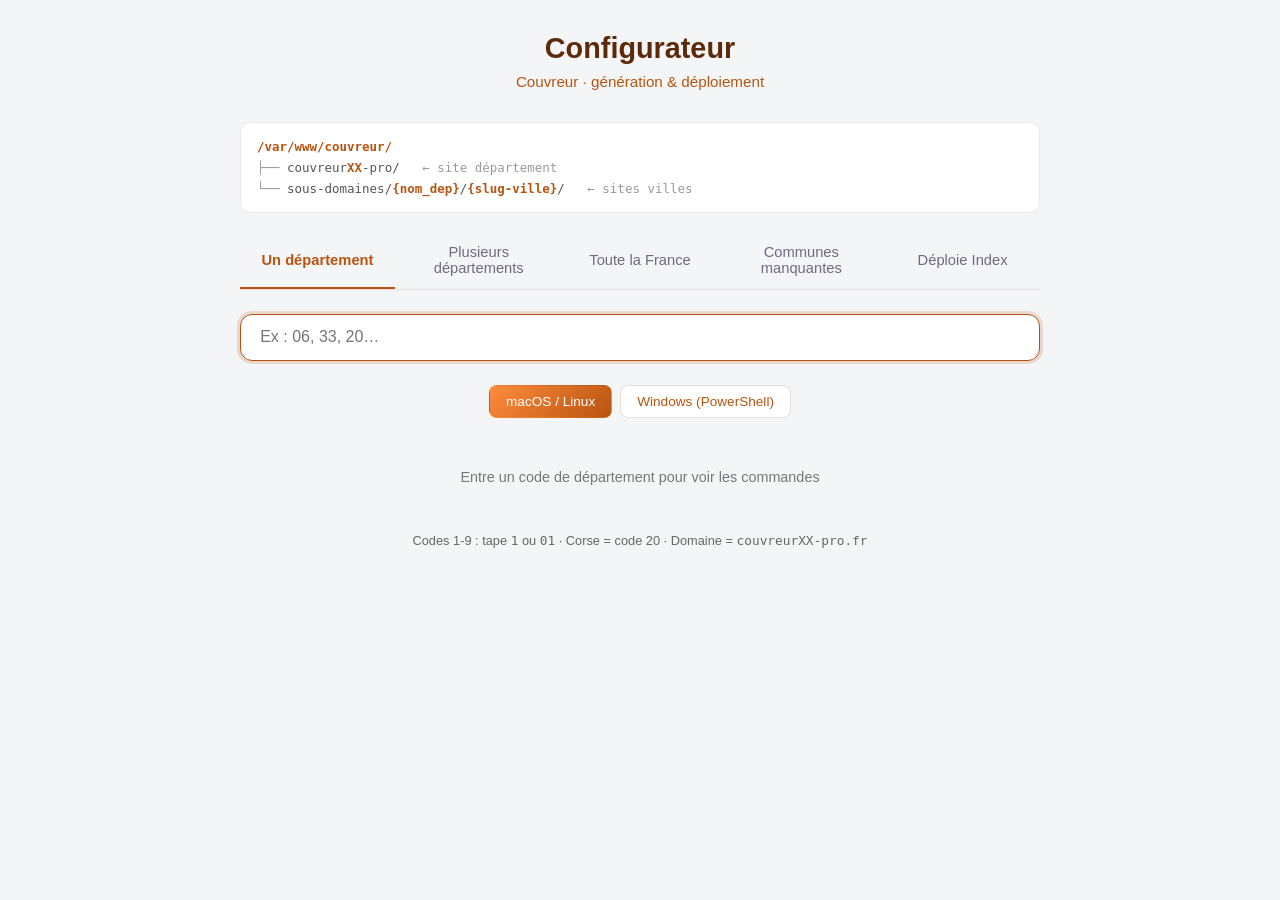
<file: couvreur/_generator/configurateur.html>
<!DOCTYPE html>
<html lang="fr">
<head>
  <meta charset="UTF-8">
  <meta name="viewport" content="width=device-width, initial-scale=1.0">
  <title>Configurateur — Couvreur</title>
  <style>
    * { margin: 0; padding: 0; box-sizing: border-box; }
    body {
      font-family: "Poppins", -apple-system, BlinkMacSystemFont, 'Segoe UI', Roboto, sans-serif;
      background: #f4f5f7;
      color: #1a1a1a;
      min-height: 100vh;
      display: flex;
      flex-direction: column;
      align-items: center;
      padding: 2rem 1rem;
    }
    .header { text-align: center; margin-bottom: 2rem; }
    h1 {
      font-size: 1.8rem;
      color: #5C2A08;
      margin-bottom: .5rem;
    }
    .subtitle {
      color: #B85410;
      font-size: .95rem;
    }
    .container { width: 100%; max-width: 800px; }

    /* Onglets */
    .tabs {
      display: flex;
      gap: .4rem;
      margin-bottom: 1.5rem;
      border-bottom: 1px solid rgba(92, 42, 8, 0.12);
      padding-bottom: 0;
    }
    .tab {
      flex: 1;
      padding: .7rem 1rem;
      border: none;
      background: transparent;
      color: #6b6b80;
      font-size: .92rem;
      font-weight: 500;
      cursor: pointer;
      border-bottom: 2px solid transparent;
      transition: all .15s;
    }
    .tab:hover { color: #B85410; }
    .tab.active {
      color: #B85410;
      border-bottom-color: #B85410;
      font-weight: 700;
    }

    .pane { display: none; }
    .pane.active { display: block; }

    .input-row {
      display: flex;
      gap: .6rem;
      margin-bottom: 1.5rem;
    }
    input[type="text"] {
      flex: 1;
      padding: .85rem 1.2rem;
      border-radius: 12px;
      border: 1px solid rgba(92, 42, 8, 0.15);
      background: #fff;
      color: #1a1a1a;
      font-size: 1rem;
      outline: none;
      transition: border-color .2s, box-shadow .2s;
    }
    input[type="text"]:focus {
      border-color: #B85410;
      box-shadow: 0 0 0 3px rgba(184, 84, 16, 0.18);
    }
    textarea {
      width: 100%;
      min-height: 120px;
      padding: .85rem 1.2rem;
      border-radius: 12px;
      border: 1px solid rgba(92, 42, 8, 0.15);
      background: #fff;
      color: #1a1a1a;
      font-size: 1rem;
      outline: none;
      font-family: inherit;
      resize: vertical;
      margin-bottom: 1rem;
      transition: border-color .2s, box-shadow .2s;
    }
    textarea:focus {
      border-color: #B85410;
      box-shadow: 0 0 0 3px rgba(184, 84, 16, 0.18);
    }
    .btn-primary {
      padding: .85rem 1.5rem;
      border-radius: 12px;
      border: none;
      background: linear-gradient(135deg, #FF8B3D, #B85410);
      color: #fff;
      font-size: 1rem;
      font-weight: 600;
      cursor: pointer;
      transition: transform .15s, box-shadow .15s;
    }
    .btn-primary:hover {
      transform: translateY(-1px);
      box-shadow: 0 6px 20px rgba(184, 84, 16, 0.3);
    }
    .pane-info {
      background: #fff;
      border: 1px solid rgba(92, 42, 8, 0.08);
      border-radius: 12px;
      padding: 1rem 1.2rem;
      margin-bottom: 1rem;
      color: #555;
      font-size: .9rem;
      line-height: 1.5;
    }
    .pane-info code {
      background: #fff3e8;
      color: #B85410;
      padding: 0 .3rem;
      border-radius: 3px;
      font-family: 'SF Mono', Menlo, monospace;
      font-size: .85em;
    }

    .os-toggle {
      display: flex;
      justify-content: center;
      gap: .5rem;
      margin-bottom: 1.2rem;
    }
    .os-btn {
      padding: .5rem 1rem;
      border-radius: 8px;
      border: 1px solid rgba(92, 42, 8, 0.15);
      background: #fff;
      color: #B85410;
      font-size: .85rem;
      cursor: pointer;
      transition: all .15s;
    }
    .os-btn:hover { border-color: #FF8B3D; }
    .os-btn.active {
      background: linear-gradient(135deg, #FF8B3D, #B85410);
      color: #fff;
      border-color: transparent;
    }
    .dep-name {
      text-align: center;
      font-size: 1.2rem;
      font-weight: 700;
      color: #5C2A08;
      margin-bottom: 1rem;
    }
    .cmd-block {
      background: #fff;
      border: 1px solid rgba(92, 42, 8, 0.1);
      border-radius: 14px;
      padding: 1rem 1.2rem;
      margin-bottom: 1rem;
      box-shadow: 0 4px 24px rgba(92, 42, 8, 0.06);
      position: relative;
    }
    .cmd-label {
      font-size: .8rem;
      text-transform: uppercase;
      letter-spacing: .5px;
      color: #B85410;
      font-weight: 700;
      margin-bottom: .5rem;
    }
    pre.cmd {
      font-family: 'SF Mono', Menlo, Monaco, Consolas, monospace;
      font-size: .85rem;
      color: #1a1a1a;
      background: #f4f5f7;
      padding: .9rem 1rem;
      border-radius: 8px;
      overflow-x: auto;
      white-space: pre-wrap;
      word-break: break-word;
      line-height: 1.5;
      max-height: 400px;
      overflow-y: auto;
    }
    button.copy {
      position: absolute;
      top: 1rem;
      right: 1rem;
      background: linear-gradient(135deg, #FF8B3D, #B85410);
      color: #fff;
      border: none;
      padding: .35rem .8rem;
      border-radius: 6px;
      font-size: .8rem;
      cursor: pointer;
      transition: transform .15s, box-shadow .15s;
    }
    button.copy:hover {
      transform: translateY(-1px);
      box-shadow: 0 3px 12px rgba(184, 84, 16, 0.3);
    }
    button.copy.ok { background: #16a34a; }
    .empty {
      text-align: center;
      color: #777;
      font-size: .9rem;
      padding: 2rem 0;
    }
    .hint {
      text-align: center;
      color: #666;
      font-size: .8rem;
      margin-top: 1rem;
    }
    .warn {
      background: #fff3e0;
      border: 1px solid #fbcfa8;
      color: #9b4a00;
      padding: .8rem 1rem;
      border-radius: 10px;
      font-size: .88rem;
      margin-bottom: 1rem;
      line-height: 1.5;
    }
    .hierarchy {
      background: #fff;
      border: 1px solid rgba(92, 42, 8, 0.1);
      border-radius: 10px;
      padding: .8rem 1rem;
      font-family: 'SF Mono', Menlo, monospace;
      font-size: .78rem;
      color: #555;
      margin-bottom: 1.2rem;
      line-height: 1.7;
    }
    .hierarchy .root { color: #B85410; font-weight: 700; }
    .hierarchy .branch { color: #999; }
  </style>
</head>
<body>
  <div class="header">
    <h1>Configurateur</h1>
    <div class="subtitle">Couvreur · génération &amp; déploiement</div>
  </div>

  <div class="container">

    <div class="hierarchy">
      <span class="root">/var/www/couvreur/</span><br>
      <span class="branch">├──</span> couvreur<span class="root">XX</span>-pro/ &nbsp;&nbsp;<span class="branch">← site département</span><br>
      <span class="branch">└──</span> sous-domaines/<span class="root">{nom_dep}</span>/<span class="root">{slug-ville}</span>/ &nbsp;&nbsp;<span class="branch">← sites villes</span>
    </div>

    <div class="tabs">
      <button class="tab active" data-pane="single">Un département</button>
      <button class="tab" data-pane="multi">Plusieurs départements</button>
      <button class="tab" data-pane="all">Toute la France</button>
      <button class="tab" data-pane="missing">Communes manquantes</button>
      <button class="tab" data-pane="index">Déploie Index</button>
    </div>

    <!-- Pane : un département -->
    <div class="pane active" data-pane="single">
      <div class="input-row">
        <input type="text" id="dep" placeholder="Ex : 06, 33, 20…" autocomplete="off" autofocus>
      </div>
    </div>

    <!-- Pane : plusieurs départements -->
    <div class="pane" data-pane="multi">
      <div class="pane-info">
        Saisis plusieurs codes département (séparés par virgule, espace ou retour à la ligne).
        Exemples : <code>33, 06, 13</code> ou un par ligne.
      </div>
      <textarea id="dep-multi" placeholder="33&#10;06&#10;13"></textarea>
      <button class="btn-primary" id="gen-multi">Générer la commande groupée</button>
    </div>

    <!-- Pane : communes manquantes (mode delta) -->
    <div class="pane" data-pane="missing">
      <div class="pane-info">
        Génère uniquement les communes que tu listes — utile quand tu remarques des villes oubliées
        dans un département déjà déployé. Les communes seront aussi ajoutées automatiquement
        à <code>json-communes/communes_XX.json</code> pour les futures regénérations complètes.
      </div>
      <div class="input-row">
        <input type="text" id="dep-missing" placeholder="Code département (ex : 33)" autocomplete="off">
      </div>
      <textarea id="villes-missing" placeholder="Mérignac&#10;Lacanau&#10;Saint-Émilion&#10;..."></textarea>
      <button class="btn-primary" id="gen-missing">Générer la commande delta</button>
    </div>

    <!-- Pane : toute la France -->
    <div class="pane" data-pane="all">
      <div class="pane-info">
        Génère une seule commande qui produit et déploie <strong>tous les départements
        métropolitains sauf le 75 (Paris)</strong> — Corse traitée en code 20.
      </div>
      <div class="warn">
        ⚠️ Cette commande peut prendre plusieurs heures et déploie ~94 sites départementaux
        et plusieurs milliers de sites villes. Vérifie ta connexion et la place disque
        avant de lancer.
      </div>
      <button class="btn-primary" id="gen-all">Générer la commande toute la France</button>
    </div>

    <!-- Pane : Déploie Index (--index-only, refresh rapide des HTML uniquement) -->
    <div class="pane" data-pane="index">
      <div class="pane-info">
        Génère et redéploie <strong>uniquement les fichiers index.html</strong> pour
        tous les départements du <strong>01 au 95</strong>. Les CSS, images et JS
        déjà sur le serveur restent en place. Utile pour propager une modif HTML
        (textes, liens, etc.) sans tout retransférer.
      </div>
      <div class="warn">
        ⚠️ Avant de lancer, supprime les <code>index.html</code> existants sur le VPS :<br>
        <code>sudo find /var/www/couvreur -name "index.html" -delete</code><br>
        Sinon rsync laissera l'ancien contenu là où aucun nouveau fichier n'arrive.
      </div>
      <button class="btn-primary" id="gen-index">Générer la commande Déploie Index</button>
    </div>

    <div class="os-toggle">
      <button data-os="mac" class="os-btn active">macOS / Linux</button>
      <button data-os="win" class="os-btn">Windows (PowerShell)</button>
    </div>

    <div id="output">
      <div class="empty">Choisis un onglet et entre tes données pour voir les commandes</div>
    </div>
    <div class="hint">Codes 1-9 : tape <code>1</code> ou <code>01</code> · Corse = code 20 · Domaine = <code>couvreurXX-pro.fr</code></div>
  </div>

<script>
const DEPS = {"1":"Ain","2":"Aisne","3":"Allier","4":"Alpes-de-Haute-Provence","5":"Hautes-Alpes","6":"Alpes-Maritimes","7":"Ardèche","8":"Ardennes","9":"Ariège","10":"Aube","11":"Aude","12":"Aveyron","13":"Bouches-du-Rhône","14":"Calvados","15":"Cantal","16":"Charente","17":"Charente-Maritime","18":"Cher","19":"Corrèze","20":"Corse","21":"Côte-d'Or","22":"Côtes-d'Armor","23":"Creuse","24":"Dordogne","25":"Doubs","26":"Drôme","27":"Eure","28":"Eure-et-Loir","29":"Finistère","30":"Gard","31":"Haute-Garonne","32":"Gers","33":"Gironde","34":"Hérault","35":"Ille-et-Vilaine","36":"Indre","37":"Indre-et-Loire","38":"Isère","39":"Jura","40":"Landes","41":"Loir-et-Cher","42":"Loire","43":"Haute-Loire","44":"Loire-Atlantique","45":"Loiret","46":"Lot","47":"Lot-et-Garonne","48":"Lozère","49":"Maine-et-Loire","50":"Manche","51":"Marne","52":"Haute-Marne","53":"Mayenne","54":"Meurthe-et-Moselle","55":"Meuse","56":"Morbihan","57":"Moselle","58":"Nièvre","59":"Nord","60":"Oise","61":"Orne","62":"Pas-de-Calais","63":"Puy-de-Dôme","64":"Pyrénées-Atlantiques","65":"Hautes-Pyrénées","66":"Pyrénées-Orientales","67":"Bas-Rhin","68":"Haut-Rhin","69":"Rhône","70":"Haute-Saône","71":"Saône-et-Loire","72":"Sarthe","73":"Savoie","74":"Haute-Savoie","75":"Paris","76":"Seine-Maritime","77":"Seine-et-Marne","78":"Yvelines","79":"Deux-Sèvres","80":"Somme","81":"Tarn","82":"Tarn-et-Garonne","83":"Var","84":"Vaucluse","85":"Vendée","86":"Vienne","87":"Haute-Vienne","88":"Vosges","89":"Yonne","90":"Territoire de Belfort","91":"Essonne","92":"Hauts-de-Seine","93":"Seine-Saint-Denis","94":"Val-de-Marne","95":"Val-d'Oise","971":"Guadeloupe","972":"Martinique","973":"Guyane","974":"La Réunion","976":"Mayotte","2A":"Corse-du-Sud","2B":"Haute-Corse"};

// Liste « toute la France » : 01-95 sauf 75 (Paris) — Corse fusionnée en 20
const ALL_FRANCE_CODES = (() => {
  const out = [];
  for (let i = 1; i <= 95; i++) {
    if (i === 75) continue;          // Paris exclu
    out.push(String(i).padStart(2, '0'));
  }
  return out;
})();

function stripAccents(str) {
  return str.normalize('NFD').replace(/[̀-ͯ]/g, '').replace(/['']/g, '-');
}
function slugify(str) {
  return stripAccents(str).toLowerCase()
    .replace(/['']/g, '-').replace(/\s+/g, '-')
    .replace(/-{2,}/g, '-').replace(/^-|-$/g, '');
}

// Forme du code dep utilisée DANS le domaine couvreur :
// padding 2 chiffres (matche couvreur/generate.js → couvreur{NN}-pro.fr).
// Garde 2A/2B et outre-mer 971-976 intacts.
function depForDomain(dep) {
  const s = String(dep).toUpperCase();
  if (s === '2A' || s === '2B' || s.length >= 3) return s;
  return s.padStart(2, '0');
}

// Forme 2-digits du code dep utilisée pour le NOM DE DOSSIER LOCAL output/{XX}-{slug}.
// Couvreur/generate.js utilise le depCode tel quel pour le dossier output : on garde ce que l'utilisateur tape.
// On padde quand même à 2 chiffres pour cohérence visuelle (01-ain plutôt que 1-ain), ce qui correspond au comportement par défaut côté generate.js avec padding.
function depForLocalDir(dep) {
  const s = String(dep).toUpperCase();
  if (s === '2A' || s === '2B') return s;
  if (s.length >= 3) return s;
  return s.padStart(2, '0');
}

// Résout un code utilisateur en {depCode, depNomRaw} ou null
function resolveDep(raw) {
  raw = String(raw).trim().toUpperCase();
  if (!raw) return null;
  const candidates = [raw, raw.replace(/^0+/, ''), '0' + raw, raw.padStart(2, '0')];
  for (const c of candidates) {
    if (DEPS[c]) return { depCode: raw, depNomRaw: DEPS[c] };
  }
  return null;
}

// ─── Génération d'un bloc de commandes pour UN département ───────────────────

function buildSingle(depCode, depNomRaw) {
  const depNom    = stripAccents(depNomRaw);
  const slugDep   = slugify(depNomRaw);
  const depDomain = depForDomain(depCode);          // 33, 1, 2A → utilisé dans le path serveur + domaine
  const depDir    = depForLocalDir(depCode);        // 33, 01, 2A → utilisé dans output/
  const dirCity   = depDir + '-' + slugDep;
  const dirDep    = dirCity + '-dep';

  const remoteDep    = `/var/www/couvreur/couvreur${depDomain}-pro`;
  const remoteVilles = `/var/www/couvreur/sous-domaines/${slugDep}`;

  const cmd1 = `cd couvreur && node generate-dep.js --dep ${depCode} --dep-nom "${depNom}"`;
  const cmd2 = `cd couvreur && node generate.js --dep ${depCode} --dep-nom "${depNom}"`;

  let cmd3, combo;
  if (currentOs === 'win') {
    cmd3 = `cd couvreur ; node deploy.js --dep ${depCode} --dep-nom "${depNom}" --with-dep \`
  --local-villes output/${dirCity} \`
  --remote-villes ${remoteVilles} \`
  --local-dep output/${dirDep} \`
  --remote-dep ${remoteDep} \`
  --server ubuntu@137.74.112.253`;
    combo = `cd couvreur ; node generate-dep.js --dep ${depCode} --dep-nom "${depNom}" ; node generate.js --dep ${depCode} --dep-nom "${depNom}" ; node deploy.js --dep ${depCode} --dep-nom "${depNom}" --with-dep \`
  --local-villes output/${dirCity} \`
  --remote-villes ${remoteVilles} \`
  --local-dep output/${dirDep} \`
  --remote-dep ${remoteDep} \`
  --server ubuntu@137.74.112.253`;
  } else {
    cmd3 = `cd couvreur && node deploy.js --dep ${depCode} --dep-nom "${depNom}" --with-dep \\
  --local-villes output/${dirCity} \\
  --remote-villes ${remoteVilles} \\
  --local-dep output/${dirDep} \\
  --remote-dep ${remoteDep} \\
  --server ubuntu@137.74.112.253`;
    combo = `cd couvreur && node generate-dep.js --dep ${depCode} --dep-nom "${depNom}" && node generate.js --dep ${depCode} --dep-nom "${depNom}" && node deploy.js --dep ${depCode} --dep-nom "${depNom}" --with-dep \\
  --local-villes output/${dirCity} \\
  --remote-villes ${remoteVilles} \\
  --local-dep output/${dirDep} \\
  --remote-dep ${remoteDep} \\
  --server ubuntu@137.74.112.253`;
  }

  return { depCode, depNomRaw, cmd1, cmd2, cmd3, combo };
}

// ─── Génération d'une ligne « tout-en-un » SANS le cd (pour batch) ──────────

function buildBatchLine(depCode, depNomRaw, indexOnly) {
  const depNom    = stripAccents(depNomRaw);
  const slugDep   = slugify(depNomRaw);
  const depDomain = depForDomain(depCode);
  const depDir    = depForLocalDir(depCode);
  const dirCity   = depDir + '-' + slugDep;
  const dirDep    = dirCity + '-dep';
  const sep = currentOs === 'win' ? ' ; ' : ' && ';
  const flag = indexOnly ? ' --index-only' : '';

  const remoteDep    = `/var/www/couvreur/couvreur${depDomain}-pro`;
  const remoteVilles = `/var/www/couvreur/sous-domaines/${slugDep}`;

  return [
    `node generate-dep.js --dep ${depCode} --dep-nom "${depNom}"${flag}`,
    `node generate.js --dep ${depCode} --dep-nom "${depNom}"${flag}`,
    `node deploy.js --dep ${depCode} --dep-nom "${depNom}" --with-dep --local-villes output/${dirCity} --remote-villes ${remoteVilles} --local-dep output/${dirDep} --remote-dep ${remoteDep} --server ubuntu@137.74.112.253`
  ].join(sep);
}

function buildBatch(depList, indexOnly) {
  const cont = currentOs === 'win' ? '`' : '\\';
  const sep  = currentOs === 'win' ? ';'  : '&&';
  const cdCmd = 'cd couvreur';

  const lines = [`${cdCmd} ${sep} ${cont}`];
  depList.forEach((d, i) => {
    const isLast = i === depList.length - 1;
    const line = buildBatchLine(d.depCode, d.depNomRaw, indexOnly);
    lines.push(isLast ? line : `${line} ${sep} ${cont}`);
  });
  return lines.join('\n');
}

// ─── Génération du bloc HTML pour la sortie ──────────────────────────────────

function escapeHtml(s) {
  return s.replace(/&/g,'&amp;').replace(/</g,'&lt;').replace(/>/g,'&gt;');
}
function block(label, cmd) {
  return `
    <div class="cmd-block">
      <button class="copy">Copier</button>
      <div class="cmd-label">${label}</div>
      <pre class="cmd">${escapeHtml(cmd)}</pre>
    </div>
  `;
}
function attachCopy() {
  document.querySelectorAll('button.copy').forEach(btn => {
    btn.addEventListener('click', () => {
      const txt = btn.parentElement.querySelector('pre').textContent;
      navigator.clipboard.writeText(txt).then(() => {
        const old = btn.textContent;
        btn.textContent = '✓ Copié';
        btn.classList.add('ok');
        setTimeout(() => { btn.textContent = old; btn.classList.remove('ok'); }, 1200);
      });
    });
  });
}

// ─── Onglets + OS — état global initialisé en premier ────────────────────────

const out = document.getElementById('output');
let currentPane = localStorage.getItem('cmd-couvreur-pane') || 'single';
let currentOs = localStorage.getItem('cmd-couvreur-os')
  || (/Win/i.test(navigator.platform) ? 'win' : 'mac');

document.querySelectorAll('.tab').forEach(x => {
  x.classList.toggle('active', x.dataset.pane === currentPane);
});
document.querySelectorAll('.pane').forEach(x => {
  x.classList.toggle('active', x.dataset.pane === currentPane);
});
document.querySelectorAll('.os-btn').forEach(b => {
  b.classList.toggle('active', b.dataset.os === currentOs);
});

document.querySelectorAll('.tab').forEach(t => {
  t.addEventListener('click', () => {
    document.querySelectorAll('.tab').forEach(x => x.classList.remove('active'));
    document.querySelectorAll('.pane').forEach(x => x.classList.remove('active'));
    t.classList.add('active');
    document.querySelector(`.pane[data-pane="${t.dataset.pane}"]`).classList.add('active');
    currentPane = t.dataset.pane;
    localStorage.setItem('cmd-couvreur-pane', currentPane);
    refreshOutput();
  });
});
function setOs(os) {
  currentOs = os;
  localStorage.setItem('cmd-couvreur-os', os);
  document.querySelectorAll('.os-btn').forEach(b => {
    b.classList.toggle('active', b.dataset.os === os);
  });
  refreshOutput();
}
document.querySelectorAll('.os-btn').forEach(b => {
  b.addEventListener('click', () => setOs(b.dataset.os));
});

// ─── Pane « single » ─────────────────────────────────────────────────────────

const depInput = document.getElementById('dep');
const STORAGE_KEY_SINGLE = 'cmd-couvreur-dep-code';
const saved = localStorage.getItem(STORAGE_KEY_SINGLE);
if (saved) depInput.value = saved;

depInput.addEventListener('input', () => {
  localStorage.setItem(STORAGE_KEY_SINGLE, depInput.value);
  if (currentPane === 'single') renderSingle();
});

function renderSingle() {
  const r = resolveDep(depInput.value);
  if (!r) {
    if (depInput.value.trim()) {
      out.innerHTML = '<div class="empty">❌ Département "' + escapeHtml(depInput.value) + '" introuvable</div>';
    } else {
      out.innerHTML = '<div class="empty">Entre un code de département pour voir les commandes</div>';
    }
    return;
  }
  const s = buildSingle(r.depCode, r.depNomRaw);
  out.innerHTML = `
    <div class="dep-name">${s.depNomRaw} (${s.depCode})</div>
    ${block('Tout en une commande', s.combo)}
    ${block('1. Site département', s.cmd1)}
    ${block('2. Sites villes', s.cmd2)}
    ${block('3. Déploiement (avec site dept)', s.cmd3)}
  `;
  attachCopy();
}

// ─── Pane « multi » ──────────────────────────────────────────────────────────

const depMulti = document.getElementById('dep-multi');
const STORAGE_KEY_MULTI = 'cmd-couvreur-dep-multi';
const savedMulti = localStorage.getItem(STORAGE_KEY_MULTI);
if (savedMulti) depMulti.value = savedMulti;
depMulti.addEventListener('input', () => {
  localStorage.setItem(STORAGE_KEY_MULTI, depMulti.value);
});
document.getElementById('gen-multi').addEventListener('click', renderMulti);

function parseMultiInput(text) {
  return text
    .split(/[\s,;\n]+/)
    .map(s => s.trim())
    .filter(Boolean);
}

function renderMulti() {
  const codes = parseMultiInput(depMulti.value);
  if (codes.length === 0) {
    out.innerHTML = '<div class="empty">Entre au moins un code département</div>';
    return;
  }
  const resolved = [];
  const unknown = [];
  for (const c of codes) {
    const r = resolveDep(c);
    if (r) resolved.push(r); else unknown.push(c);
  }
  if (resolved.length === 0) {
    out.innerHTML = `<div class="empty">❌ Aucun département valide. Inconnus : ${unknown.join(', ')}</div>`;
    return;
  }
  const cmd = buildBatch(resolved);
  const summary = resolved.map(r => `${r.depNomRaw} (${r.depCode})`).join(', ');
  let warn = '';
  if (unknown.length) {
    warn = `<div class="warn">⚠️ Codes ignorés (inconnus) : ${unknown.join(', ')}</div>`;
  }
  out.innerHTML = `
    <div class="dep-name">${resolved.length} départements</div>
    <div class="pane-info">${summary}</div>
    ${warn}
    ${block(`Tout en une commande (${resolved.length} départements)`, cmd)}
  `;
  attachCopy();
}

// ─── Pane « all France » ─────────────────────────────────────────────────────

document.getElementById('gen-all').addEventListener('click', renderAll);

function renderAll() {
  const resolved = ALL_FRANCE_CODES
    .map(c => resolveDep(c))
    .filter(Boolean);
  const cmd = buildBatch(resolved);
  out.innerHTML = `
    <div class="dep-name">Toute la France — ${resolved.length} départements (sans le 75)</div>
    ${block(`Tout en une commande (${resolved.length} départements)`, cmd)}
  `;
  attachCopy();
}

// ─── Pane « index » (--index-only : refresh rapide des HTML uniquement) ─────

const ALL_FRANCE_INDEX_CODES = (() => {
  const out = [];
  for (let i = 1; i <= 95; i++) out.push(String(i).padStart(2, '0'));
  return out;
})();

document.getElementById('gen-index').addEventListener('click', renderIndex);

function renderIndex() {
  const resolved = ALL_FRANCE_INDEX_CODES
    .map(c => resolveDep(c))
    .filter(Boolean);
  const cmd = buildBatch(resolved, true);  // ← indexOnly = true
  out.innerHTML = `
    <div class="dep-name">Déploie Index — ${resolved.length} départements (01 → 95)</div>
    <div class="pane-info">Régénère et redéploie uniquement les <code>index.html</code> (et sitemap.xml + robots.txt). CSS, images et JS du serveur restent intacts.</div>
    ${block(`Tout en une commande (${resolved.length} départements, --index-only)`, cmd)}
  `;
  attachCopy();
}

// ─── Pane « missing » (communes manquantes — mode delta) ────────────────────

const depMissing    = document.getElementById('dep-missing');
const villesMissing = document.getElementById('villes-missing');
const STORAGE_KEY_MISSING_DEP    = 'cmd-couvreur-missing-dep';
const STORAGE_KEY_MISSING_VILLES = 'cmd-couvreur-missing-villes';
const savedMissingDep    = localStorage.getItem(STORAGE_KEY_MISSING_DEP);
const savedMissingVilles = localStorage.getItem(STORAGE_KEY_MISSING_VILLES);
if (savedMissingDep)    depMissing.value    = savedMissingDep;
if (savedMissingVilles) villesMissing.value = savedMissingVilles;
depMissing.addEventListener('input', () => localStorage.setItem(STORAGE_KEY_MISSING_DEP, depMissing.value));
villesMissing.addEventListener('input', () => localStorage.setItem(STORAGE_KEY_MISSING_VILLES, villesMissing.value));
document.getElementById('gen-missing').addEventListener('click', renderMissing);

function renderMissing() {
  const r = resolveDep(depMissing.value);
  if (!r) {
    out.innerHTML = '<div class="empty">❌ Département invalide. Entre un code (ex : 33)</div>';
    return;
  }
  const villes = villesMissing.value
    .split(/[\n,;]+/)
    .map(s => s.trim())
    .filter(Boolean);
  if (villes.length === 0) {
    out.innerHTML = '<div class="empty">Entre au moins une commune dans le textarea</div>';
    return;
  }
  const { depCode, depNomRaw } = r;
  const depNom    = stripAccents(depNomRaw);
  const slugDep   = slugify(depNomRaw);
  const depDir    = depForLocalDir(depCode);
  const dirCity   = depDir + '-' + slugDep;
  const remoteVilles = `/var/www/couvreur/sous-domaines/${slugDep}`;
  const villesCsv = villes.join(',');

  const cmd = currentOs === 'win'
    ? `cd couvreur ; node generate.js --dep ${depCode} --dep-nom "${depNom}" --villes "${villesCsv}" ; node deploy.js --dep ${depCode} --dep-nom "${depNom}" \`
  --local-villes output/${dirCity} \`
  --remote-villes ${remoteVilles} \`
  --server ubuntu@137.74.112.253`
    : `cd couvreur && node generate.js --dep ${depCode} --dep-nom "${depNom}" --villes "${villesCsv}" && node deploy.js --dep ${depCode} --dep-nom "${depNom}" \\
  --local-villes output/${dirCity} \\
  --remote-villes ${remoteVilles} \\
  --server ubuntu@137.74.112.253`;

  out.innerHTML = `
    <div class="dep-name">${depNomRaw} (${depCode}) — ${villes.length} commune(s)</div>
    <div class="pane-info">${villes.join(', ')}</div>
    ${block(`Génération + déploiement des communes manquantes`, cmd)}
  `;
  attachCopy();
}

// ─── Refresh selon le pane actif ─────────────────────────────────────────────

function refreshOutput() {
  if (currentPane === 'single') {
    renderSingle();
  } else {
    if (out.querySelector('.cmd-block')) {
      if (currentPane === 'multi')   renderMulti();
      else if (currentPane === 'all') renderAll();
      else if (currentPane === 'missing') renderMissing();
    } else {
      const msg = {
        multi:   'Saisis tes codes département puis clique sur « Générer »',
        all:     'Clique sur « Générer la commande toute la France »',
        missing: 'Entre un code département et la liste des communes manquantes',
      }[currentPane] || '';
      out.innerHTML = `<div class="empty">${msg}</div>`;
    }
  }
}

// Render initial
refreshOutput();
</script>
</body>
</html>
</file>
